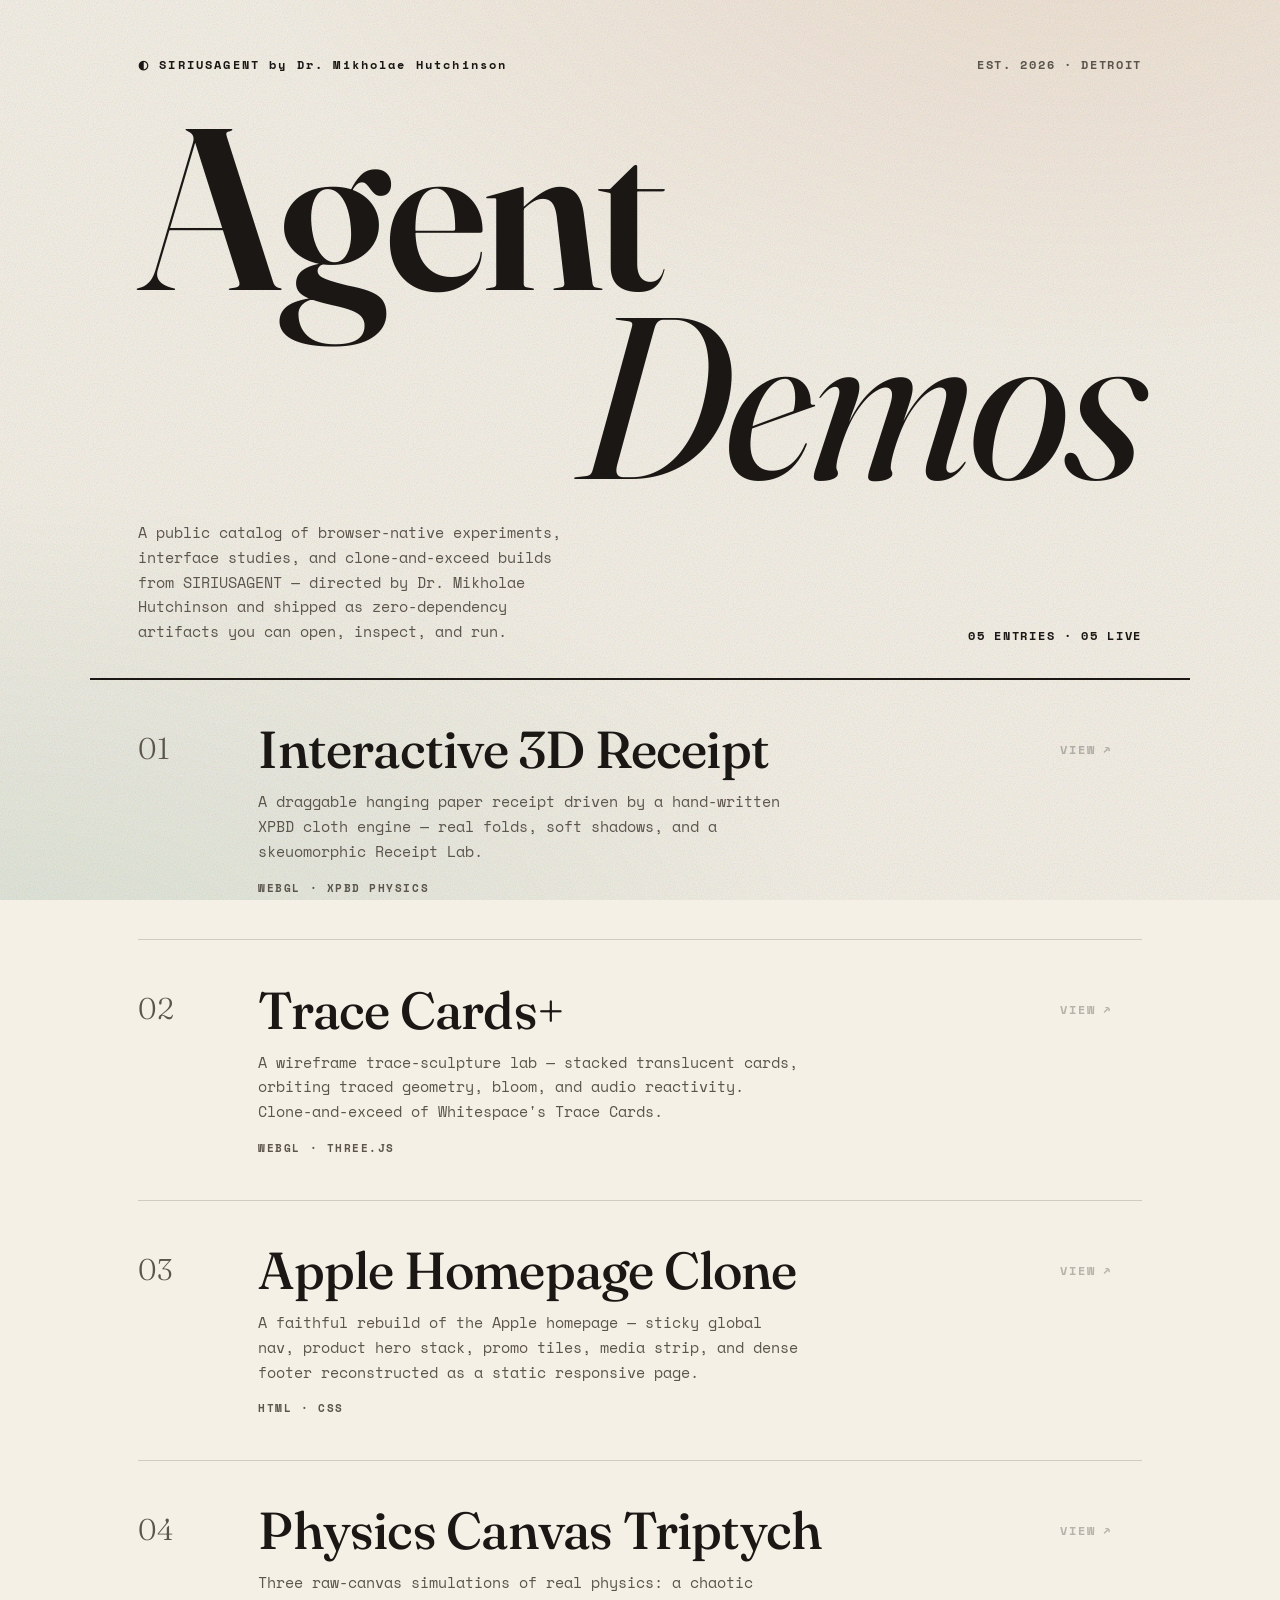
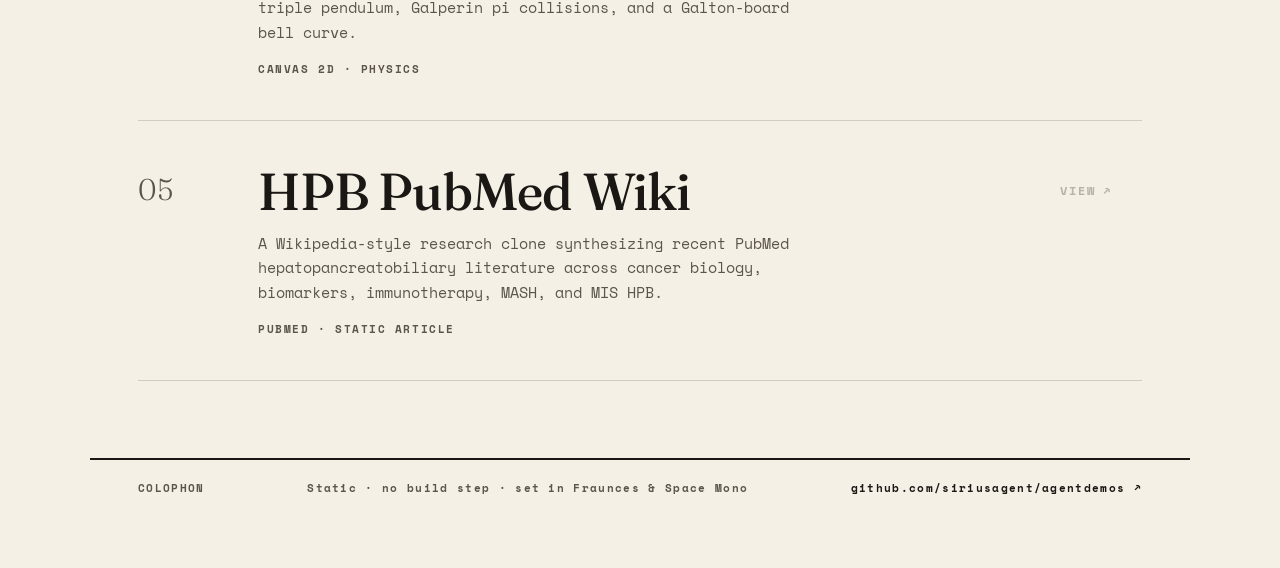
<file: index.html>
<!doctype html>
<html lang="en">
<head>
<meta charset="utf-8" />
<meta name="viewport" content="width=device-width, initial-scale=1" />
<title>Agent Demos — A Catalog of Experiments</title>
<meta name="description" content="A curated catalog of interactive experiments built by SiriusAgent — zero-dependency, runnable in the browser." />
<link rel="preconnect" href="https://fonts.googleapis.com" />
<link rel="preconnect" href="https://fonts.gstatic.com" crossorigin />
<link href="https://fonts.googleapis.com/css2?family=Fraunces:ital,opsz,wght@0,9..144,300..900;1,9..144,400..600&family=Space+Mono:ital,wght@0,400;0,700;1,400&display=swap" rel="stylesheet" />
<link rel="stylesheet" href="gallery.css" />
</head>
<body>
<div class="grain" aria-hidden="true"></div>

<header class="masthead">
  <div class="mast-row">
    <span class="mast-mark">◐ SIRIUSAGENT by Dr. Mikholae Hutchinson</span>
    <span class="mast-meta">EST. 2026 · DETROIT</span>
  </div>
  <h1 class="mast-title">
    <span class="l1">Agent</span>
    <span class="l2"><em>Demos</em></span>
  </h1>
  <div class="mast-foot">
    <p class="lede">A public catalog of browser-native experiments, interface studies, and clone-and-exceed builds from SIRIUSAGENT — directed by Dr. Mikholae Hutchinson and shipped as zero-dependency artifacts you can open, inspect, and run.</p>
    <p class="count" id="count">— ENTRIES</p>
  </div>
</header>

<main class="catalog" id="catalog">
  <!-- Entries injected from the manifest below. -->
</main>

<footer class="colophon">
  <span>COLOPHON</span>
  <span>Static · no build step · set in Fraunces &amp; Space&nbsp;Mono</span>
  <a href="https://github.com/siriusagent/agentdemos">github.com/siriusagent/agentdemos ↗</a>
</footer>

<script>
/* Single source of truth. Add an entry = one object. status:"live" links to research/<slug>/; "draft" renders as an upcoming entry. */
const EXHIBITS = [
  {
    slug: "interactive-3d-receipt",
    title: "Interactive 3D Receipt",
    blurb: "A draggable hanging paper receipt driven by a hand-written XPBD cloth engine — real folds, soft shadows, and a skeuomorphic Receipt Lab.",
    medium: "WebGL · XPBD physics",
    accent: "#c8531e",
    status: "live"
  },
  {
    slug: "trace-cards-plus",
    title: "Trace Cards+",
    blurb: "A wireframe trace-sculpture lab — stacked translucent cards, orbiting traced geometry, bloom, and audio reactivity. Clone-and-exceed of Whitespace's Trace Cards.",
    medium: "WebGL · Three.js",
    accent: "#1f7a5a",
    status: "live"
  },
  {
    slug: "apple-homepage-clone",
    title: "Apple Homepage Clone",
    blurb: "A faithful rebuild of the Apple homepage — sticky global nav, product hero stack, promo tiles, media strip, and dense footer reconstructed as a static responsive page.",
    medium: "HTML · CSS",
    accent: "#3a3a3c",
    status: "live"
  },
  {
    slug: "physics-canvas-triptych",
    title: "Physics Canvas Triptych",
    blurb: "Three raw-canvas simulations of real physics: a chaotic triple pendulum, Galperin pi collisions, and a Galton-board bell curve.",
    medium: "Canvas 2D · Physics",
    accent: "#65f6ff",
    status: "live"
  },
  {
    slug: "hpb-pubmed-wiki",
    title: "HPB PubMed Wiki",
    blurb: "A Wikipedia-style research clone synthesizing recent PubMed hepatopancreatobiliary literature across cancer biology, biomarkers, immunotherapy, MASH, and MIS HPB.",
    medium: "PubMed · Static article",
    accent: "#3366cc",
    status: "live"
  }
];

const catalog = document.getElementById("catalog");
const liveN = EXHIBITS.filter(e => e.status === "live").length;
document.getElementById("count").textContent =
  String(EXHIBITS.length).padStart(2, "0") + " ENTRIES · " + String(liveN).padStart(2, "0") + " LIVE";

EXHIBITS.forEach((ex, i) => {
  const live = ex.status === "live";
  const el = document.createElement(live ? "a" : "div");
  el.className = "entry" + (live ? "" : " entry--draft");
  if (live) el.href = "research/" + ex.slug + "/";
  el.style.setProperty("--accent", ex.accent);
  el.style.setProperty("--delay", (i * 90) + "ms");
  el.innerHTML =
    '<span class="stripe" aria-hidden="true"></span>' +
    '<span class="num">' + String(i + 1).padStart(2, "0") + '</span>' +
    '<div class="body">' +
      '<div class="head">' +
        '<h2>' + ex.title + '</h2>' +
        '<span class="cta">' + (live ? 'VIEW <span class="arr">↗</span>' : 'SOON') + '</span>' +
      '</div>' +
      '<p class="desc">' + ex.blurb + '</p>' +
      '<span class="medium">' + ex.medium + '</span>' +
    '</div>';
  catalog.appendChild(el);
});
</script>
</body>
</html>
</file>
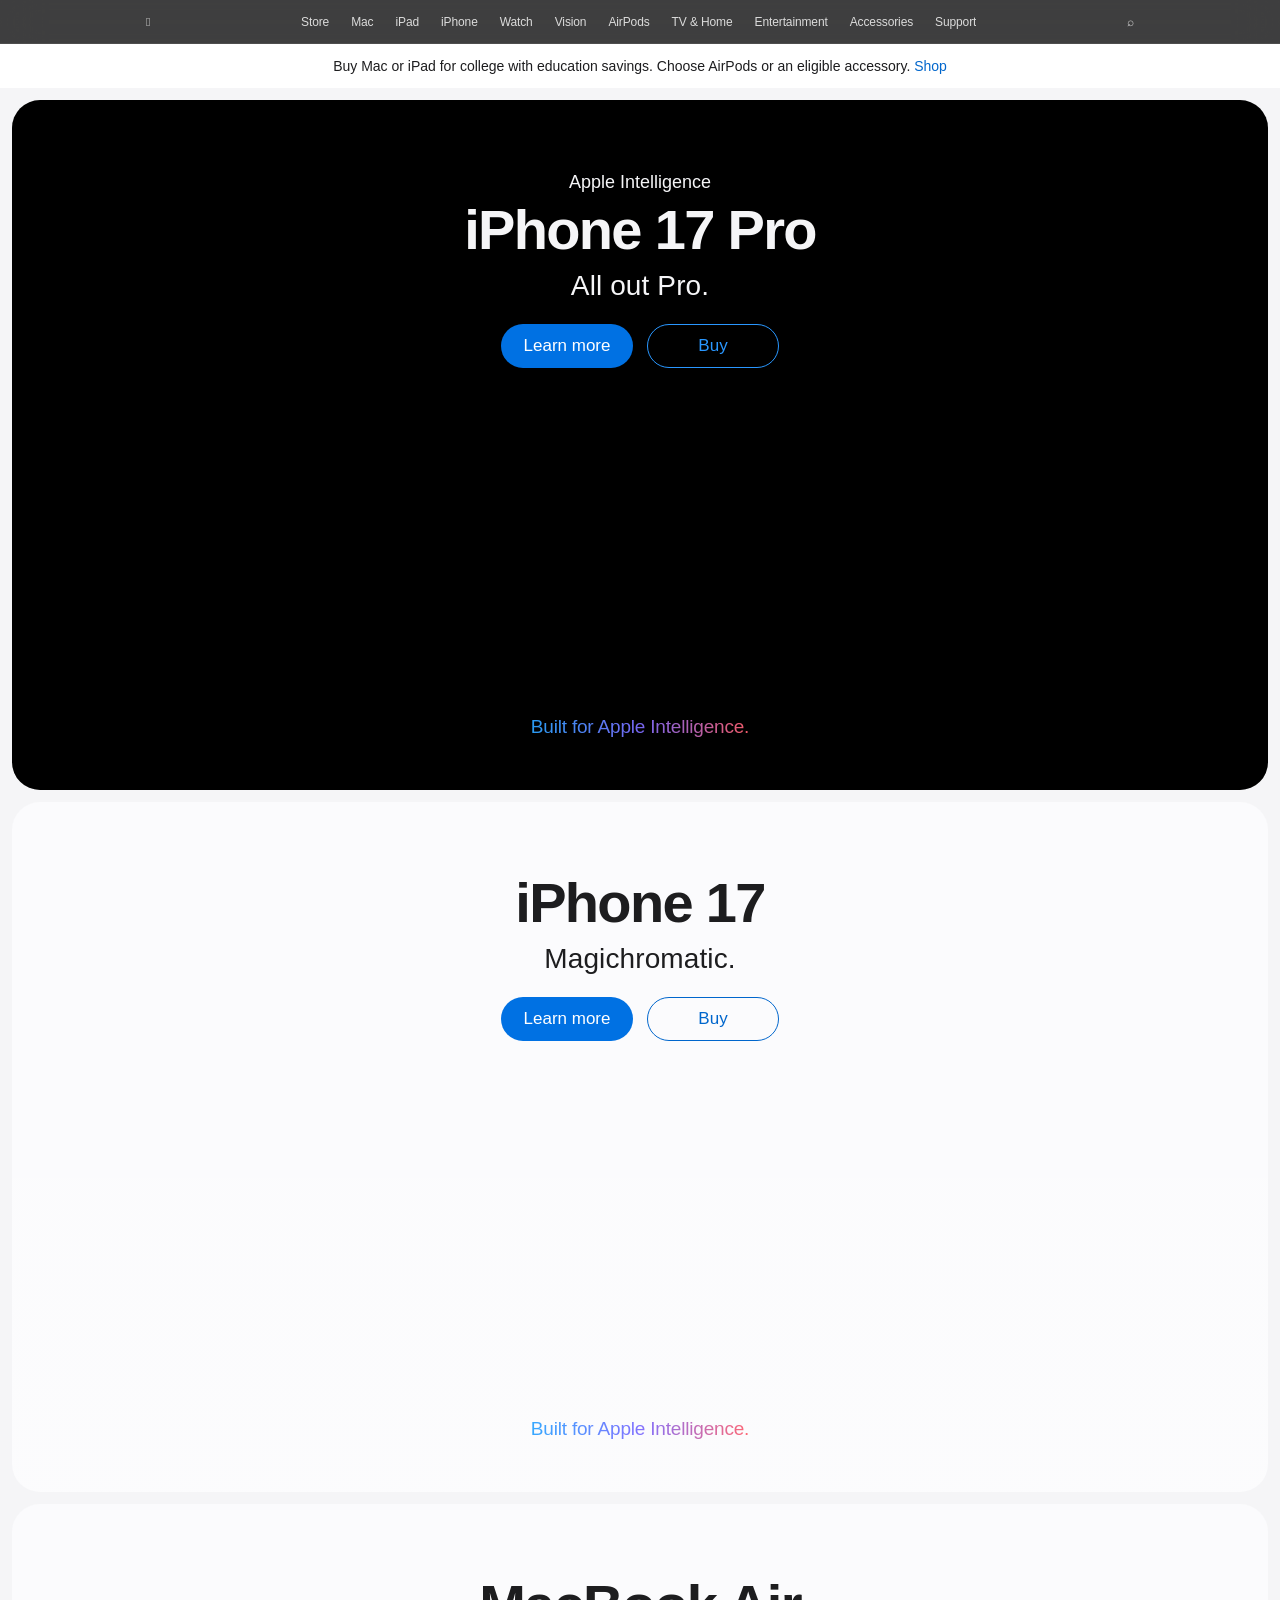
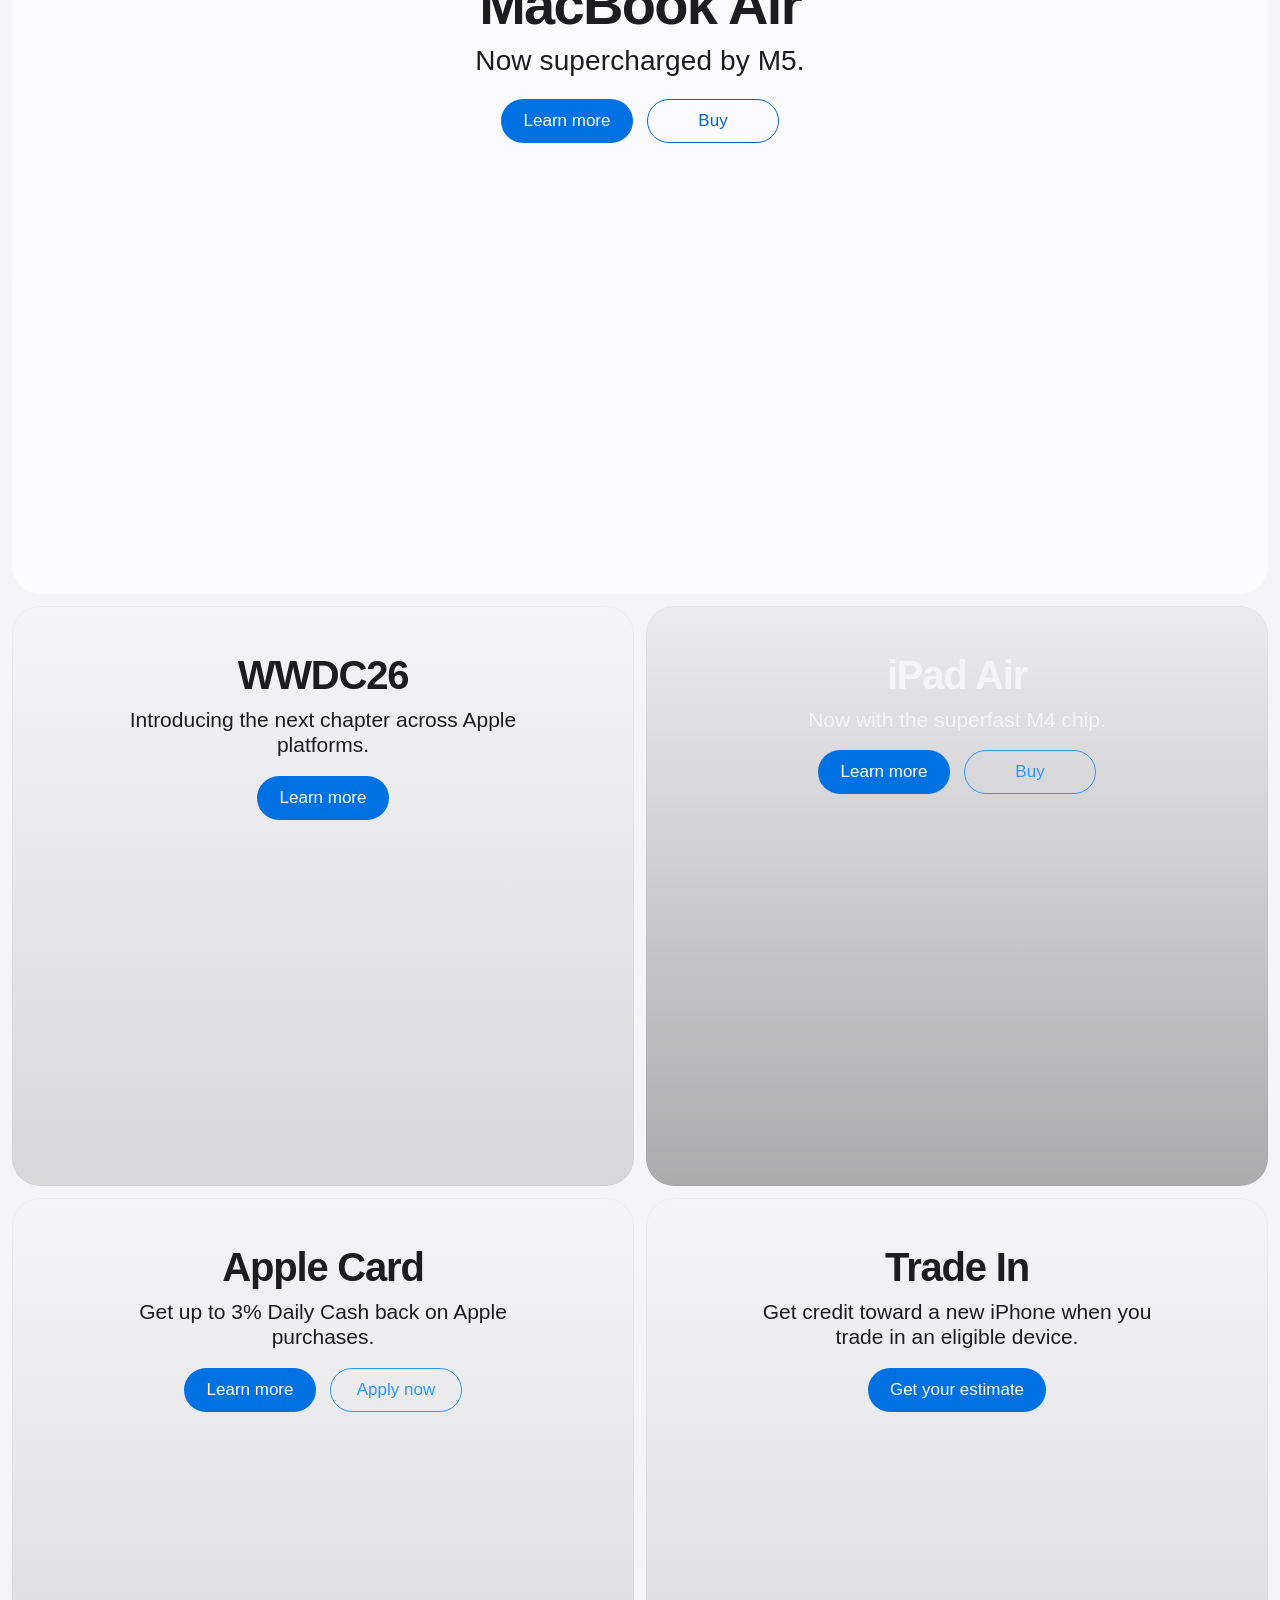
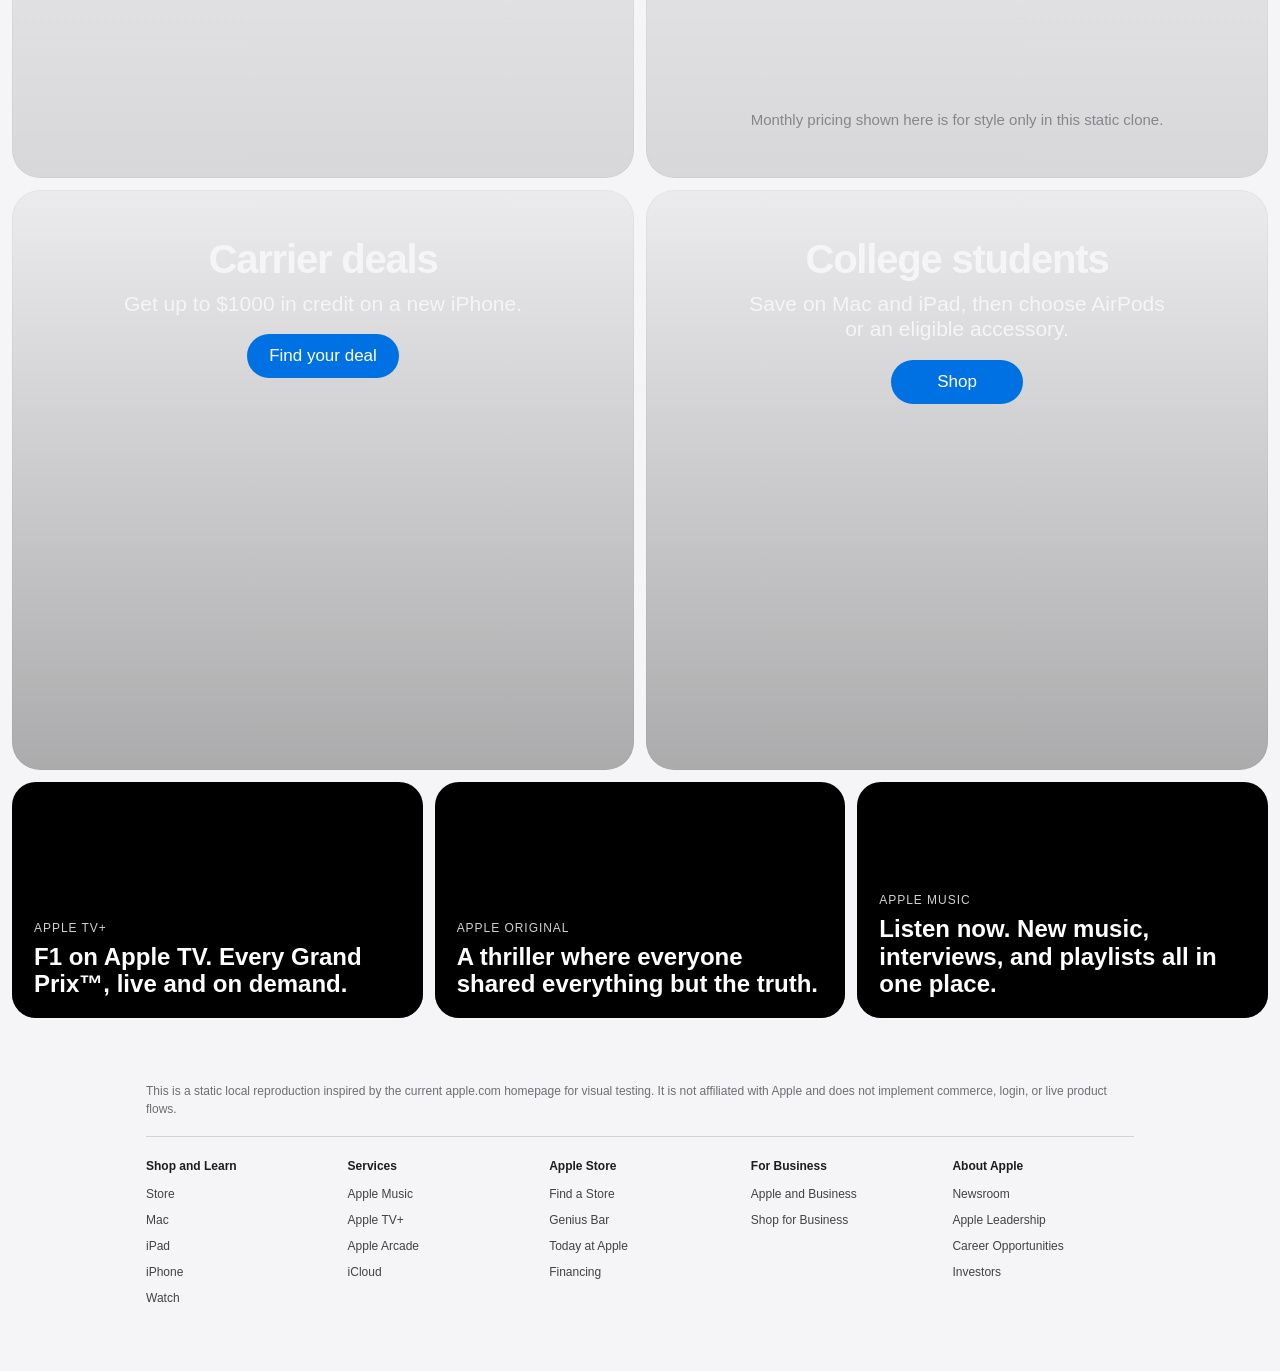
<file: research/apple-homepage-clone/index.html>
<!DOCTYPE html>
<html lang="en">
<head>
  <meta charset="UTF-8" />
  <meta name="viewport" content="width=device-width, initial-scale=1.0" />
  <title>Apple — Clone</title>
  <style>
    :root {
      --bg: #f5f5f7;
      --text: #1d1d1f;
      --muted: #6e6e73;
      --blue: #06c;
      --card: #ffffff;
      --dark: #000000;
      --light: #fbfbfd;
      --border: rgba(0, 0, 0, 0.08);
      --nav: rgba(22, 22, 23, 0.82);
    }

    * { box-sizing: border-box; }

    html { scroll-behavior: smooth; }

    body {
      margin: 0;
      background: var(--bg);
      color: var(--text);
      font-family: -apple-system, BlinkMacSystemFont, "SF Pro Display", "SF Pro Text", "Segoe UI", sans-serif;
      -webkit-font-smoothing: antialiased;
      text-rendering: optimizeLegibility;
    }

    a {
      color: inherit;
      text-decoration: none;
    }

    img {
      display: block;
      max-width: 100%;
    }

    .topnav {
      position: sticky;
      top: 0;
      z-index: 20;
      height: 44px;
      background: var(--nav);
      backdrop-filter: saturate(180%) blur(20px);
      color: rgba(255,255,255,0.92);
      border-bottom: 1px solid rgba(255,255,255,0.08);
    }

    .topnav-inner {
      max-width: 1024px;
      margin: 0 auto;
      height: 100%;
      display: flex;
      align-items: center;
      justify-content: space-between;
      gap: 18px;
      padding: 0 18px;
      font-size: 12px;
      letter-spacing: -0.01em;
    }

    .nav-links {
      display: flex;
      gap: 22px;
      align-items: center;
      white-space: nowrap;
      overflow: hidden;
    }

    .nav-links a,
    .nav-icon {
      opacity: 0.88;
      transition: opacity 140ms ease, transform 140ms ease;
    }

    .nav-links a:hover,
    .nav-icon:hover {
      opacity: 1;
      transform: translateY(-1px);
    }

    .promo-bar {
      background: #ffffff;
      text-align: center;
      padding: 14px 16px;
      font-size: 14px;
      color: #1d1d1f;
    }

    .promo-bar a {
      color: var(--blue);
    }

    .hero-stack {
      display: grid;
      gap: 12px;
      padding: 12px;
    }

    .hero {
      position: relative;
      min-height: 690px;
      border-radius: 28px;
      overflow: hidden;
      background-position: center;
      background-size: cover;
      background-repeat: no-repeat;
      isolation: isolate;
    }

    .hero::after {
      content: "";
      position: absolute;
      inset: 0;
      background: linear-gradient(to bottom, rgba(0,0,0,0.04), rgba(0,0,0,0.28));
      z-index: 0;
    }

    .hero.light::after {
      background: linear-gradient(to bottom, rgba(255,255,255,0.06), rgba(255,255,255,0.18));
    }

    .hero-content {
      position: relative;
      z-index: 1;
      height: 100%;
      display: flex;
      flex-direction: column;
      align-items: center;
      text-align: center;
      padding: 72px 24px 52px;
    }

    .hero.dark { color: #f5f5f7; background-color: #000; }
    .hero.light { color: #1d1d1f; background-color: #fbfbfd; }

    .eyebrow {
      font-size: 18px;
      margin-bottom: 8px;
      opacity: 0.92;
      transform: translateY(20px);
      animation: rise 800ms ease forwards;
    }

    .headline {
      font-size: clamp(42px, 6vw, 56px);
      line-height: 1.04;
      letter-spacing: -0.03em;
      font-weight: 600;
      margin: 0;
      transform: translateY(20px);
      animation: rise 850ms ease forwards;
    }

    .subhead {
      margin-top: 10px;
      font-size: clamp(21px, 2.8vw, 28px);
      line-height: 1.18;
      letter-spacing: 0.004em;
      font-weight: 400;
      max-width: 700px;
      transform: translateY(20px);
      animation: rise 900ms ease forwards;
    }

    .hero-actions {
      display: flex;
      gap: 14px;
      flex-wrap: wrap;
      justify-content: center;
      margin-top: 22px;
      transform: translateY(20px);
      animation: rise 950ms ease forwards;
    }

    .button {
      display: inline-flex;
      align-items: center;
      justify-content: center;
      min-width: 132px;
      height: 44px;
      padding: 0 22px;
      border-radius: 999px;
      font-size: 17px;
      font-weight: 400;
      transition: transform 180ms ease, opacity 180ms ease, background 180ms ease;
    }

    .button:hover {
      transform: scale(1.03);
    }

    .button.primary {
      background: #0071e3;
      color: white;
    }

    .button.secondary {
      border: 1px solid #2997ff;
      color: #2997ff;
      background: transparent;
    }

    .hero.dark .button.secondary {
      border-color: #2997ff;
      color: #2997ff;
    }

    .hero.light .button.secondary {
      color: #06c;
      border-color: #06c;
    }

    .hero-footnote {
      margin-top: auto;
      font-size: 19px;
      font-weight: 500;
      letter-spacing: -0.01em;
      background: linear-gradient(90deg, #2ca4ff, #7c6cff, #ff5f6d);
      -webkit-background-clip: text;
      background-clip: text;
      color: transparent;
      opacity: 0.95;
    }

    .promo-grid {
      display: grid;
      grid-template-columns: repeat(2, minmax(0, 1fr));
      gap: 12px;
      padding: 0 12px 12px;
    }

    .promo {
      position: relative;
      min-height: 580px;
      border-radius: 28px;
      overflow: hidden;
      background-position: center;
      background-size: cover;
      background-repeat: no-repeat;
      color: #1d1d1f;
      transform: translateY(0);
      transition: transform 220ms ease, box-shadow 220ms ease;
      box-shadow: 0 0 0 1px rgba(0,0,0,0.03) inset;
    }

    .promo:hover {
      transform: translateY(-4px);
      box-shadow: 0 18px 36px rgba(0,0,0,0.12);
    }

    .promo.dark {
      color: #f5f5f7;
    }

    .promo::after {
      content: "";
      position: absolute;
      inset: 0;
      background: linear-gradient(to bottom, rgba(255,255,255,0.02), rgba(0,0,0,0.12));
    }

    .promo.dark::after {
      background: linear-gradient(to bottom, rgba(0,0,0,0.04), rgba(0,0,0,0.3));
    }

    .promo-content {
      position: relative;
      z-index: 1;
      height: 100%;
      display: flex;
      flex-direction: column;
      align-items: center;
      text-align: center;
      padding: 48px 26px;
    }

    .promo h3 {
      margin: 0;
      font-size: clamp(32px, 4vw, 40px);
      line-height: 1.08;
      letter-spacing: -0.03em;
    }

    .promo p {
      margin: 10px 0 0;
      font-size: 21px;
      line-height: 1.2;
      max-width: 420px;
    }

    .promo .hero-actions {
      margin-top: 18px;
    }

    .ribbon {
      margin-top: auto;
      font-size: 15px;
      color: #86868b;
      max-width: 500px;
      line-height: 1.35;
    }

    .carousel {
      padding: 0 12px 18px;
      overflow: hidden;
    }

    .carousel-track {
      display: grid;
      grid-auto-flow: column;
      grid-auto-columns: minmax(290px, 420px);
      gap: 12px;
      overflow-x: auto;
      padding-bottom: 8px;
      scroll-snap-type: x proximity;
    }

    .carousel-card {
      position: relative;
      min-height: 236px;
      border-radius: 24px;
      overflow: hidden;
      background: #000;
      color: white;
      scroll-snap-align: start;
      background-size: cover;
      background-position: center;
    }

    .carousel-card::after {
      content: "";
      position: absolute;
      inset: 0;
      background: linear-gradient(to top, rgba(0,0,0,0.68), rgba(0,0,0,0.12));
    }

    .carousel-copy {
      position: absolute;
      z-index: 1;
      left: 22px;
      right: 22px;
      bottom: 20px;
    }

    .carousel-kicker {
      font-size: 12px;
      letter-spacing: 0.08em;
      text-transform: uppercase;
      opacity: 0.82;
      margin-bottom: 8px;
    }

    .carousel-title {
      font-size: 24px;
      line-height: 1.15;
      font-weight: 600;
    }

    .footer {
      padding: 26px 18px 56px;
      color: #6e6e73;
      font-size: 12px;
      line-height: 1.5;
      max-width: 1024px;
      margin: 0 auto;
    }

    .footer hr {
      border: 0;
      border-top: 1px solid #d2d2d7;
      margin: 18px 0;
    }

    .footer-grid {
      display: grid;
      grid-template-columns: repeat(5, minmax(0, 1fr));
      gap: 20px;
      margin-top: 20px;
    }

    .footer h4 {
      margin: 0 0 10px;
      color: #1d1d1f;
      font-size: 12px;
    }

    .footer ul {
      list-style: none;
      padding: 0;
      margin: 0;
    }

    .footer li {
      margin: 0 0 8px;
    }

    .footer a {
      color: #424245;
    }

    .reveal {
      opacity: 0;
      transform: translateY(34px);
      transition: opacity 700ms ease, transform 700ms ease;
    }

    .reveal.visible {
      opacity: 1;
      transform: translateY(0);
    }

    @keyframes rise {
      to {
        opacity: 1;
        transform: translateY(0);
      }
    }

    @media (max-width: 900px) {
      .promo-grid {
        grid-template-columns: 1fr;
      }

      .footer-grid {
        grid-template-columns: repeat(2, minmax(0, 1fr));
      }
    }

    @media (max-width: 760px) {
      .topnav-inner {
        justify-content: space-between;
      }

      .nav-links {
        gap: 14px;
        font-size: 11px;
      }

      .hero,
      .promo {
        min-height: 560px;
        border-radius: 22px;
      }

      .hero-content,
      .promo-content {
        padding-left: 20px;
        padding-right: 20px;
      }

      .carousel-track {
        grid-auto-columns: 86vw;
      }
    }

    @media (max-width: 560px) {
      .nav-links a:nth-child(n+6) {
        display: none;
      }

      .promo-bar {
        font-size: 13px;
      }

      .hero-stack,
      .promo-grid,
      .carousel {
        padding-left: 8px;
        padding-right: 8px;
      }

      .hero,
      .promo {
        min-height: 500px;
        border-radius: 18px;
      }

      .button {
        min-width: 118px;
        height: 40px;
        font-size: 15px;
      }

      .footer-grid {
        grid-template-columns: 1fr;
      }
    }
  </style>
</head>
<body>
  <header class="topnav">
    <div class="topnav-inner">
      <div class="nav-icon"></div>
      <nav class="nav-links" aria-label="Primary">
        <a href="#">Store</a>
        <a href="#">Mac</a>
        <a href="#">iPad</a>
        <a href="#">iPhone</a>
        <a href="#">Watch</a>
        <a href="#">Vision</a>
        <a href="#">AirPods</a>
        <a href="#">TV &amp; Home</a>
        <a href="#">Entertainment</a>
        <a href="#">Accessories</a>
        <a href="#">Support</a>
      </nav>
      <div class="nav-icon">⌕</div>
    </div>
  </header>

  <div class="promo-bar">
    Buy Mac or iPad for college with education savings. Choose AirPods or an eligible accessory. <a href="#">Shop</a>
  </div>

  <main>
    <section class="hero-stack">
      <article class="hero dark" style="background-image:url('https://www.apple.com/v/home/cm/images/heroes/iphone-17-pro/hero_iphone_17_pro__bknyzxfk2agi_large.jpg');">
        <div class="hero-content">
          <div class="eyebrow">Apple Intelligence</div>
          <h1 class="headline">iPhone 17 Pro</h1>
          <div class="subhead">All out Pro.</div>
          <div class="hero-actions">
            <a class="button primary" href="#">Learn more</a>
            <a class="button secondary" href="#">Buy</a>
          </div>
          <div class="hero-footnote">Built for Apple Intelligence.</div>
        </div>
      </article>

      <article class="hero light" style="background-image:url('https://www.apple.com/v/home/cm/images/heroes/iphone-17/hero_iphone_17__c5vvimu9a20y_large.jpg');">
        <div class="hero-content">
          <h1 class="headline">iPhone 17</h1>
          <div class="subhead">Magichromatic.</div>
          <div class="hero-actions">
            <a class="button primary" href="#">Learn more</a>
            <a class="button secondary" href="#">Buy</a>
          </div>
          <div class="hero-footnote">Built for Apple Intelligence.</div>
        </div>
      </article>

      <article class="hero light" style="background-image:url('https://www.apple.com/v/home/cm/images/heroes/macbook-air-m5/hero_macbook_air_m5__w2bjb22ky7my_large.jpg'); background-position:center bottom;">
        <div class="hero-content">
          <h1 class="headline">MacBook Air</h1>
          <div class="subhead">Now supercharged by M5.</div>
          <div class="hero-actions">
            <a class="button primary" href="#">Learn more</a>
            <a class="button secondary" href="#">Buy</a>
          </div>
        </div>
      </article>
    </section>

    <section class="promo-grid">
      <article class="promo reveal" style="background-image:url('https://www.apple.com/v/home/cn/images/promos/wwdc26-announce/promo_wwdc26_announce_b__b58bcmqvfwia_large.jpg'); background-position:center;">
        <div class="promo-content">
          <h3>WWDC26</h3>
          <p>Introducing the next chapter across Apple platforms.</p>
          <div class="hero-actions">
            <a class="button primary" href="#">Learn more</a>
          </div>
        </div>
      </article>

      <article class="promo dark reveal" style="background-image:url('https://www.apple.com/v/home/cm/images/promos/ipad-air-m4/promo_ipad_air_m4__f9ie3h3pzr6m_large.jpg');">
        <div class="promo-content">
          <h3>iPad Air</h3>
          <p>Now with the superfast M4 chip.</p>
          <div class="hero-actions">
            <a class="button primary" href="#">Learn more</a>
            <a class="button secondary" href="#">Buy</a>
          </div>
        </div>
      </article>

      <article class="promo reveal" style="background-image:url('https://www.apple.com/v/home/cn/images/promos/apple-card-airpods/promo_apple_card_airpods__cq0gu2a9hxkm_large.jpg');">
        <div class="promo-content">
          <h3>Apple Card</h3>
          <p>Get up to 3% Daily Cash back on Apple purchases.</p>
          <div class="hero-actions">
            <a class="button primary" href="#">Learn more</a>
            <a class="button secondary" href="#">Apply now</a>
          </div>
        </div>
      </article>

      <article class="promo reveal" style="background-image:url('https://www.apple.com/v/home/cm/images/promos/iphone-tradein/promo_iphone_tradein__bugw15ka691e_large.jpg');">
        <div class="promo-content">
          <h3>Trade In</h3>
          <p>Get credit toward a new iPhone when you trade in an eligible device.</p>
          <div class="hero-actions">
            <a class="button primary" href="#">Get your estimate</a>
          </div>
          <div class="ribbon">Monthly pricing shown here is for style only in this static clone.</div>
        </div>
      </article>

      <article class="promo dark reveal" style="background-image:url('https://www.apple.com/v/home/cm/images/promos/carriers/promo_carrier__e0izvxwqosgi_large.jpg');">
        <div class="promo-content">
          <h3>Carrier deals</h3>
          <p>Get up to $1000 in credit on a new iPhone.</p>
          <div class="hero-actions">
            <a class="button primary" href="#">Find your deal</a>
          </div>
        </div>
      </article>

      <article class="promo dark reveal" style="background-image:url('https://www.apple.com/v/home/cn/images/promos/college-students-2026/promo_college_students__bxqdcoxgjzw2_large.jpg');">
        <div class="promo-content">
          <h3>College students</h3>
          <p>Save on Mac and iPad, then choose AirPods or an eligible accessory.</p>
          <div class="hero-actions">
            <a class="button primary" href="#">Shop</a>
          </div>
        </div>
      </article>
    </section>

    <section class="carousel">
      <div class="carousel-track">
        <article class="carousel-card" style="background-image:url('https://is1-ssl.mzstatic.com/image/thumb/Features/v4/5d/6b/8a/5d6b8a24-1ba8-6a08-8596-47d0cadacd5d/fc3f421a-0ae3-48fa-9cfc-bf3c4f6240e2.png/1250x668sr.jpg');">
          <div class="carousel-copy">
            <div class="carousel-kicker">Apple TV+</div>
            <div class="carousel-title">F1 on Apple TV. Every Grand Prix™, live and on demand.</div>
          </div>
        </article>
        <article class="carousel-card" style="background-image:url('https://is1-ssl.mzstatic.com/image/thumb/zFsLjGWiewkBj8SFd-VBnw/1250x668sr.jpg');">
          <div class="carousel-copy">
            <div class="carousel-kicker">Apple Original</div>
            <div class="carousel-title">A thriller where everyone shared everything but the truth.</div>
          </div>
        </article>
        <article class="carousel-card" style="background-image:url('https://is1-ssl.mzstatic.com/image/thumb/Features221/v4/f0/ac/1e/f0ac1e58-0027-49d0-378e-68470edfb0ec/3b7d6fac-0061-401c-9716-742245053fd0.png/220x54.png'); background-size:cover; background-position:center;">
          <div class="carousel-copy">
            <div class="carousel-kicker">Apple Music</div>
            <div class="carousel-title">Listen now. New music, interviews, and playlists all in one place.</div>
          </div>
        </article>
      </div>
    </section>
  </main>

  <footer class="footer">
    <p>This is a static local reproduction inspired by the current apple.com homepage for visual testing. It is not affiliated with Apple and does not implement commerce, login, or live product flows.</p>
    <hr />
    <div class="footer-grid">
      <div>
        <h4>Shop and Learn</h4>
        <ul>
          <li><a href="#">Store</a></li>
          <li><a href="#">Mac</a></li>
          <li><a href="#">iPad</a></li>
          <li><a href="#">iPhone</a></li>
          <li><a href="#">Watch</a></li>
        </ul>
      </div>
      <div>
        <h4>Services</h4>
        <ul>
          <li><a href="#">Apple Music</a></li>
          <li><a href="#">Apple TV+</a></li>
          <li><a href="#">Apple Arcade</a></li>
          <li><a href="#">iCloud</a></li>
        </ul>
      </div>
      <div>
        <h4>Apple Store</h4>
        <ul>
          <li><a href="#">Find a Store</a></li>
          <li><a href="#">Genius Bar</a></li>
          <li><a href="#">Today at Apple</a></li>
          <li><a href="#">Financing</a></li>
        </ul>
      </div>
      <div>
        <h4>For Business</h4>
        <ul>
          <li><a href="#">Apple and Business</a></li>
          <li><a href="#">Shop for Business</a></li>
        </ul>
      </div>
      <div>
        <h4>About Apple</h4>
        <ul>
          <li><a href="#">Newsroom</a></li>
          <li><a href="#">Apple Leadership</a></li>
          <li><a href="#">Career Opportunities</a></li>
          <li><a href="#">Investors</a></li>
        </ul>
      </div>
    </div>
  </footer>

  <script>
    const observer = new IntersectionObserver((entries) => {
      for (const entry of entries) {
        if (entry.isIntersecting) {
          entry.target.classList.add('visible');
        }
      }
    }, { threshold: 0.14 });

    document.querySelectorAll('.reveal').forEach((el) => observer.observe(el));
  </script>
</body>
</html>
</file>
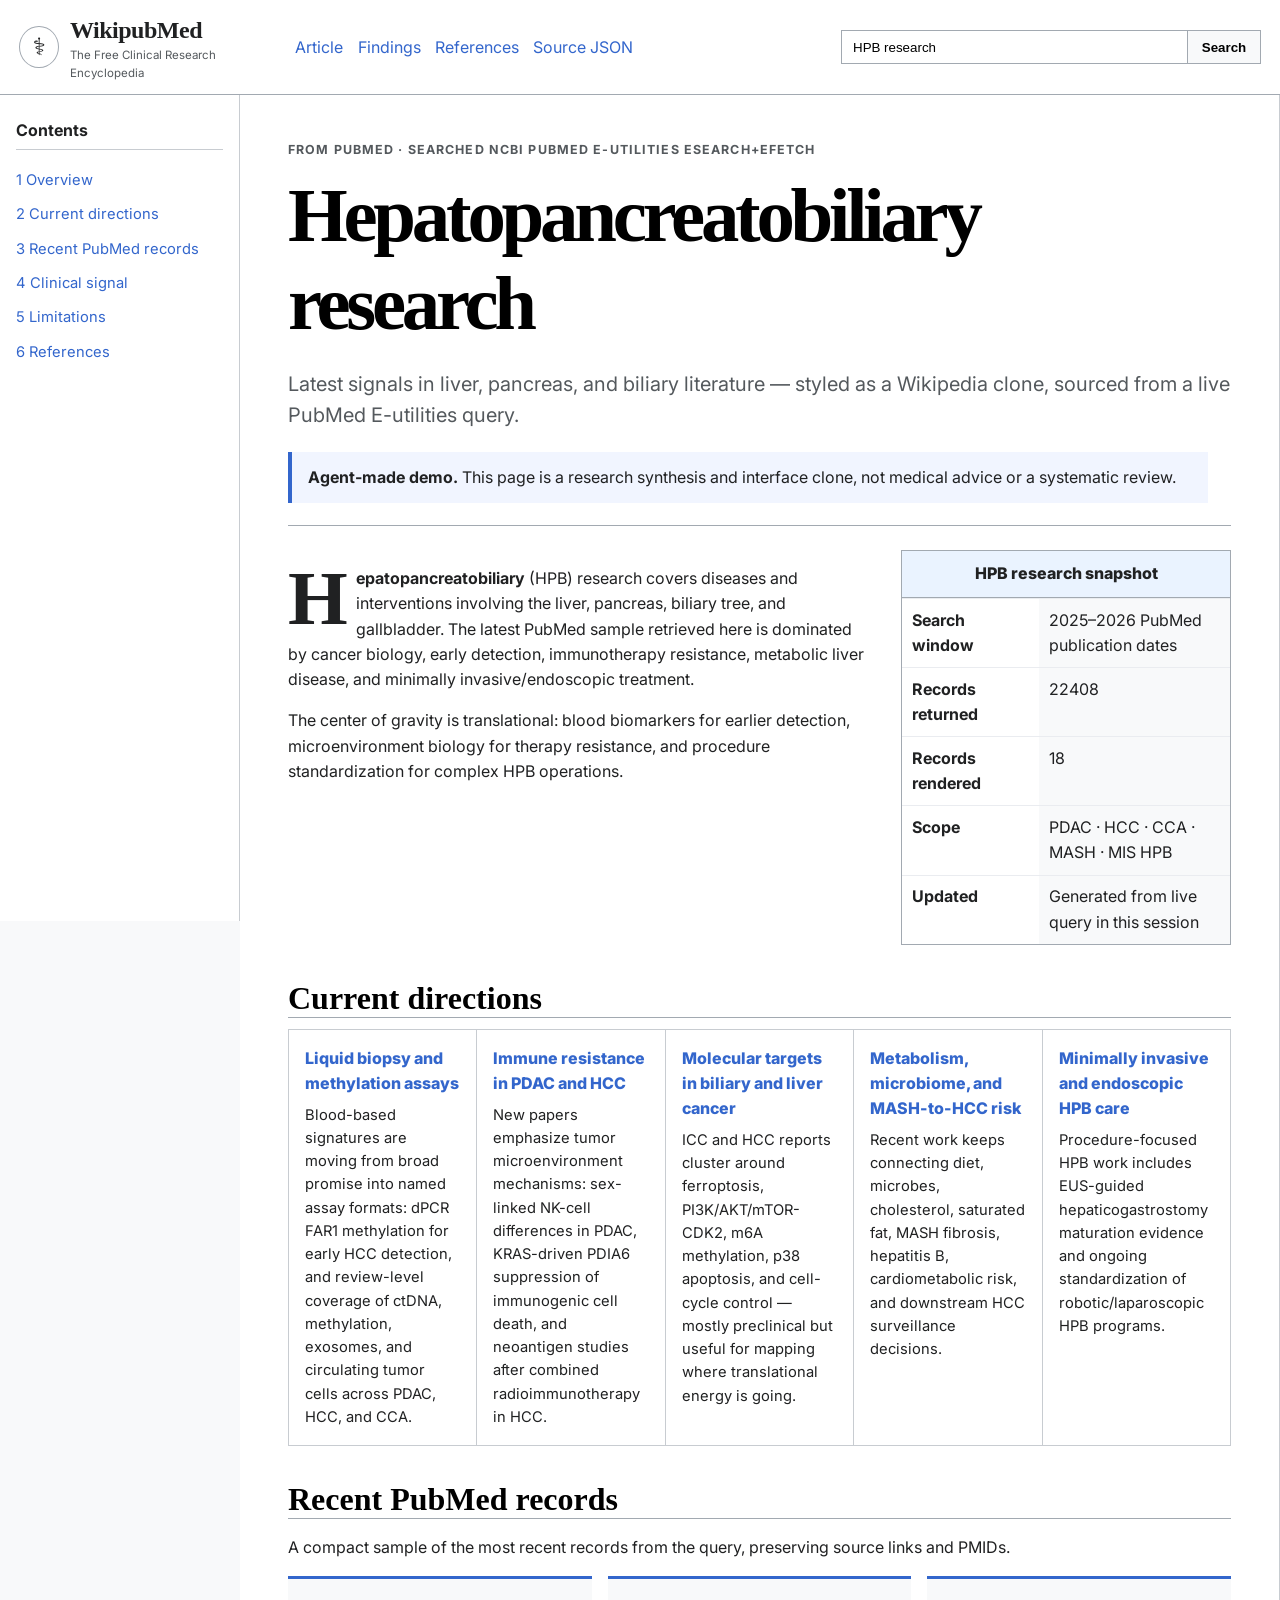
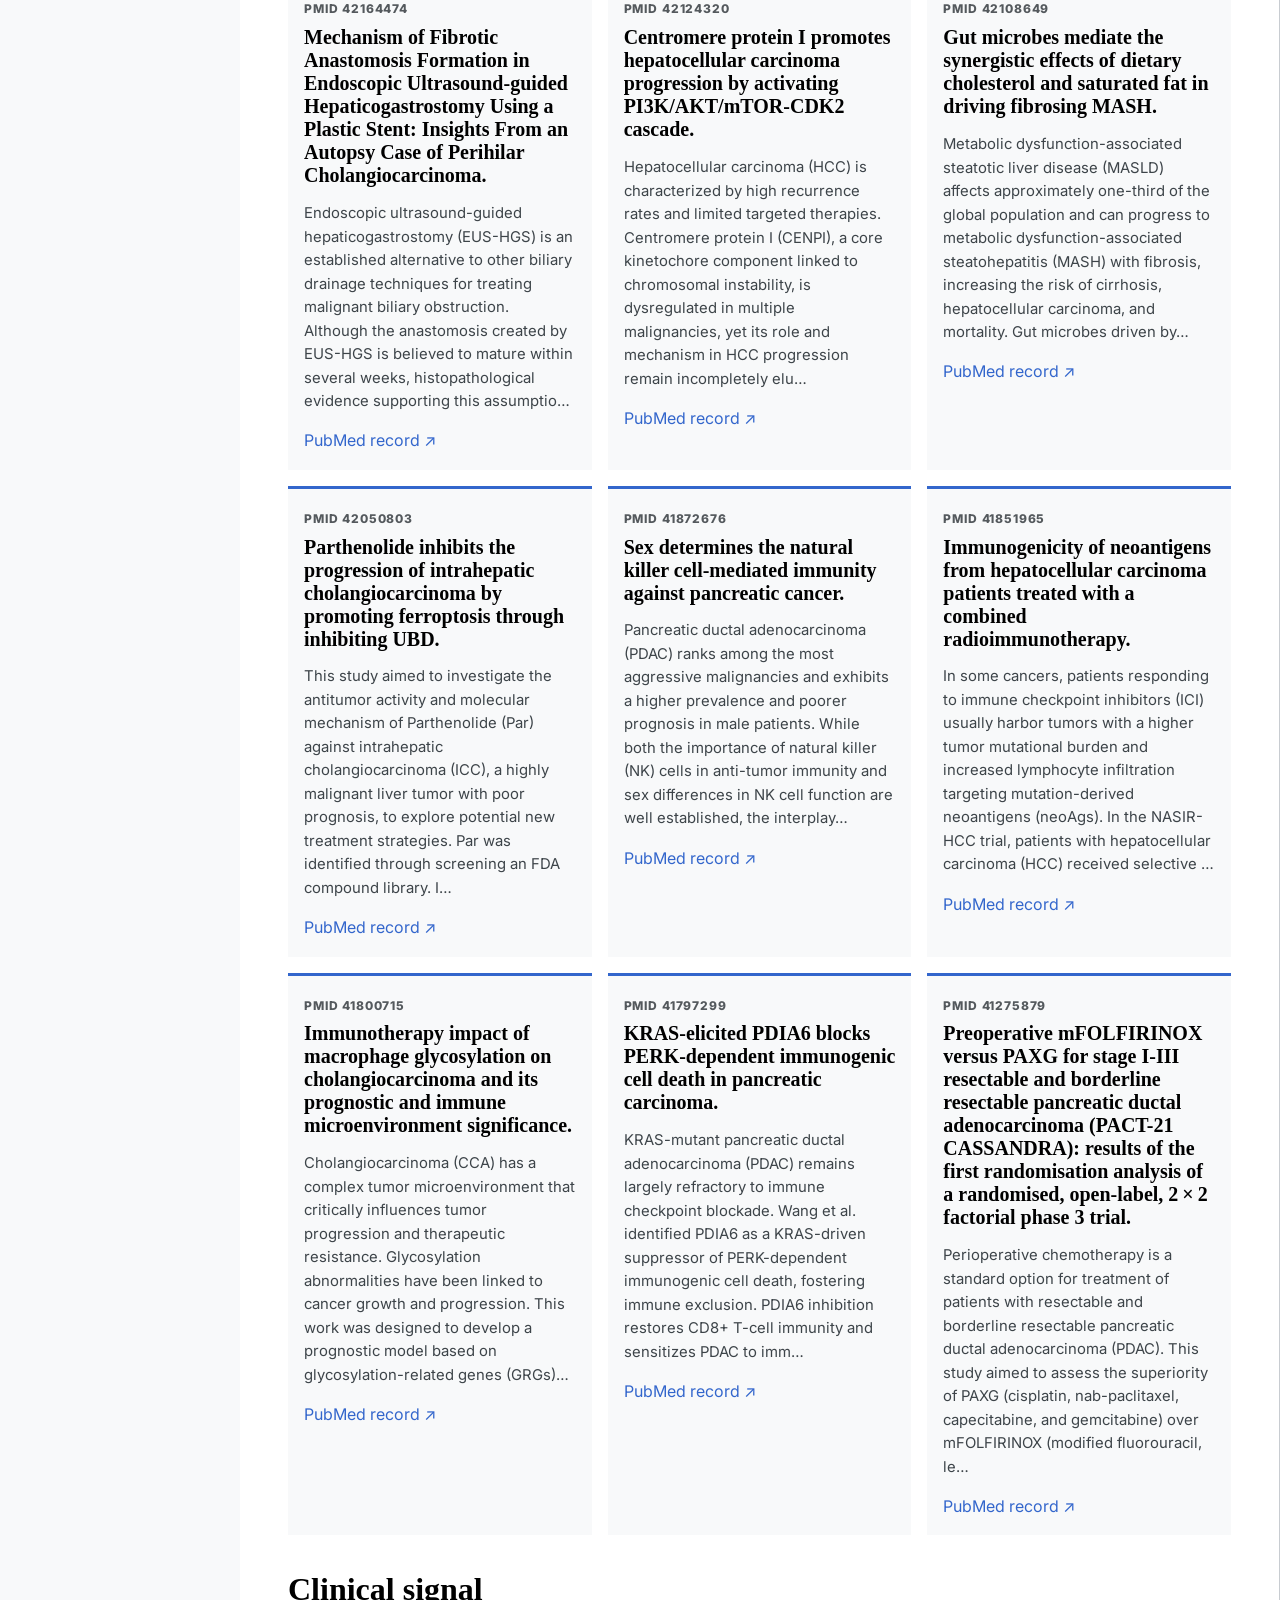
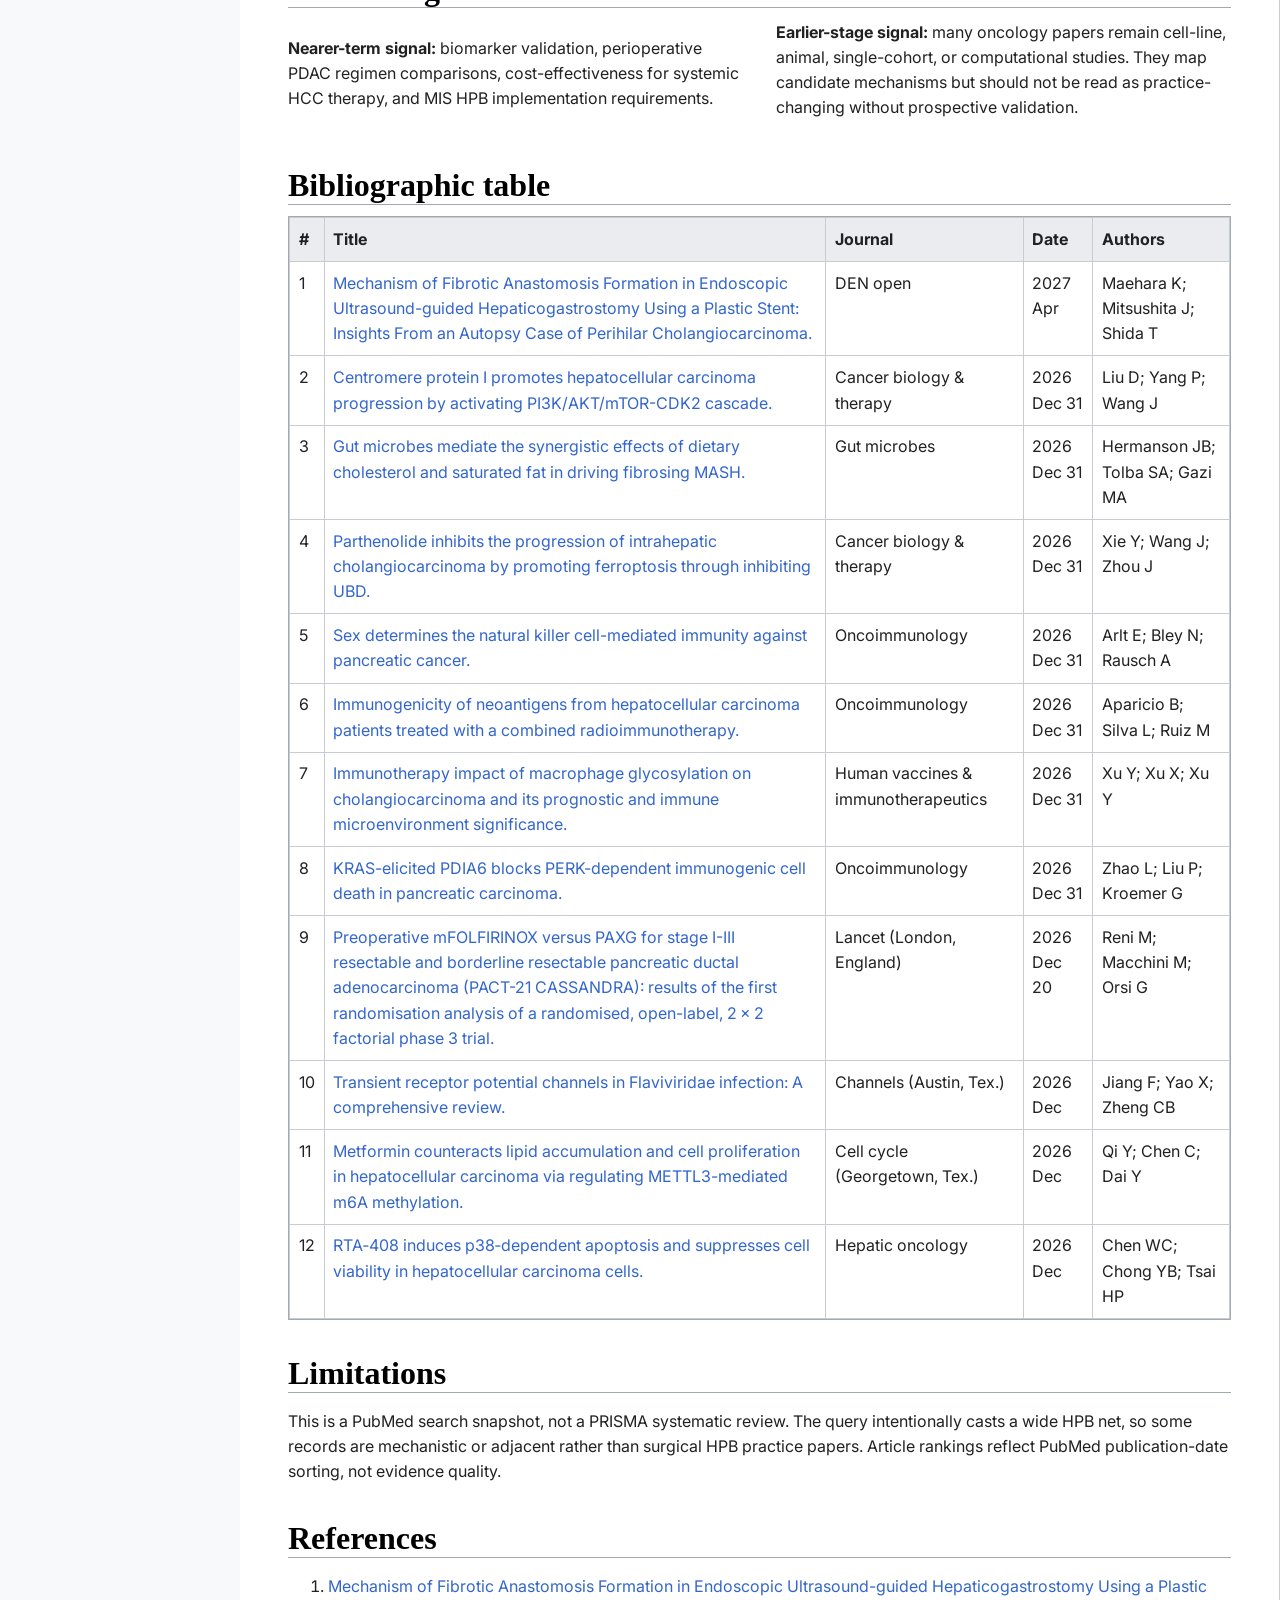
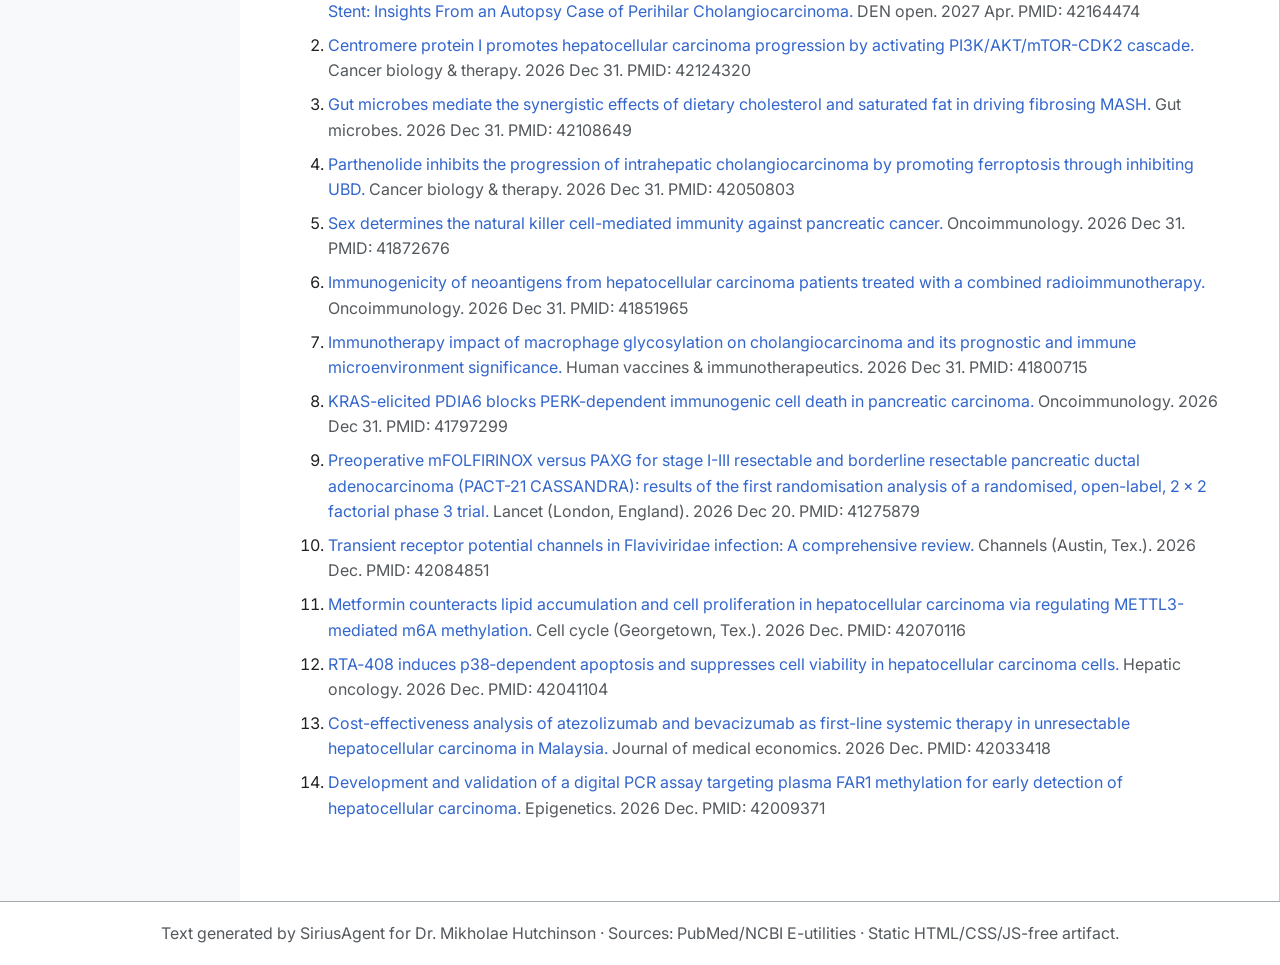
<file: research/hpb-pubmed-wiki/index.html>
<!doctype html>
<html lang="en">
<head>
<meta charset="utf-8" />
<meta name="viewport" content="width=device-width, initial-scale=1" />
<title>HPB Research — PubMed Wiki Clone</title>
<meta name="description" content="A Wikipedia-style clone summarizing latest PubMed HPB research across liver, pancreas, and biliary disease." />
<link rel="preconnect" href="https://fonts.googleapis.com" />
<link rel="preconnect" href="https://fonts.gstatic.com" crossorigin />
<link href="https://fonts.googleapis.com/css2?family=Inter:wght@400;500;600;700;800&family=Linux+Libertine:wght@400;600;700&display=swap" rel="stylesheet" />
<link rel="stylesheet" href="style.css" />
</head>
<body>
<a class="skip" href="#content">Skip to article</a>
<header class="wiki-top">
  <div class="wordmark"><span class="globe">⚕</span><div><strong>WikipubMed</strong><small>The Free Clinical Research Encyclopedia</small></div></div>
  <nav aria-label="Primary"><a href="#overview">Article</a><a href="#findings">Findings</a><a href="#references">References</a><a href="pubmed-findings.json">Source JSON</a></nav>
  <form role="search"><input aria-label="Search WikipubMed" value="HPB research" /><button type="button">Search</button></form>
</header>
<div class="layout">
  <aside class="sidebar" aria-label="Contents">
    <p class="side-title">Contents</p>
    <a href="#overview">1 Overview</a>
    <a href="#current">2 Current directions</a>
    <a href="#findings">3 Recent PubMed records</a>
    <a href="#clinical">4 Clinical signal</a>
    <a href="#limitations">5 Limitations</a>
    <a href="#references">6 References</a>
  </aside>
  <main id="content" class="article">
    <section class="hero" id="overview">
      <p class="kicker">From PubMed · searched NCBI PubMed E-utilities esearch+efetch</p>
      <h1>Hepatopancreatobiliary research</h1>
      <p class="pronunciation">Latest signals in liver, pancreas, and biliary literature — styled as a Wikipedia clone, sourced from a live PubMed E-utilities query.</p>
      <div class="notice"><strong>Agent-made demo.</strong> This page is a research synthesis and interface clone, not medical advice or a systematic review.</div>
    </section>
    <section class="lead-grid">
      <div>
        <p><b>Hepatopancreatobiliary</b> (HPB) research covers diseases and interventions involving the liver, pancreas, biliary tree, and gallbladder. The latest PubMed sample retrieved here is dominated by cancer biology, early detection, immunotherapy resistance, metabolic liver disease, and minimally invasive/endoscopic treatment.</p>
        <p>The center of gravity is translational: blood biomarkers for earlier detection, microenvironment biology for therapy resistance, and procedure standardization for complex HPB operations.</p>
      </div>
      <figure class="infobox">
        <figcaption>HPB research snapshot</figcaption>
        <dl>
          <dt>Search window</dt><dd>2025–2026 PubMed publication dates</dd>
          <dt>Records returned</dt><dd>22408</dd>
          <dt>Records rendered</dt><dd>18</dd>
          <dt>Scope</dt><dd>PDAC · HCC · CCA · MASH · MIS HPB</dd>
          <dt>Updated</dt><dd>Generated from live query in this session</dd>
        </dl>
      </figure>
    </section>
    <section id="current">
      <h2>Current directions</h2>
      <ul class="theme-list"><li><a href="#ref-10">Liquid biopsy and methylation assays</a><p>Blood-based signatures are moving from broad promise into named assay formats: dPCR FAR1 methylation for early HCC detection, and review-level coverage of ctDNA, methylation, exosomes, and circulating tumor cells across PDAC, HCC, and CCA.</p></li>
<li><a href="#ref-5">Immune resistance in PDAC and HCC</a><p>New papers emphasize tumor microenvironment mechanisms: sex-linked NK-cell differences in PDAC, KRAS-driven PDIA6 suppression of immunogenic cell death, and neoantigen studies after combined radioimmunotherapy in HCC.</p></li>
<li><a href="#ref-2">Molecular targets in biliary and liver cancer</a><p>ICC and HCC reports cluster around ferroptosis, PI3K/AKT/mTOR-CDK2, m6A methylation, p38 apoptosis, and cell-cycle control — mostly preclinical but useful for mapping where translational energy is going.</p></li>
<li><a href="#ref-3">Metabolism, microbiome, and MASH-to-HCC risk</a><p>Recent work keeps connecting diet, microbes, cholesterol, saturated fat, MASH fibrosis, hepatitis B, cardiometabolic risk, and downstream HCC surveillance decisions.</p></li>
<li><a href="#ref-1">Minimally invasive and endoscopic HPB care</a><p>Procedure-focused HPB work includes EUS-guided hepaticogastrostomy maturation evidence and ongoing standardization of robotic/laparoscopic HPB programs.</p></li></ul>
    </section>
    <section id="findings">
      <h2>Recent PubMed records</h2>
      <p class="section-note">A compact sample of the most recent records from the query, preserving source links and PMIDs.</p>
      <div class="papers"><article class="paper"><span class="pmid">PMID 42164474</span><h3>Mechanism of Fibrotic Anastomosis Formation in Endoscopic Ultrasound-guided Hepaticogastrostomy Using a Plastic Stent: Insights From an Autopsy Case of Perihilar Cholangiocarcinoma.</h3><p>Endoscopic ultrasound-guided hepaticogastrostomy (EUS-HGS) is an established alternative to other biliary drainage techniques for treating malignant biliary obstruction. Although the anastomosis created by EUS-HGS is believed to mature within several weeks, histopathological evidence supporting this assumptio…</p><a href="https://pubmed.ncbi.nlm.nih.gov/42164474/">PubMed record ↗</a></article>
<article class="paper"><span class="pmid">PMID 42124320</span><h3>Centromere protein I promotes hepatocellular carcinoma progression by activating PI3K/AKT/mTOR-CDK2 cascade.</h3><p>Hepatocellular carcinoma (HCC) is characterized by high recurrence rates and limited targeted therapies. Centromere protein I (CENPI), a core kinetochore component linked to chromosomal instability, is dysregulated in multiple malignancies, yet its role and mechanism in HCC progression remain incompletely elu…</p><a href="https://pubmed.ncbi.nlm.nih.gov/42124320/">PubMed record ↗</a></article>
<article class="paper"><span class="pmid">PMID 42108649</span><h3>Gut microbes mediate the synergistic effects of dietary cholesterol and saturated fat in driving fibrosing MASH.</h3><p>Metabolic dysfunction-associated steatotic liver disease (MASLD) affects approximately one-third of the global population and can progress to metabolic dysfunction-associated steatohepatitis (MASH) with fibrosis, increasing the risk of cirrhosis, hepatocellular carcinoma, and mortality. Gut microbes driven by…</p><a href="https://pubmed.ncbi.nlm.nih.gov/42108649/">PubMed record ↗</a></article>
<article class="paper"><span class="pmid">PMID 42050803</span><h3>Parthenolide inhibits the progression of intrahepatic cholangiocarcinoma by promoting ferroptosis through inhibiting UBD.</h3><p>This study aimed to investigate the antitumor activity and molecular mechanism of Parthenolide (Par) against intrahepatic cholangiocarcinoma (ICC), a highly malignant liver tumor with poor prognosis, to explore potential new treatment strategies. Par was identified through screening an FDA compound library. I…</p><a href="https://pubmed.ncbi.nlm.nih.gov/42050803/">PubMed record ↗</a></article>
<article class="paper"><span class="pmid">PMID 41872676</span><h3>Sex determines the natural killer cell-mediated immunity against pancreatic cancer.</h3><p>Pancreatic ductal adenocarcinoma (PDAC) ranks among the most aggressive malignancies and exhibits a higher prevalence and poorer prognosis in male patients. While both the importance of natural killer (NK) cells in anti-tumor immunity and sex differences in NK cell function are well established, the interplay…</p><a href="https://pubmed.ncbi.nlm.nih.gov/41872676/">PubMed record ↗</a></article>
<article class="paper"><span class="pmid">PMID 41851965</span><h3>Immunogenicity of neoantigens from hepatocellular carcinoma patients treated with a combined radioimmunotherapy.</h3><p>In some cancers, patients responding to immune checkpoint inhibitors (ICI) usually harbor tumors with a higher tumor mutational burden and increased lymphocyte infiltration targeting mutation-derived neoantigens (neoAgs). In the NASIR-HCC trial, patients with hepatocellular carcinoma (HCC) received selective …</p><a href="https://pubmed.ncbi.nlm.nih.gov/41851965/">PubMed record ↗</a></article>
<article class="paper"><span class="pmid">PMID 41800715</span><h3>Immunotherapy impact of macrophage glycosylation on cholangiocarcinoma and its prognostic and immune microenvironment significance.</h3><p>Cholangiocarcinoma (CCA) has a complex tumor microenvironment that critically influences tumor progression and therapeutic resistance. Glycosylation abnormalities have been linked to cancer growth and progression. This work was designed to develop a prognostic model based on glycosylation-related genes (GRGs)…</p><a href="https://pubmed.ncbi.nlm.nih.gov/41800715/">PubMed record ↗</a></article>
<article class="paper"><span class="pmid">PMID 41797299</span><h3>KRAS-elicited PDIA6 blocks PERK-dependent immunogenic cell death in pancreatic carcinoma.</h3><p>KRAS-mutant pancreatic ductal adenocarcinoma (PDAC) remains largely refractory to immune checkpoint blockade. Wang et al. identified PDIA6 as a KRAS-driven suppressor of PERK-dependent immunogenic cell death, fostering immune exclusion. PDIA6 inhibition restores CD8+ T-cell immunity and sensitizes PDAC to imm…</p><a href="https://pubmed.ncbi.nlm.nih.gov/41797299/">PubMed record ↗</a></article>
<article class="paper"><span class="pmid">PMID 41275879</span><h3>Preoperative mFOLFIRINOX versus PAXG for stage I-III resectable and borderline resectable pancreatic ductal adenocarcinoma (PACT-21 CASSANDRA): results of the first randomisation analysis of a randomised, open-label, 2 × 2 factorial phase 3 trial.</h3><p>Perioperative chemotherapy is a standard option for treatment of patients with resectable and borderline resectable pancreatic ductal adenocarcinoma (PDAC). This study aimed to assess the superiority of PAXG (cisplatin, nab-paclitaxel, capecitabine, and gemcitabine) over mFOLFIRINOX (modified fluorouracil, le…</p><a href="https://pubmed.ncbi.nlm.nih.gov/41275879/">PubMed record ↗</a></article></div>
    </section>
    <section id="clinical">
      <h2>Clinical signal</h2>
      <div class="columns">
        <p><b>Nearer-term signal:</b> biomarker validation, perioperative PDAC regimen comparisons, cost-effectiveness for systemic HCC therapy, and MIS HPB implementation requirements.</p>
        <p><b>Earlier-stage signal:</b> many oncology papers remain cell-line, animal, single-cohort, or computational studies. They map candidate mechanisms but should not be read as practice-changing without prospective validation.</p>
      </div>
    </section>
    <section>
      <h2>Bibliographic table</h2>
      <div class="table-wrap"><table><thead><tr><th>#</th><th>Title</th><th>Journal</th><th>Date</th><th>Authors</th></tr></thead><tbody><tr><td>1</td><td><a href="https://pubmed.ncbi.nlm.nih.gov/42164474/">Mechanism of Fibrotic Anastomosis Formation in Endoscopic Ultrasound-guided Hepaticogastrostomy Using a Plastic Stent: Insights From an Autopsy Case of Perihilar Cholangiocarcinoma.</a></td><td>DEN open</td><td>2027 Apr</td><td>Maehara K; Mitsushita J; Shida T</td></tr>
<tr><td>2</td><td><a href="https://pubmed.ncbi.nlm.nih.gov/42124320/">Centromere protein I promotes hepatocellular carcinoma progression by activating PI3K/AKT/mTOR-CDK2 cascade.</a></td><td>Cancer biology &amp; therapy</td><td>2026 Dec 31</td><td>Liu D; Yang P; Wang J</td></tr>
<tr><td>3</td><td><a href="https://pubmed.ncbi.nlm.nih.gov/42108649/">Gut microbes mediate the synergistic effects of dietary cholesterol and saturated fat in driving fibrosing MASH.</a></td><td>Gut microbes</td><td>2026 Dec 31</td><td>Hermanson JB; Tolba SA; Gazi MA</td></tr>
<tr><td>4</td><td><a href="https://pubmed.ncbi.nlm.nih.gov/42050803/">Parthenolide inhibits the progression of intrahepatic cholangiocarcinoma by promoting ferroptosis through inhibiting UBD.</a></td><td>Cancer biology &amp; therapy</td><td>2026 Dec 31</td><td>Xie Y; Wang J; Zhou J</td></tr>
<tr><td>5</td><td><a href="https://pubmed.ncbi.nlm.nih.gov/41872676/">Sex determines the natural killer cell-mediated immunity against pancreatic cancer.</a></td><td>Oncoimmunology</td><td>2026 Dec 31</td><td>Arlt E; Bley N; Rausch A</td></tr>
<tr><td>6</td><td><a href="https://pubmed.ncbi.nlm.nih.gov/41851965/">Immunogenicity of neoantigens from hepatocellular carcinoma patients treated with a combined radioimmunotherapy.</a></td><td>Oncoimmunology</td><td>2026 Dec 31</td><td>Aparicio B; Silva L; Ruiz M</td></tr>
<tr><td>7</td><td><a href="https://pubmed.ncbi.nlm.nih.gov/41800715/">Immunotherapy impact of macrophage glycosylation on cholangiocarcinoma and its prognostic and immune microenvironment significance.</a></td><td>Human vaccines &amp; immunotherapeutics</td><td>2026 Dec 31</td><td>Xu Y; Xu X; Xu Y</td></tr>
<tr><td>8</td><td><a href="https://pubmed.ncbi.nlm.nih.gov/41797299/">KRAS-elicited PDIA6 blocks PERK-dependent immunogenic cell death in pancreatic carcinoma.</a></td><td>Oncoimmunology</td><td>2026 Dec 31</td><td>Zhao L; Liu P; Kroemer G</td></tr>
<tr><td>9</td><td><a href="https://pubmed.ncbi.nlm.nih.gov/41275879/">Preoperative mFOLFIRINOX versus PAXG for stage I-III resectable and borderline resectable pancreatic ductal adenocarcinoma (PACT-21 CASSANDRA): results of the first randomisation analysis of a randomised, open-label, 2 × 2 factorial phase 3 trial.</a></td><td>Lancet (London, England)</td><td>2026 Dec 20</td><td>Reni M; Macchini M; Orsi G</td></tr>
<tr><td>10</td><td><a href="https://pubmed.ncbi.nlm.nih.gov/42084851/">Transient receptor potential channels in Flaviviridae infection: A comprehensive review.</a></td><td>Channels (Austin, Tex.)</td><td>2026 Dec</td><td>Jiang F; Yao X; Zheng CB</td></tr>
<tr><td>11</td><td><a href="https://pubmed.ncbi.nlm.nih.gov/42070116/">Metformin counteracts lipid accumulation and cell proliferation in hepatocellular carcinoma via regulating METTL3-mediated m6A methylation.</a></td><td>Cell cycle (Georgetown, Tex.)</td><td>2026 Dec</td><td>Qi Y; Chen C; Dai Y</td></tr>
<tr><td>12</td><td><a href="https://pubmed.ncbi.nlm.nih.gov/42041104/">RTA‑408 induces p38‑dependent apoptosis and suppresses cell viability in hepatocellular carcinoma cells.</a></td><td>Hepatic oncology</td><td>2026 Dec</td><td>Chen WC; Chong YB; Tsai HP</td></tr></tbody></table></div>
    </section>
    <section id="limitations">
      <h2>Limitations</h2>
      <p>This is a PubMed search snapshot, not a PRISMA systematic review. The query intentionally casts a wide HPB net, so some records are mechanistic or adjacent rather than surgical HPB practice papers. Article rankings reflect PubMed publication-date sorting, not evidence quality.</p>
    </section>
    <section id="references">
      <h2>References</h2>
      <ol class="references"><li id="ref-1"><a href="https://pubmed.ncbi.nlm.nih.gov/42164474/">Mechanism of Fibrotic Anastomosis Formation in Endoscopic Ultrasound-guided Hepaticogastrostomy Using a Plastic Stent: Insights From an Autopsy Case of Perihilar Cholangiocarcinoma.</a> <span>DEN open. 2027 Apr. PMID: 42164474</span></li>
<li id="ref-2"><a href="https://pubmed.ncbi.nlm.nih.gov/42124320/">Centromere protein I promotes hepatocellular carcinoma progression by activating PI3K/AKT/mTOR-CDK2 cascade.</a> <span>Cancer biology &amp; therapy. 2026 Dec 31. PMID: 42124320</span></li>
<li id="ref-3"><a href="https://pubmed.ncbi.nlm.nih.gov/42108649/">Gut microbes mediate the synergistic effects of dietary cholesterol and saturated fat in driving fibrosing MASH.</a> <span>Gut microbes. 2026 Dec 31. PMID: 42108649</span></li>
<li id="ref-4"><a href="https://pubmed.ncbi.nlm.nih.gov/42050803/">Parthenolide inhibits the progression of intrahepatic cholangiocarcinoma by promoting ferroptosis through inhibiting UBD.</a> <span>Cancer biology &amp; therapy. 2026 Dec 31. PMID: 42050803</span></li>
<li id="ref-5"><a href="https://pubmed.ncbi.nlm.nih.gov/41872676/">Sex determines the natural killer cell-mediated immunity against pancreatic cancer.</a> <span>Oncoimmunology. 2026 Dec 31. PMID: 41872676</span></li>
<li id="ref-6"><a href="https://pubmed.ncbi.nlm.nih.gov/41851965/">Immunogenicity of neoantigens from hepatocellular carcinoma patients treated with a combined radioimmunotherapy.</a> <span>Oncoimmunology. 2026 Dec 31. PMID: 41851965</span></li>
<li id="ref-7"><a href="https://pubmed.ncbi.nlm.nih.gov/41800715/">Immunotherapy impact of macrophage glycosylation on cholangiocarcinoma and its prognostic and immune microenvironment significance.</a> <span>Human vaccines &amp; immunotherapeutics. 2026 Dec 31. PMID: 41800715</span></li>
<li id="ref-8"><a href="https://pubmed.ncbi.nlm.nih.gov/41797299/">KRAS-elicited PDIA6 blocks PERK-dependent immunogenic cell death in pancreatic carcinoma.</a> <span>Oncoimmunology. 2026 Dec 31. PMID: 41797299</span></li>
<li id="ref-9"><a href="https://pubmed.ncbi.nlm.nih.gov/41275879/">Preoperative mFOLFIRINOX versus PAXG for stage I-III resectable and borderline resectable pancreatic ductal adenocarcinoma (PACT-21 CASSANDRA): results of the first randomisation analysis of a randomised, open-label, 2 × 2 factorial phase 3 trial.</a> <span>Lancet (London, England). 2026 Dec 20. PMID: 41275879</span></li>
<li id="ref-10"><a href="https://pubmed.ncbi.nlm.nih.gov/42084851/">Transient receptor potential channels in Flaviviridae infection: A comprehensive review.</a> <span>Channels (Austin, Tex.). 2026 Dec. PMID: 42084851</span></li>
<li id="ref-11"><a href="https://pubmed.ncbi.nlm.nih.gov/42070116/">Metformin counteracts lipid accumulation and cell proliferation in hepatocellular carcinoma via regulating METTL3-mediated m6A methylation.</a> <span>Cell cycle (Georgetown, Tex.). 2026 Dec. PMID: 42070116</span></li>
<li id="ref-12"><a href="https://pubmed.ncbi.nlm.nih.gov/42041104/">RTA‑408 induces p38‑dependent apoptosis and suppresses cell viability in hepatocellular carcinoma cells.</a> <span>Hepatic oncology. 2026 Dec. PMID: 42041104</span></li>
<li id="ref-13"><a href="https://pubmed.ncbi.nlm.nih.gov/42033418/">Cost-effectiveness analysis of atezolizumab and bevacizumab as first-line systemic therapy in unresectable hepatocellular carcinoma in Malaysia.</a> <span>Journal of medical economics. 2026 Dec. PMID: 42033418</span></li>
<li id="ref-14"><a href="https://pubmed.ncbi.nlm.nih.gov/42009371/">Development and validation of a digital PCR assay targeting plasma FAR1 methylation for early detection of hepatocellular carcinoma.</a> <span>Epigenetics. 2026 Dec. PMID: 42009371</span></li></ol>
    </section>
  </main>
</div>
<footer class="wiki-foot">Text generated by SiriusAgent for Dr. Mikholae Hutchinson · Sources: PubMed/NCBI E-utilities · Static HTML/CSS/JS-free artifact.</footer>
</body>
</html>
</file>
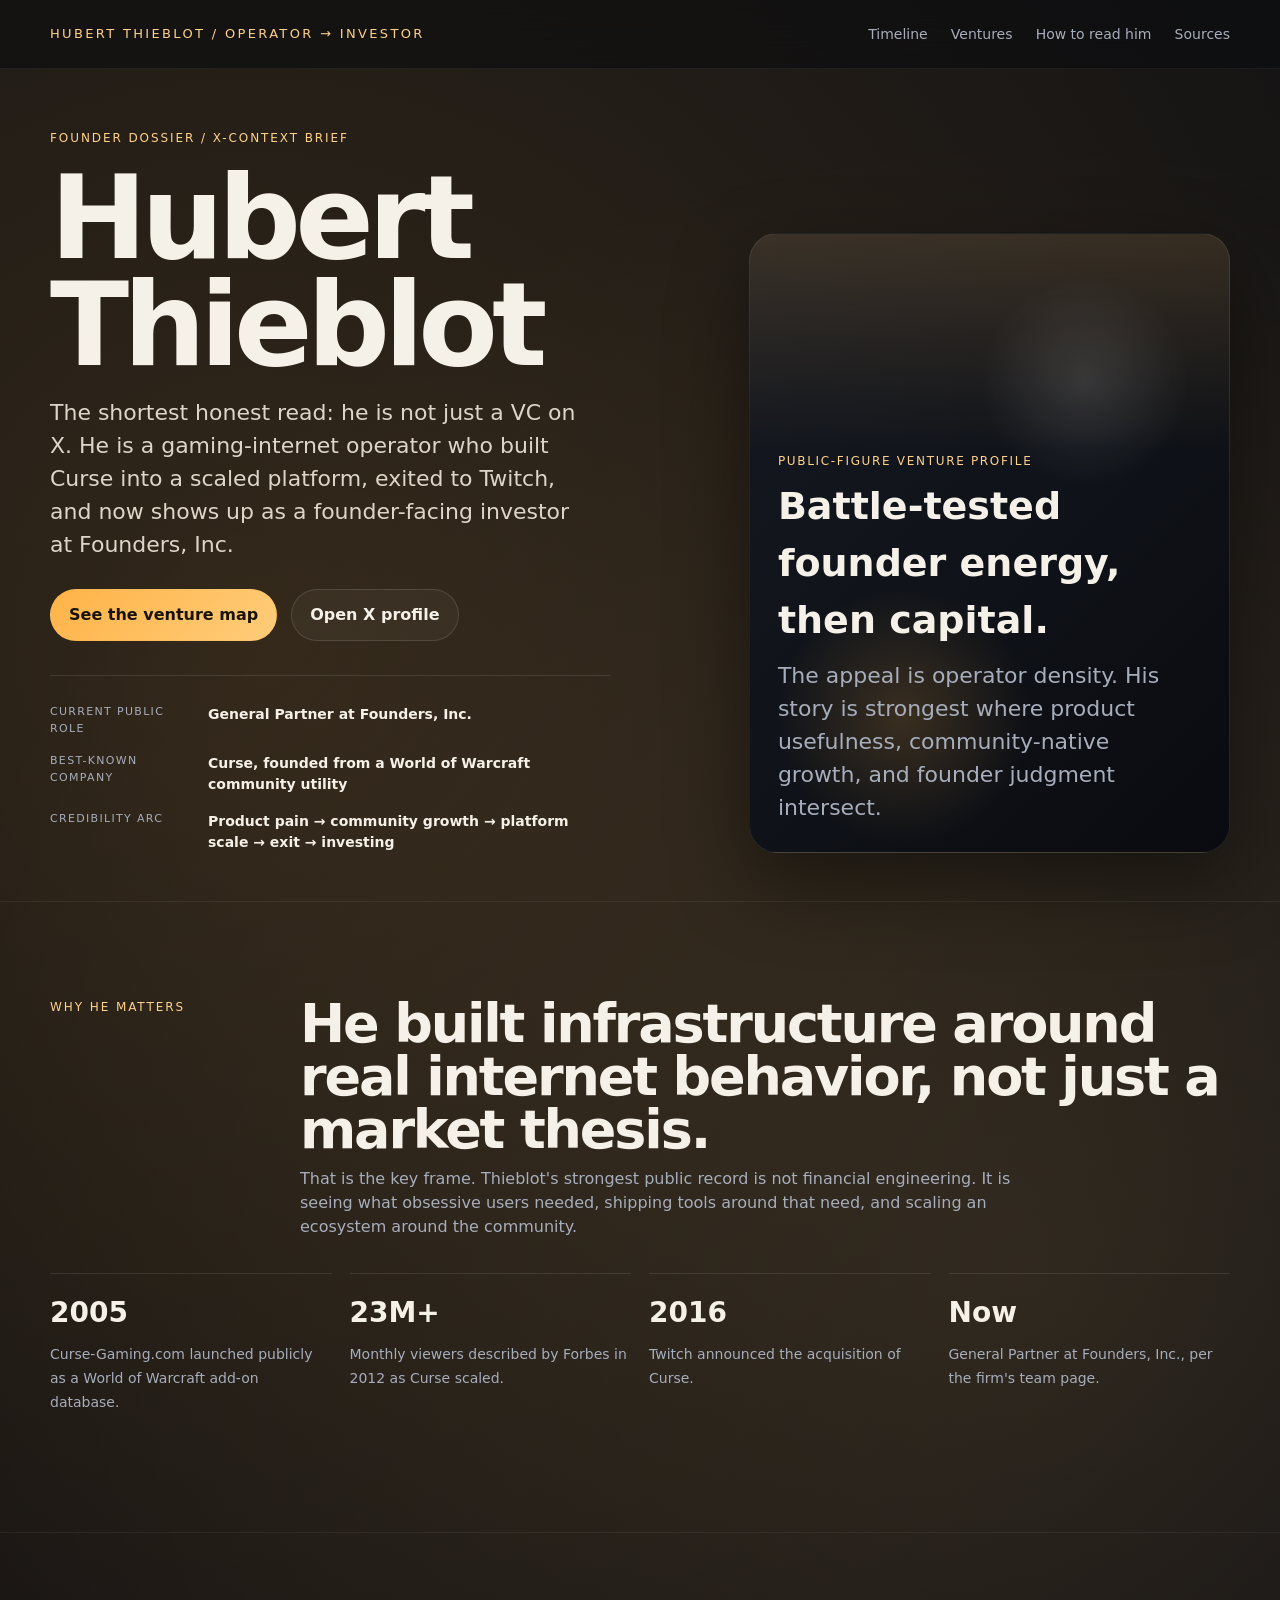
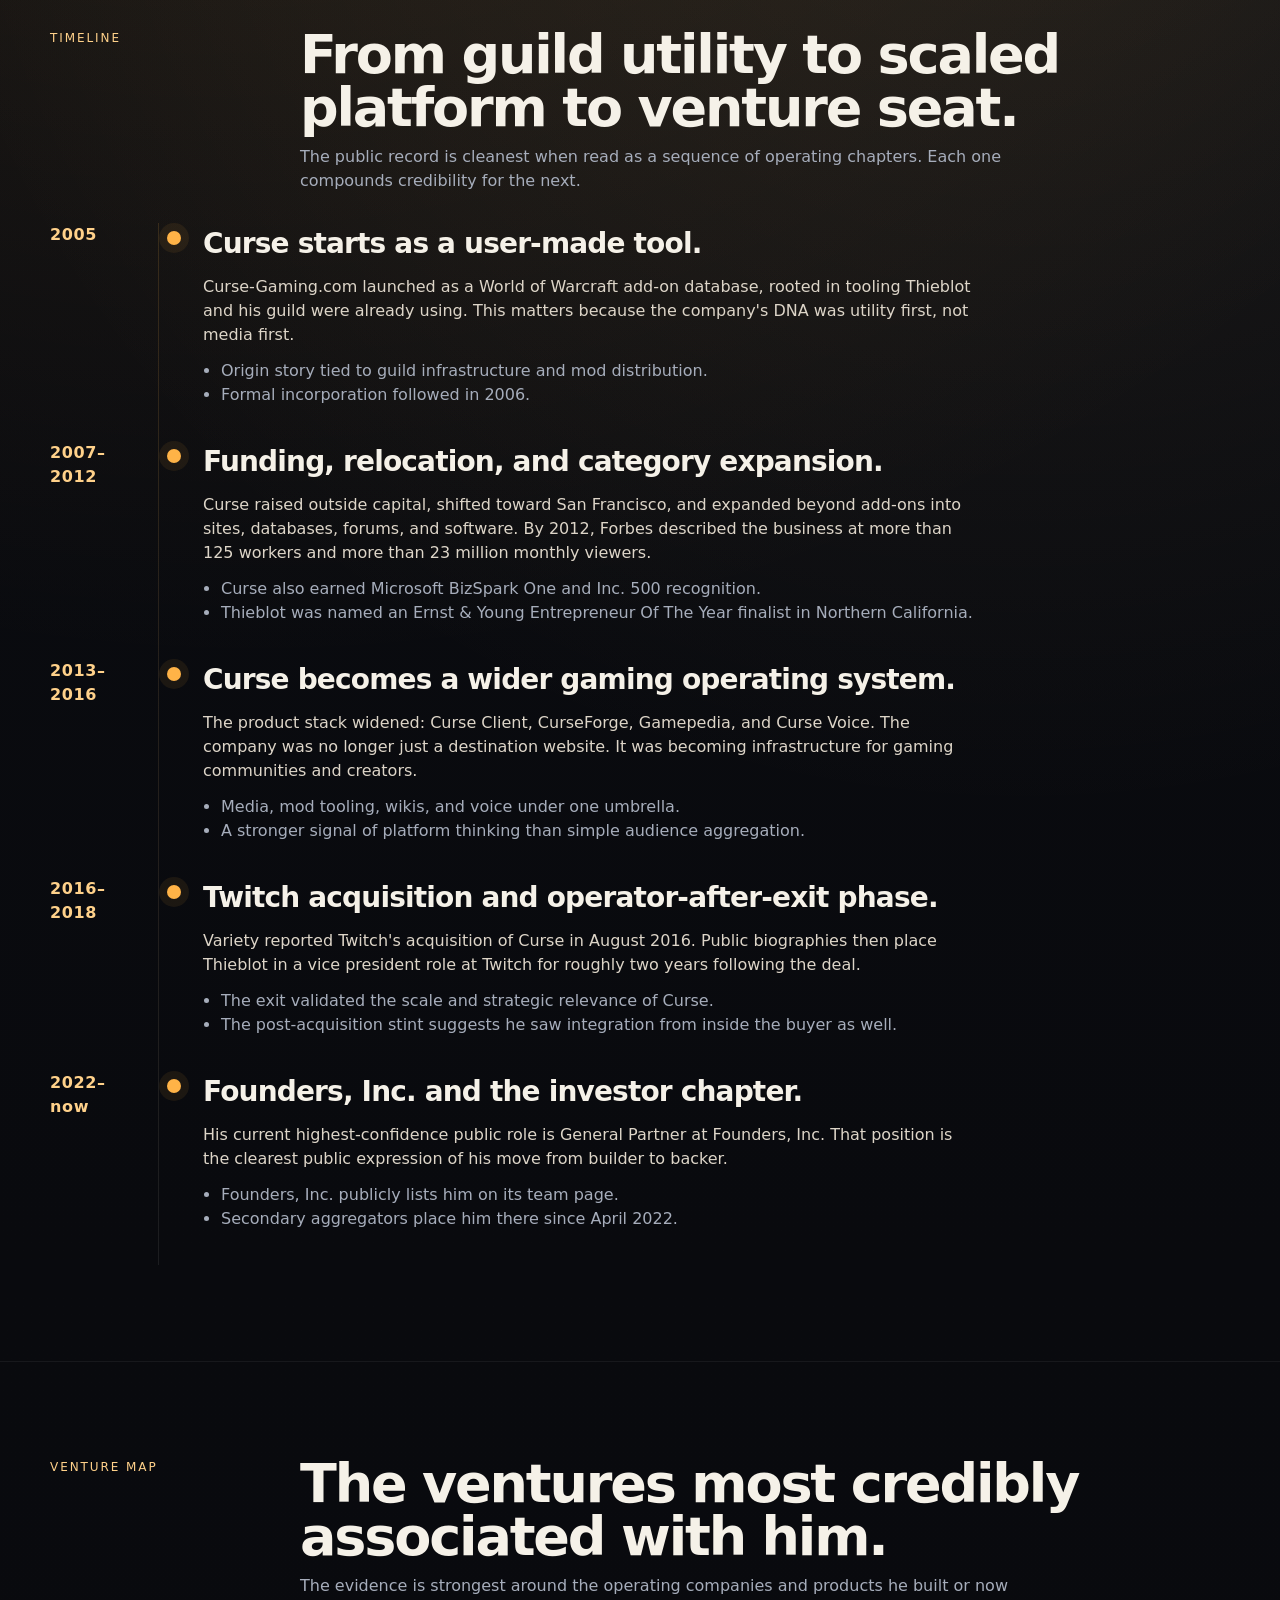
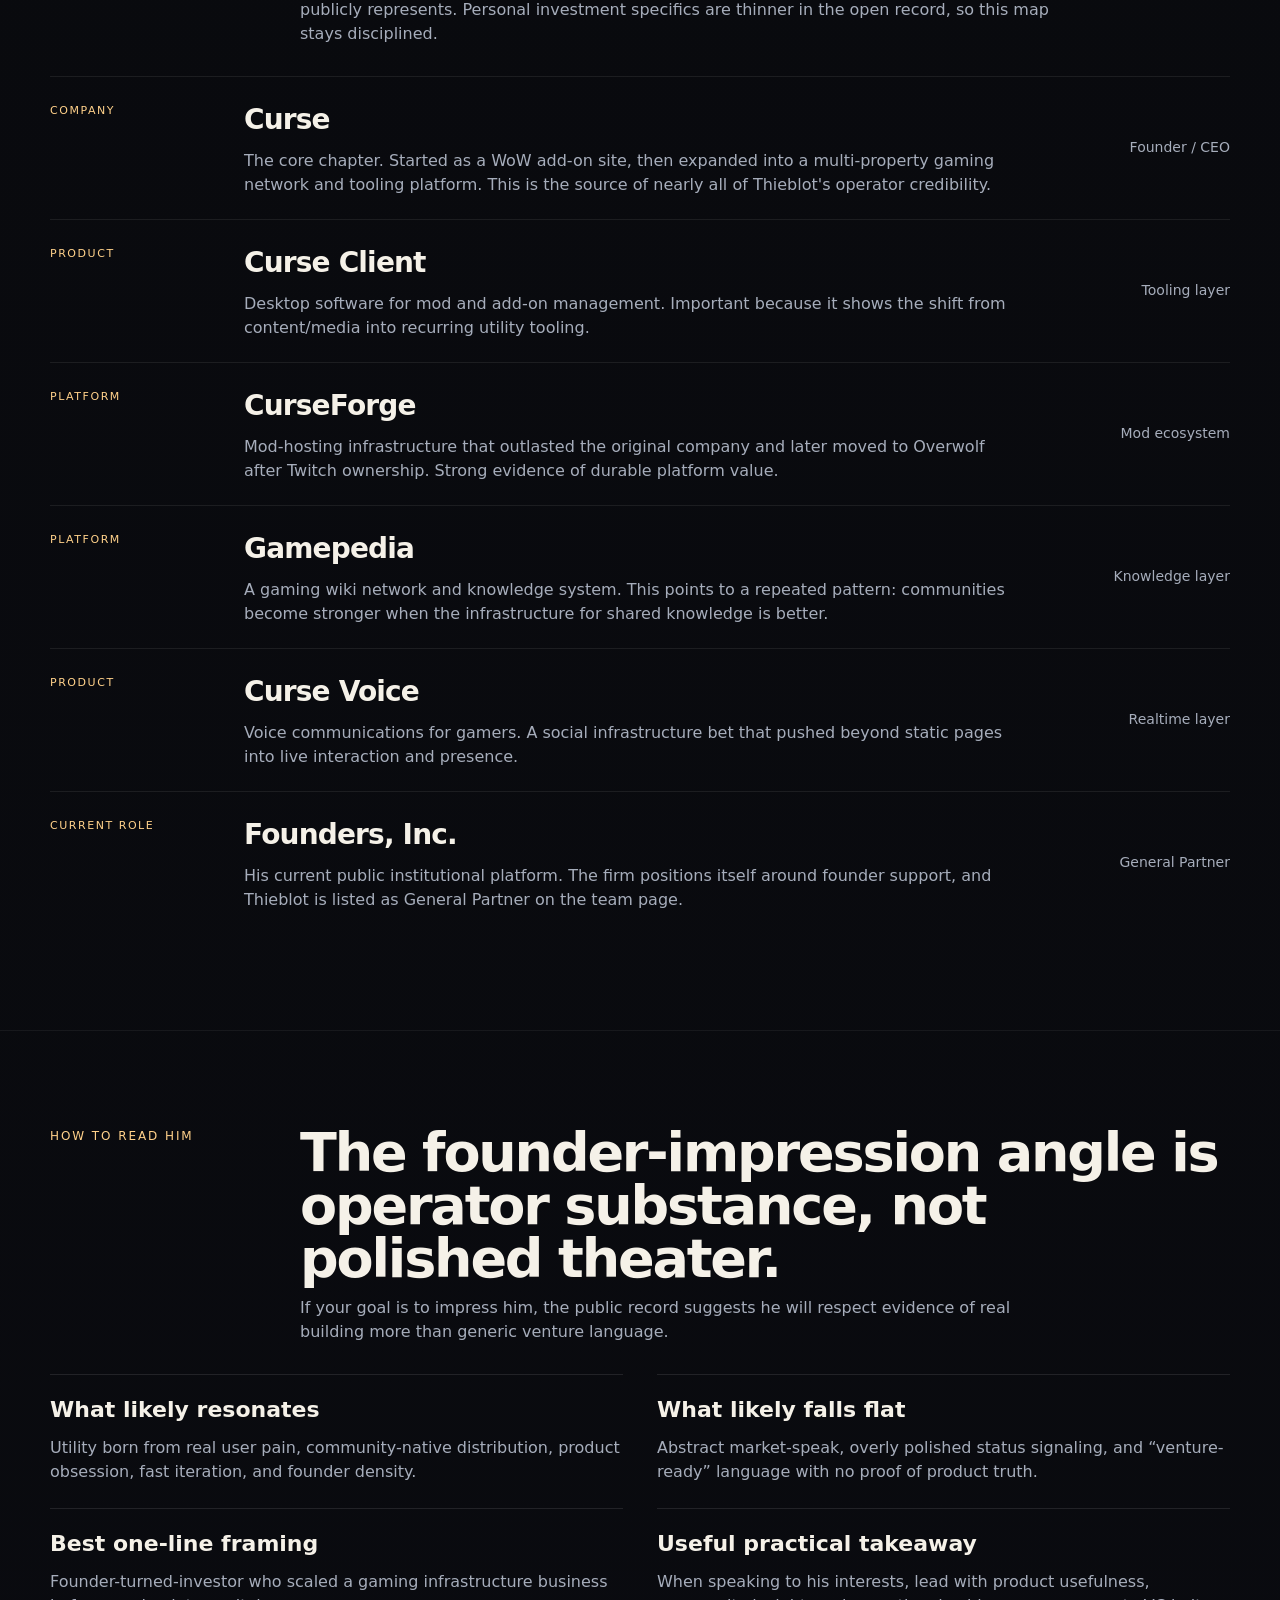
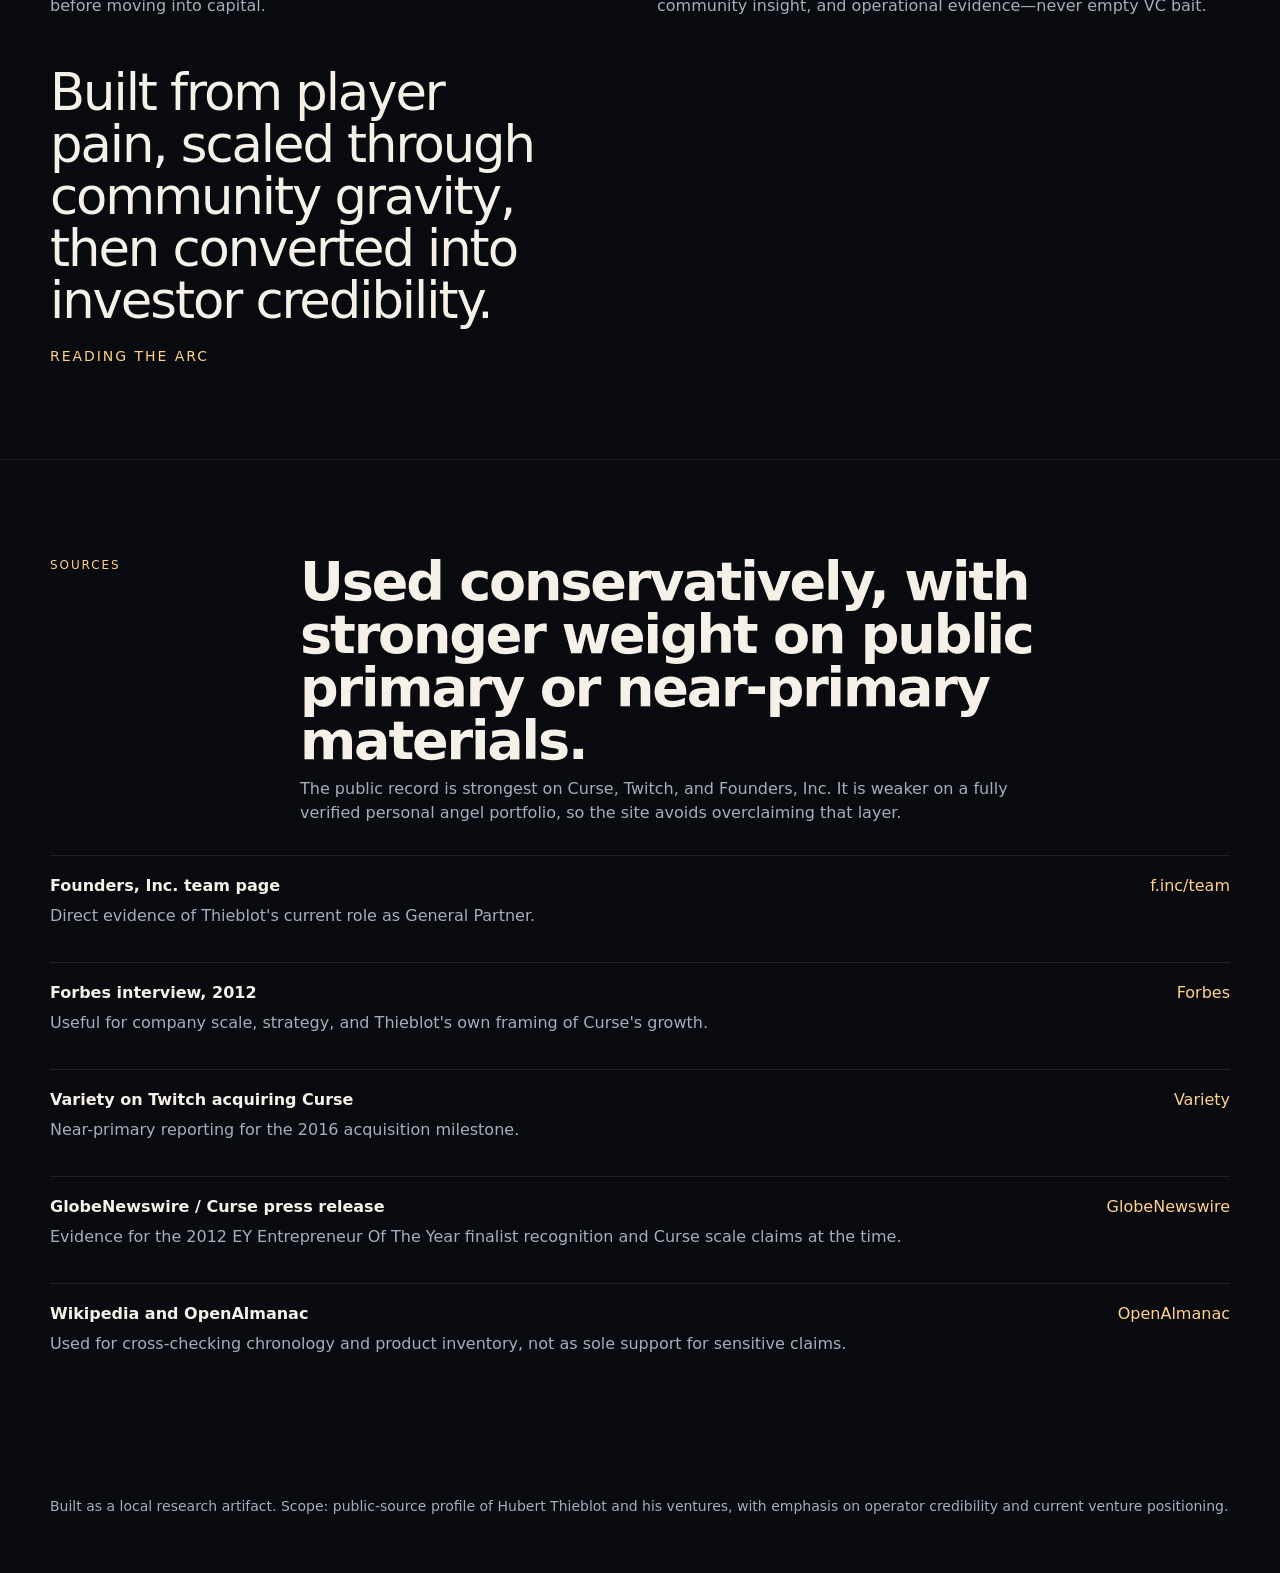
<file: research/hubert-thieblot-ventures-2026/index.html>
<!DOCTYPE html>
<html lang="en">
<head>
  <meta charset="UTF-8" />
  <meta name="viewport" content="width=device-width, initial-scale=1.0" />
  <title>Hubert Thieblot — Venture & Operator Profile</title>
  <meta name="description" content="A source-grounded profile of Hubert Thieblot: Curse founder, Twitch alumnus, and General Partner at Founders, Inc." />
  <style>
    :root {
      --bg: #0a0b0f;
      --bg-elev: #11131a;
      --ink: #f5f1e8;
      --muted: #a6adbb;
      --line: rgba(255,255,255,.1);
      --accent: #ffb347;
      --accent-2: #ffd18a;
      --shadow: 0 30px 80px rgba(0,0,0,.45);
      --max: 1180px;
    }

    * { box-sizing: border-box; }
    html { scroll-behavior: smooth; }
    body {
      margin: 0;
      font-family: Inter, ui-sans-serif, system-ui, -apple-system, BlinkMacSystemFont, "Segoe UI", sans-serif;
      background:
        radial-gradient(circle at 20% 10%, rgba(255,179,71,.16), transparent 28%),
        radial-gradient(circle at 80% 20%, rgba(255,209,138,.10), transparent 22%),
        linear-gradient(180deg, #0b0d12 0%, #090a0e 45%, #0a0b10 100%);
      color: var(--ink);
      line-height: 1.5;
      overflow-x: hidden;
    }

    a { color: inherit; }

    .grain::before {
      content: "";
      position: fixed;
      inset: 0;
      pointer-events: none;
      opacity: .06;
      background-image:
        linear-gradient(rgba(255,255,255,.06) 1px, transparent 1px),
        linear-gradient(90deg, rgba(255,255,255,.04) 1px, transparent 1px);
      background-size: 4px 4px, 4px 4px;
      mix-blend-mode: soft-light;
    }

    .wrap { width: min(calc(100% - 40px), var(--max)); margin: 0 auto; }

    header {
      position: sticky;
      top: 0;
      z-index: 10;
      backdrop-filter: blur(18px);
      background: rgba(10,11,15,.55);
      border-bottom: 1px solid rgba(255,255,255,.06);
    }

    .nav {
      display: flex;
      align-items: center;
      justify-content: space-between;
      gap: 24px;
      min-height: 68px;
    }

    .brand {
      font-size: 13px;
      letter-spacing: .18em;
      text-transform: uppercase;
      color: var(--accent-2);
    }

    .nav a {
      text-decoration: none;
      color: var(--muted);
      font-size: 14px;
      margin-left: 18px;
    }

    .nav a:hover { color: var(--ink); }

    .hero {
      min-height: calc(100svh - 68px);
      display: grid;
      align-items: end;
      padding: 56px 0 48px;
      position: relative;
    }

    .hero-grid {
      display: grid;
      grid-template-columns: 1.15fr .85fr;
      gap: 48px;
      align-items: end;
    }

    .eyebrow {
      display: inline-block;
      margin-bottom: 18px;
      color: var(--accent-2);
      letter-spacing: .16em;
      text-transform: uppercase;
      font-size: 12px;
    }

    h1 {
      font-size: clamp(54px, 10vw, 116px);
      line-height: .92;
      margin: 0 0 18px;
      letter-spacing: -.05em;
      max-width: 9ch;
    }

    .hero p {
      font-size: clamp(18px, 2.2vw, 22px);
      color: #ddd5c8;
      max-width: 34rem;
      margin: 0 0 28px;
    }

    .hero-actions {
      display: flex;
      gap: 14px;
      flex-wrap: wrap;
      margin-bottom: 34px;
    }

    .btn {
      display: inline-flex;
      align-items: center;
      gap: 10px;
      padding: 13px 18px;
      border-radius: 999px;
      text-decoration: none;
      font-weight: 600;
      border: 1px solid rgba(255,255,255,.12);
      transition: transform .25s ease, border-color .25s ease, background .25s ease;
    }

    .btn.primary {
      background: linear-gradient(135deg, var(--accent), #ffcc7a);
      color: #18130a;
      border-color: transparent;
    }

    .btn.secondary {
      color: var(--ink);
      background: rgba(255,255,255,.04);
    }

    .btn:hover { transform: translateY(-2px); }

    .signal {
      display: grid;
      gap: 16px;
      padding: 28px 0 0;
      border-top: 1px solid var(--line);
      max-width: 560px;
    }

    .signal-row {
      display: grid;
      grid-template-columns: 140px 1fr;
      gap: 18px;
      font-size: 14px;
    }

    .signal-row span:first-child {
      color: var(--muted);
      text-transform: uppercase;
      letter-spacing: .12em;
      font-size: 11px;
    }

    .portrait-panel {
      position: relative;
      min-height: 620px;
      border-radius: 28px;
      overflow: hidden;
      background:
        linear-gradient(180deg, rgba(255,179,71,.16), rgba(255,179,71,0) 35%),
        linear-gradient(135deg, #151922 0%, #0f1218 55%, #0a0b10 100%);
      box-shadow: var(--shadow);
      border: 1px solid rgba(255,255,255,.08);
    }

    .portrait-panel::before {
      content: "";
      position: absolute;
      inset: 0;
      background:
        radial-gradient(circle at 70% 24%, rgba(255,255,255,.12), transparent 18%),
        radial-gradient(circle at 32% 78%, rgba(255,179,71,.18), transparent 22%);
    }

    .portrait-copy {
      position: absolute;
      inset: auto 28px 28px 28px;
      z-index: 1;
    }

    .portrait-kicker {
      color: var(--accent-2);
      font-size: 12px;
      letter-spacing: .14em;
      text-transform: uppercase;
      margin-bottom: 8px;
    }

    .portrait-copy h2 {
      font-size: clamp(24px, 3vw, 38px);
      margin: 0 0 10px;
    }

    .portrait-copy p {
      margin: 0;
      color: var(--muted);
      max-width: 30ch;
    }

    main section {
      padding: 96px 0;
      border-top: 1px solid rgba(255,255,255,.06);
    }

    .section-head {
      display: grid;
      grid-template-columns: 220px 1fr;
      gap: 30px;
      margin-bottom: 30px;
    }

    .section-head .label {
      color: var(--accent-2);
      text-transform: uppercase;
      letter-spacing: .16em;
      font-size: 12px;
    }

    .section-head h3 {
      font-size: clamp(28px, 4.5vw, 54px);
      line-height: .98;
      letter-spacing: -.04em;
      margin: 0 0 10px;
    }

    .section-head p {
      margin: 0;
      color: var(--muted);
      max-width: 48rem;
    }

    .facts {
      display: grid;
      grid-template-columns: repeat(4, minmax(0,1fr));
      gap: 18px;
      margin-top: 34px;
    }

    .fact {
      padding: 18px 0 22px;
      border-top: 1px solid var(--line);
    }

    .fact strong {
      display: block;
      font-size: 28px;
      margin-bottom: 8px;
    }

    .fact span {
      color: var(--muted);
      font-size: 14px;
    }

    .timeline {
      position: relative;
      margin-top: 24px;
    }

    .timeline::before {
      content: "";
      position: absolute;
      left: 108px;
      top: 0;
      bottom: 0;
      width: 1px;
      background: linear-gradient(180deg, rgba(255,179,71,.15), rgba(255,255,255,.08));
    }

    .event {
      display: grid;
      grid-template-columns: 90px 1fr;
      gap: 34px;
      padding: 0 0 34px;
      position: relative;
    }

    .year {
      color: var(--accent-2);
      font-weight: 700;
      letter-spacing: .04em;
      position: sticky;
      top: 90px;
      height: fit-content;
    }

    .event-body {
      position: relative;
      padding-left: 28px;
      border-left: 1px solid transparent;
    }

    .event-body::before {
      content: "";
      position: absolute;
      left: -8px;
      top: 8px;
      width: 14px;
      height: 14px;
      border-radius: 50%;
      background: var(--accent);
      box-shadow: 0 0 0 8px rgba(255,179,71,.08);
    }

    .event-body h4 {
      font-size: 28px;
      margin: 0 0 10px;
      letter-spacing: -.03em;
    }

    .event-body p {
      margin: 0 0 12px;
      color: #ddd5c8;
      max-width: 48rem;
    }

    .event-body ul {
      margin: 0;
      padding-left: 18px;
      color: var(--muted);
    }

    .venture-list {
      display: grid;
      gap: 0;
      margin-top: 18px;
    }

    .venture {
      display: grid;
      grid-template-columns: 170px 1fr auto;
      gap: 24px;
      padding: 22px 0;
      border-top: 1px solid rgba(255,255,255,.08);
      text-decoration: none;
      transition: transform .24s ease, border-color .24s ease, background .24s ease;
    }

    .venture:hover {
      transform: translateX(8px);
      border-color: rgba(255,179,71,.4);
    }

    .venture-type {
      color: var(--accent-2);
      text-transform: uppercase;
      letter-spacing: .14em;
      font-size: 11px;
      padding-top: 4px;
    }

    .venture h4 {
      margin: 0 0 8px;
      font-size: 28px;
      letter-spacing: -.03em;
    }

    .venture p {
      margin: 0;
      color: var(--muted);
      max-width: 48rem;
    }

    .venture-meta {
      color: var(--muted);
      font-size: 14px;
      align-self: center;
      white-space: nowrap;
    }

    .insight-grid {
      display: grid;
      grid-template-columns: repeat(2, minmax(0,1fr));
      gap: 24px 34px;
      margin-top: 26px;
    }

    .insight {
      padding-top: 18px;
      border-top: 1px solid var(--line);
    }

    .insight h4 {
      margin: 0 0 10px;
      font-size: 22px;
    }

    .insight p { margin: 0; color: var(--muted); }

    .quote-band {
      padding: 48px 0 0;
    }

    blockquote {
      margin: 0;
      font-size: clamp(26px, 4vw, 52px);
      line-height: 1.02;
      letter-spacing: -.04em;
      max-width: 16ch;
    }

    blockquote span {
      display: block;
      font-size: 14px;
      letter-spacing: .14em;
      text-transform: uppercase;
      color: var(--accent-2);
      margin-top: 22px;
    }

    .sources {
      display: grid;
      gap: 16px;
      margin-top: 24px;
    }

    .source {
      padding: 18px 0;
      border-top: 1px solid var(--line);
      display: grid;
      grid-template-columns: 1fr auto;
      gap: 18px;
      align-items: start;
    }

    .source strong { display: block; margin-bottom: 6px; }
    .source p { margin: 0; color: var(--muted); }
    .source a { color: var(--accent-2); text-decoration: none; }

    footer {
      padding: 26px 0 56px;
      color: var(--muted);
      font-size: 14px;
    }

    .reveal {
      opacity: 0;
      transform: translateY(26px);
      transition: opacity .8s ease, transform .8s ease;
      transition-delay: var(--delay, 0ms);
    }

    .reveal.in-view {
      opacity: 1;
      transform: translateY(0);
    }

    @media (max-width: 980px) {
      .hero-grid,
      .section-head,
      .facts,
      .insight-grid,
      .source,
      .venture { grid-template-columns: 1fr; }

      .portrait-panel { min-height: 420px; }
      .timeline::before { left: 10px; }
      .event { grid-template-columns: 1fr; gap: 14px; padding-left: 20px; }
      .year { position: relative; top: 0; }
      .event-body { padding-left: 22px; }
      .signal-row { grid-template-columns: 1fr; gap: 6px; }
      .nav { flex-direction: column; align-items: flex-start; padding: 12px 0; }
      .nav-links a:first-child { margin-left: 0; }
    }
  </style>
</head>
<body class="grain">
  <header>
    <div class="wrap nav">
      <div class="brand">Hubert Thieblot / operator → investor</div>
      <nav class="nav-links">
        <a href="#timeline">Timeline</a>
        <a href="#ventures">Ventures</a>
        <a href="#angle">How to read him</a>
        <a href="#sources">Sources</a>
      </nav>
    </div>
  </header>

  <section class="hero">
    <div class="wrap hero-grid">
      <div>
        <div class="eyebrow reveal">Founder dossier / x-context brief</div>
        <h1 class="reveal" style="--delay: 80ms">Hubert Thieblot</h1>
        <p class="reveal" style="--delay: 160ms">The shortest honest read: he is not just a VC on X. He is a gaming-internet operator who built Curse into a scaled platform, exited to Twitch, and now shows up as a founder-facing investor at Founders, Inc.</p>
        <div class="hero-actions reveal" style="--delay: 240ms">
          <a class="btn primary" href="#ventures">See the venture map</a>
          <a class="btn secondary" href="https://x.com/hthieblot" target="_blank" rel="noreferrer">Open X profile</a>
        </div>
        <div class="signal reveal" style="--delay: 320ms">
          <div class="signal-row"><span>Current public role</span><strong>General Partner at Founders, Inc.</strong></div>
          <div class="signal-row"><span>Best-known company</span><strong>Curse, founded from a World of Warcraft community utility</strong></div>
          <div class="signal-row"><span>Credibility arc</span><strong>Product pain → community growth → platform scale → exit → investing</strong></div>
        </div>
      </div>
      <div class="portrait-panel reveal" style="--delay: 180ms">
        <div class="portrait-copy">
          <div class="portrait-kicker">Public-figure venture profile</div>
          <h2>Battle-tested founder energy, then capital.</h2>
          <p>The appeal is operator density. His story is strongest where product usefulness, community-native growth, and founder judgment intersect.</p>
        </div>
      </div>
    </div>
  </section>

  <main>
    <section>
      <div class="wrap">
        <div class="section-head reveal">
          <div class="label">Why he matters</div>
          <div>
            <h3>He built infrastructure around real internet behavior, not just a market thesis.</h3>
            <p>That is the key frame. Thieblot's strongest public record is not financial engineering. It is seeing what obsessive users needed, shipping tools around that need, and scaling an ecosystem around the community.</p>
          </div>
        </div>
        <div class="facts">
          <div class="fact reveal"><strong>2005</strong><span>Curse-Gaming.com launched publicly as a World of Warcraft add-on database.</span></div>
          <div class="fact reveal" style="--delay:80ms"><strong>23M+</strong><span>Monthly viewers described by Forbes in 2012 as Curse scaled.</span></div>
          <div class="fact reveal" style="--delay:160ms"><strong>2016</strong><span>Twitch announced the acquisition of Curse.</span></div>
          <div class="fact reveal" style="--delay:240ms"><strong>Now</strong><span>General Partner at Founders, Inc., per the firm's team page.</span></div>
        </div>
      </div>
    </section>

    <section id="timeline">
      <div class="wrap">
        <div class="section-head reveal">
          <div class="label">Timeline</div>
          <div>
            <h3>From guild utility to scaled platform to venture seat.</h3>
            <p>The public record is cleanest when read as a sequence of operating chapters. Each one compounds credibility for the next.</p>
          </div>
        </div>
        <div class="timeline">
          <div class="event reveal">
            <div class="year">2005</div>
            <div class="event-body">
              <h4>Curse starts as a user-made tool.</h4>
              <p>Curse-Gaming.com launched as a World of Warcraft add-on database, rooted in tooling Thieblot and his guild were already using. This matters because the company's DNA was utility first, not media first.</p>
              <ul>
                <li>Origin story tied to guild infrastructure and mod distribution.</li>
                <li>Formal incorporation followed in 2006.</li>
              </ul>
            </div>
          </div>
          <div class="event reveal">
            <div class="year">2007–2012</div>
            <div class="event-body">
              <h4>Funding, relocation, and category expansion.</h4>
              <p>Curse raised outside capital, shifted toward San Francisco, and expanded beyond add-ons into sites, databases, forums, and software. By 2012, Forbes described the business at more than 125 workers and more than 23 million monthly viewers.</p>
              <ul>
                <li>Curse also earned Microsoft BizSpark One and Inc. 500 recognition.</li>
                <li>Thieblot was named an Ernst &amp; Young Entrepreneur Of The Year finalist in Northern California.</li>
              </ul>
            </div>
          </div>
          <div class="event reveal">
            <div class="year">2013–2016</div>
            <div class="event-body">
              <h4>Curse becomes a wider gaming operating system.</h4>
              <p>The product stack widened: Curse Client, CurseForge, Gamepedia, and Curse Voice. The company was no longer just a destination website. It was becoming infrastructure for gaming communities and creators.</p>
              <ul>
                <li>Media, mod tooling, wikis, and voice under one umbrella.</li>
                <li>A stronger signal of platform thinking than simple audience aggregation.</li>
              </ul>
            </div>
          </div>
          <div class="event reveal">
            <div class="year">2016–2018</div>
            <div class="event-body">
              <h4>Twitch acquisition and operator-after-exit phase.</h4>
              <p>Variety reported Twitch's acquisition of Curse in August 2016. Public biographies then place Thieblot in a vice president role at Twitch for roughly two years following the deal.</p>
              <ul>
                <li>The exit validated the scale and strategic relevance of Curse.</li>
                <li>The post-acquisition stint suggests he saw integration from inside the buyer as well.</li>
              </ul>
            </div>
          </div>
          <div class="event reveal">
            <div class="year">2022–now</div>
            <div class="event-body">
              <h4>Founders, Inc. and the investor chapter.</h4>
              <p>His current highest-confidence public role is General Partner at Founders, Inc. That position is the clearest public expression of his move from builder to backer.</p>
              <ul>
                <li>Founders, Inc. publicly lists him on its team page.</li>
                <li>Secondary aggregators place him there since April 2022.</li>
              </ul>
            </div>
          </div>
        </div>
      </div>
    </section>

    <section id="ventures">
      <div class="wrap">
        <div class="section-head reveal">
          <div class="label">Venture map</div>
          <div>
            <h3>The ventures most credibly associated with him.</h3>
            <p>The evidence is strongest around the operating companies and products he built or now publicly represents. Personal investment specifics are thinner in the open record, so this map stays disciplined.</p>
          </div>
        </div>
        <div class="venture-list">
          <a class="venture reveal" href="https://en.wikipedia.org/wiki/Curse_LLC" target="_blank" rel="noreferrer">
            <div class="venture-type">Company</div>
            <div>
              <h4>Curse</h4>
              <p>The core chapter. Started as a WoW add-on site, then expanded into a multi-property gaming network and tooling platform. This is the source of nearly all of Thieblot's operator credibility.</p>
            </div>
            <div class="venture-meta">Founder / CEO</div>
          </a>
          <a class="venture reveal" href="https://www.forbes.com/sites/johngaudiosi/2012/12/07/curse-ceo-hubert-thieblot-doesnt-see-a-bright-future-for-starcraft-ii-in-america/" target="_blank" rel="noreferrer">
            <div class="venture-type">Product</div>
            <div>
              <h4>Curse Client</h4>
              <p>Desktop software for mod and add-on management. Important because it shows the shift from content/media into recurring utility tooling.</p>
            </div>
            <div class="venture-meta">Tooling layer</div>
          </a>
          <a class="venture reveal" href="https://blog.twitch.tv/en/2020/06/22/announcing-a-new-home-for-curse-forge/" target="_blank" rel="noreferrer">
            <div class="venture-type">Platform</div>
            <div>
              <h4>CurseForge</h4>
              <p>Mod-hosting infrastructure that outlasted the original company and later moved to Overwolf after Twitch ownership. Strong evidence of durable platform value.</p>
            </div>
            <div class="venture-meta">Mod ecosystem</div>
          </a>
          <a class="venture reveal" href="https://www.openalmanac.org/page/hubert-thieblot" target="_blank" rel="noreferrer">
            <div class="venture-type">Platform</div>
            <div>
              <h4>Gamepedia</h4>
              <p>A gaming wiki network and knowledge system. This points to a repeated pattern: communities become stronger when the infrastructure for shared knowledge is better.</p>
            </div>
            <div class="venture-meta">Knowledge layer</div>
          </a>
          <a class="venture reveal" href="https://www.openalmanac.org/page/hubert-thieblot" target="_blank" rel="noreferrer">
            <div class="venture-type">Product</div>
            <div>
              <h4>Curse Voice</h4>
              <p>Voice communications for gamers. A social infrastructure bet that pushed beyond static pages into live interaction and presence.</p>
            </div>
            <div class="venture-meta">Realtime layer</div>
          </a>
          <a class="venture reveal" href="https://f.inc/team" target="_blank" rel="noreferrer">
            <div class="venture-type">Current role</div>
            <div>
              <h4>Founders, Inc.</h4>
              <p>His current public institutional platform. The firm positions itself around founder support, and Thieblot is listed as General Partner on the team page.</p>
            </div>
            <div class="venture-meta">General Partner</div>
          </a>
        </div>
      </div>
    </section>

    <section id="angle">
      <div class="wrap">
        <div class="section-head reveal">
          <div class="label">How to read him</div>
          <div>
            <h3>The founder-impression angle is operator substance, not polished theater.</h3>
            <p>If your goal is to impress him, the public record suggests he will respect evidence of real building more than generic venture language.</p>
          </div>
        </div>
        <div class="insight-grid">
          <div class="insight reveal">
            <h4>What likely resonates</h4>
            <p>Utility born from real user pain, community-native distribution, product obsession, fast iteration, and founder density.</p>
          </div>
          <div class="insight reveal" style="--delay:80ms">
            <h4>What likely falls flat</h4>
            <p>Abstract market-speak, overly polished status signaling, and “venture-ready” language with no proof of product truth.</p>
          </div>
          <div class="insight reveal" style="--delay:160ms">
            <h4>Best one-line framing</h4>
            <p>Founder-turned-investor who scaled a gaming infrastructure business before moving into capital.</p>
          </div>
          <div class="insight reveal" style="--delay:240ms">
            <h4>Useful practical takeaway</h4>
            <p>When speaking to his interests, lead with product usefulness, community insight, and operational evidence—never empty VC bait.</p>
          </div>
        </div>
        <div class="quote-band reveal">
          <blockquote>
            Built from player pain, scaled through community gravity, then converted into investor credibility.
            <span>Reading the arc</span>
          </blockquote>
        </div>
      </div>
    </section>

    <section id="sources">
      <div class="wrap">
        <div class="section-head reveal">
          <div class="label">Sources</div>
          <div>
            <h3>Used conservatively, with stronger weight on public primary or near-primary materials.</h3>
            <p>The public record is strongest on Curse, Twitch, and Founders, Inc. It is weaker on a fully verified personal angel portfolio, so the site avoids overclaiming that layer.</p>
          </div>
        </div>
        <div class="sources">
          <div class="source reveal">
            <div>
              <strong>Founders, Inc. team page</strong>
              <p>Direct evidence of Thieblot's current role as General Partner.</p>
            </div>
            <a href="https://f.inc/team" target="_blank" rel="noreferrer">f.inc/team</a>
          </div>
          <div class="source reveal" style="--delay:60ms">
            <div>
              <strong>Forbes interview, 2012</strong>
              <p>Useful for company scale, strategy, and Thieblot's own framing of Curse's growth.</p>
            </div>
            <a href="https://www.forbes.com/sites/johngaudiosi/2012/12/07/curse-ceo-hubert-thieblot-doesnt-see-a-bright-future-for-starcraft-ii-in-america/" target="_blank" rel="noreferrer">Forbes</a>
          </div>
          <div class="source reveal" style="--delay:120ms">
            <div>
              <strong>Variety on Twitch acquiring Curse</strong>
              <p>Near-primary reporting for the 2016 acquisition milestone.</p>
            </div>
            <a href="https://variety.com/2016/digital/games/twitch-curse-acquisition-1201838586/" target="_blank" rel="noreferrer">Variety</a>
          </div>
          <div class="source reveal" style="--delay:180ms">
            <div>
              <strong>GlobeNewswire / Curse press release</strong>
              <p>Evidence for the 2012 EY Entrepreneur Of The Year finalist recognition and Curse scale claims at the time.</p>
            </div>
            <a href="https://www.globenewswire.com/news-release/2012/05/02/475217/19802/en/Curse-Inc-CEO-and-Founder-Hubert-Thieblot-is-an-Ernst-Young-Entrepreneur-Of-The-Year-2012-Finalist-in-Northern-California.html" target="_blank" rel="noreferrer">GlobeNewswire</a>
          </div>
          <div class="source reveal" style="--delay:240ms">
            <div>
              <strong>Wikipedia and OpenAlmanac</strong>
              <p>Used for cross-checking chronology and product inventory, not as sole support for sensitive claims.</p>
            </div>
            <a href="https://www.openalmanac.org/page/hubert-thieblot" target="_blank" rel="noreferrer">OpenAlmanac</a>
          </div>
        </div>
      </div>
    </section>
  </main>

  <footer>
    <div class="wrap">Built as a local research artifact. Scope: public-source profile of Hubert Thieblot and his ventures, with emphasis on operator credibility and current venture positioning.</div>
  </footer>

  <script>
    const observer = new IntersectionObserver((entries) => {
      entries.forEach((entry) => {
        if (entry.isIntersecting) entry.target.classList.add('in-view');
      });
    }, { threshold: 0.16 });

    document.querySelectorAll('.reveal').forEach((el) => observer.observe(el));
  </script>
</body>
</html>
</file>
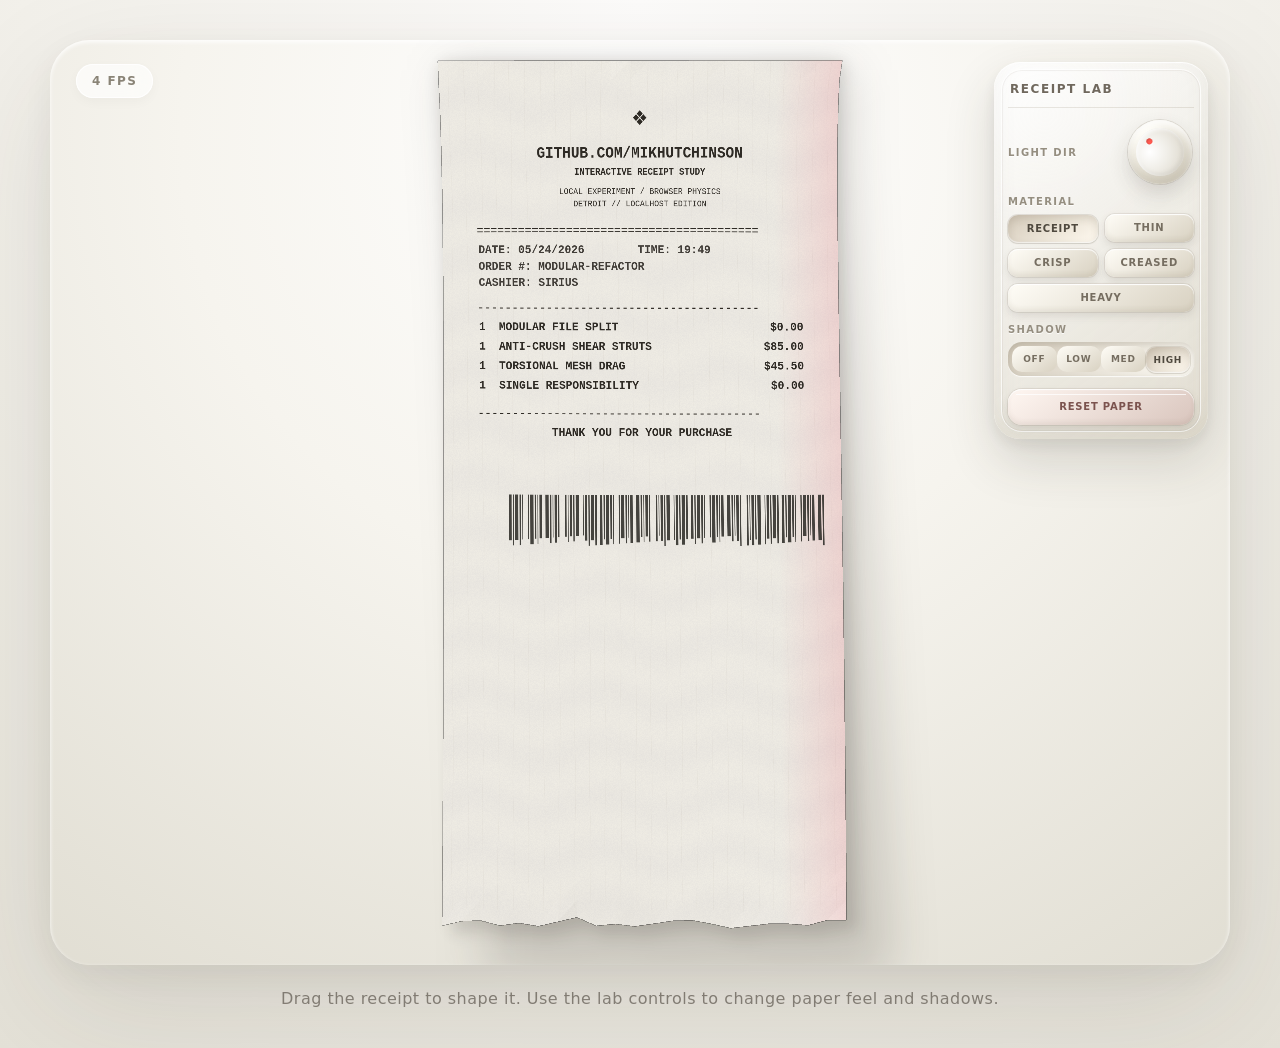
<file: research/interactive-3d-receipt/index.html>
<!doctype html>
<html lang="en">
<head>
<meta charset="utf-8" />
<meta name="viewport" content="width=device-width, initial-scale=1" />
<title>Interactive 3D Hanging Receipt</title>
<link rel="stylesheet" href="style.css" />
</head>
<body>
<main>
  <section class="stage">
    <canvas id="scene" aria-label="Interactive 3D hanging receipt cloth simulation"></canvas>
    <div class="badge" id="statsBadge">Interactive 3D Hanging Receipt</div>
    <div class="control-panel lab-panel" aria-label="Receipt lab controls">
      <div class="panel-title">
        <span>Receipt Lab</span>
      </div>

      <div class="control-row light-row">
        <label>Light Dir</label>
        <div class="knob-container" id="lightKnob" aria-label="Drag to rotate light direction">
          <div class="knob-dial" id="knobDial"></div>
        </div>
      </div>

      <div class="control-row material-bank" id="materialControls" aria-label="Paper material presets">
        <label>Material</label>
        <div class="key-bank material-keys">
          <button class="material-key active" type="button" data-material="receipt">Receipt</button>
          <button class="material-key" type="button" data-material="thin">Thin</button>
          <button class="material-key" type="button" data-material="crisp">Crisp</button>
          <button class="material-key" type="button" data-material="creased">Creased</button>
          <button class="material-key" type="button" data-material="heavy">Heavy</button>
        </div>
      </div>

      <div class="control-row shadow-bank" id="shadowControls" aria-label="Shadow quality selector">
        <label>Shadow</label>
        <div class="segmented-switch">
          <button class="shadow-key" type="button" data-shadow="off">Off</button>
          <button class="shadow-key" type="button" data-shadow="low">Low</button>
          <button class="shadow-key" type="button" data-shadow="medium">Med</button>
          <button class="shadow-key active" type="button" data-shadow="high">High</button>
        </div>
      </div>

      <button class="reset-button" id="resetPaper" type="button">Reset Paper</button>
    </div>
  </section>
  <div class="hint">Drag the receipt to shape it. Use the lab controls to change paper feel and shadows.</div>
</main>
<script type="module" src="js/main.js?v=14"></script>
</body>
</html>
</file>
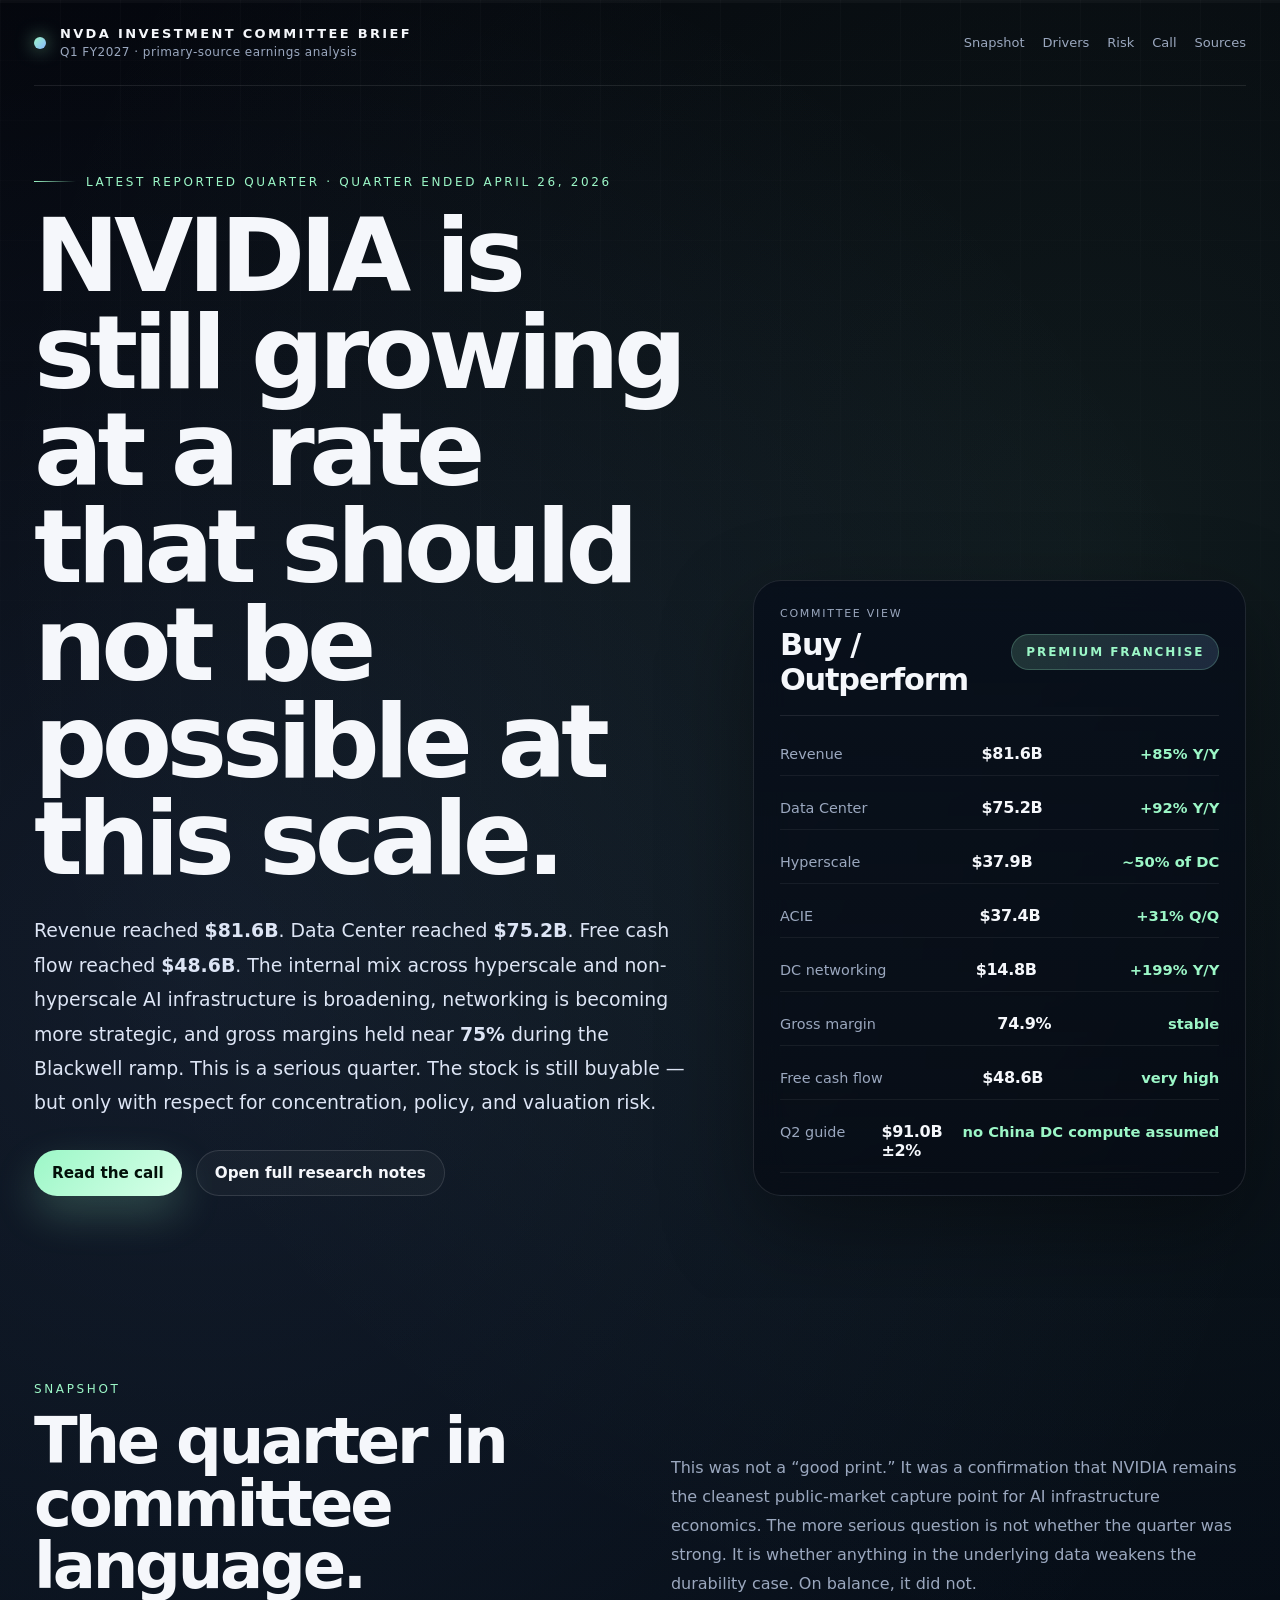
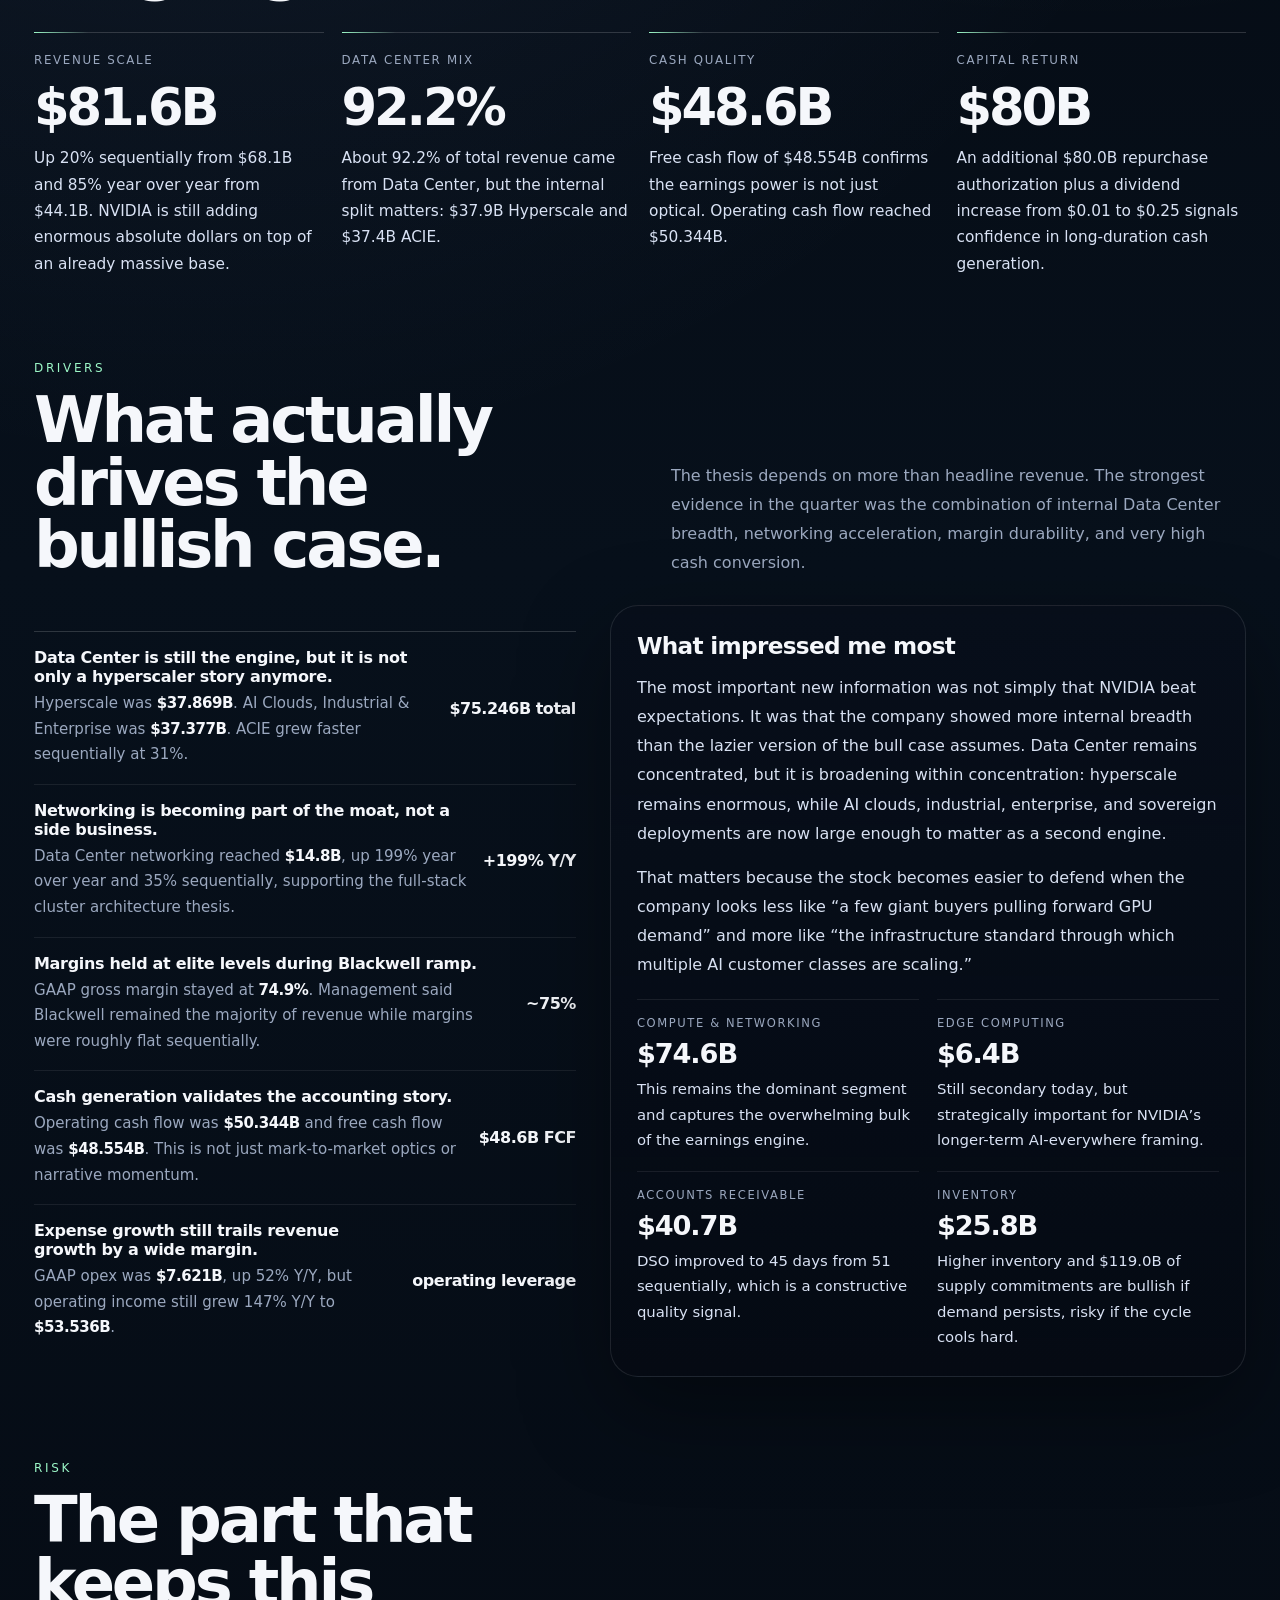
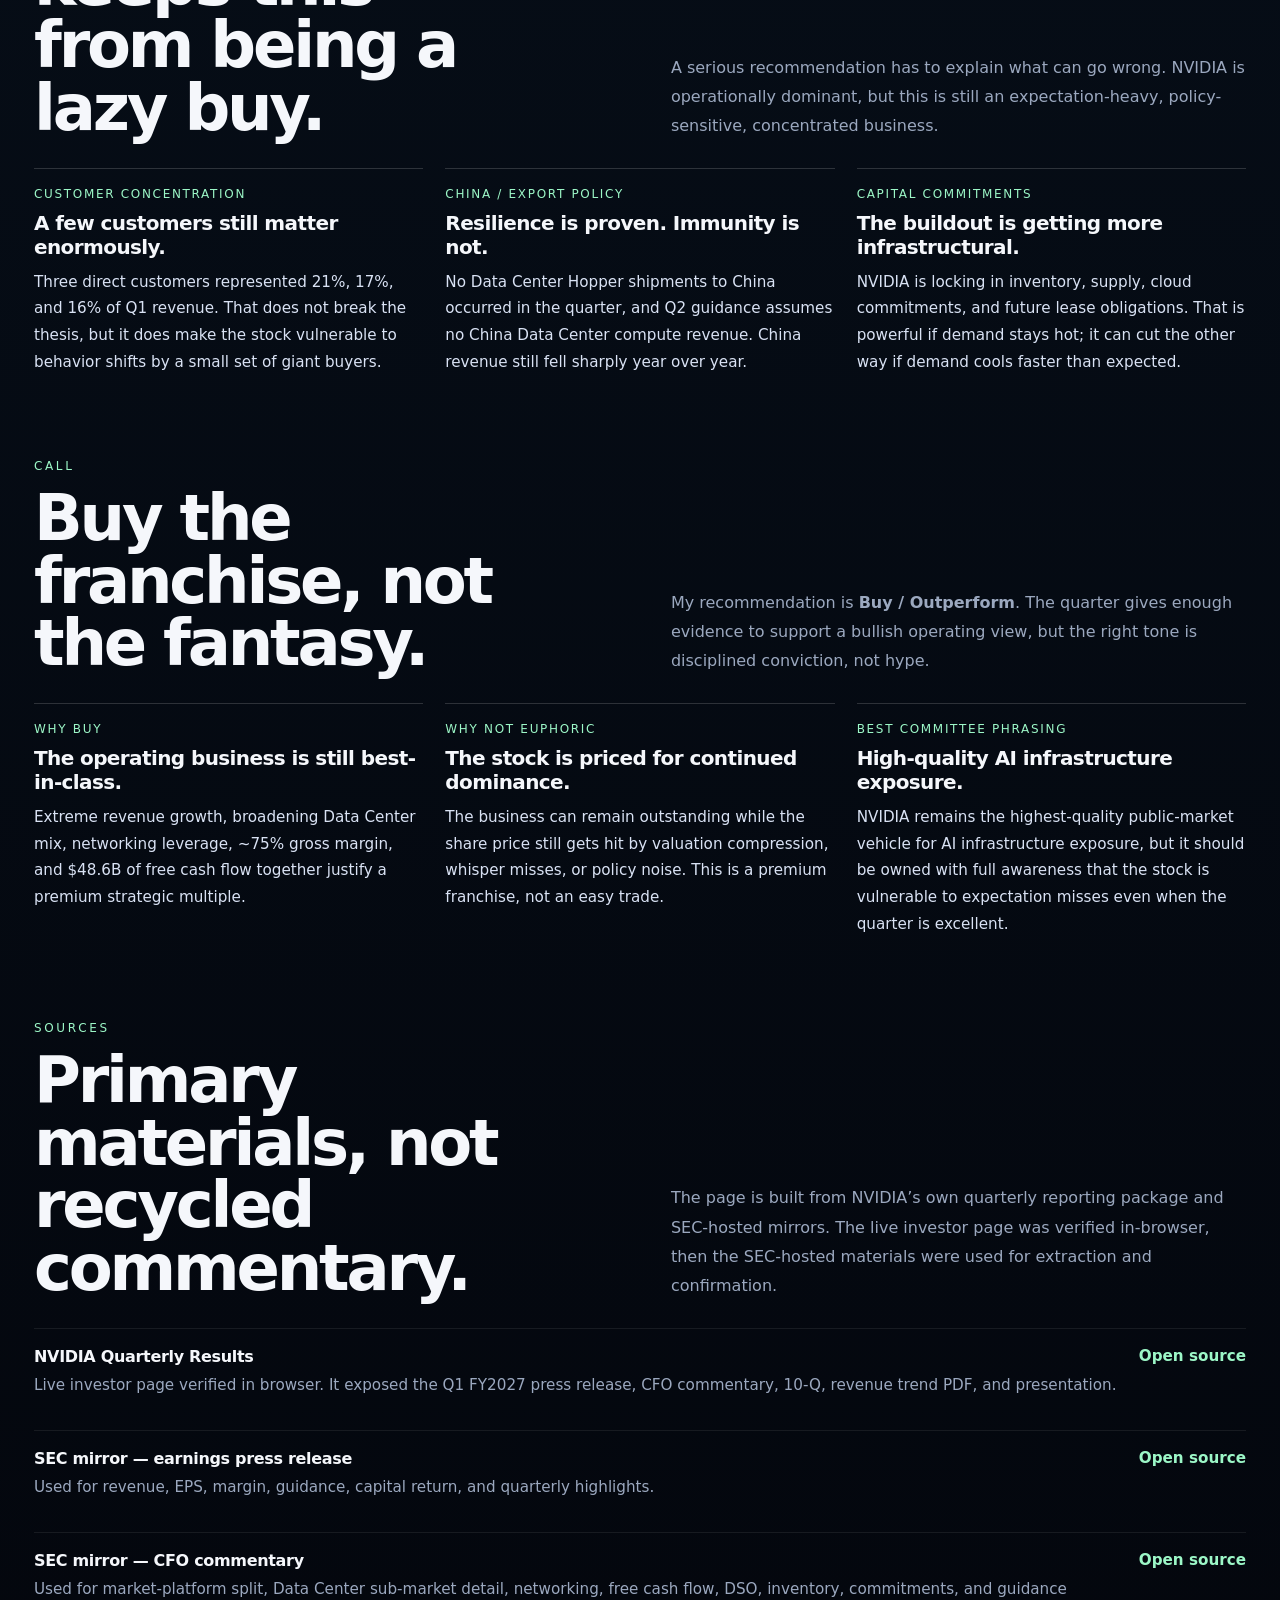
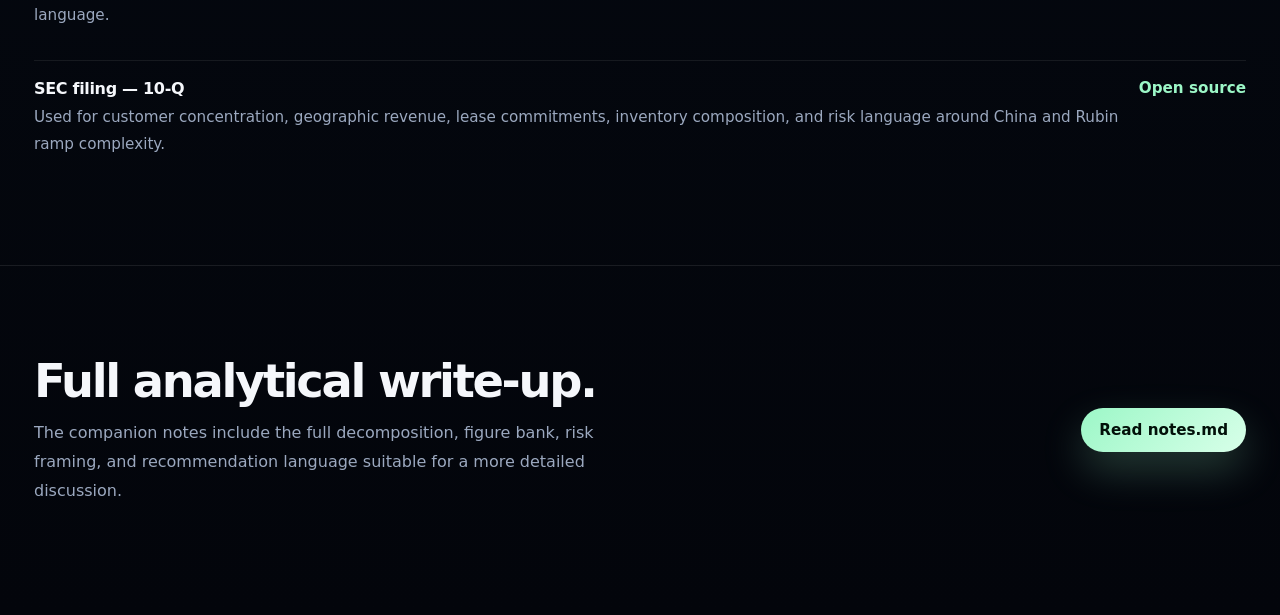
<file: research/nvda-earnings-2026-q1/index.html>
<!DOCTYPE html>
<html lang="en">
<head>
  <meta charset="UTF-8" />
  <meta name="viewport" content="width=device-width, initial-scale=1.0" />
  <title>NVDA Q1 FY2027 — Investment Committee Brief</title>
  <style>
    :root {
      --bg: #03050b;
      --bg-soft: #07101d;
      --ink: #f5f7fb;
      --muted: #9ba8bf;
      --muted-2: #75839f;
      --line: rgba(255,255,255,0.09);
      --line-strong: rgba(255,255,255,0.16);
      --green: #9cf7c7;
      --blue: #8bb7ff;
      --gold: #f2cc84;
      --red: #ff9e9e;
      --shadow: 0 32px 90px rgba(0,0,0,.38);
      --max: 1320px;
    }

    * { box-sizing: border-box; }
    html { scroll-behavior: smooth; }
    body {
      margin: 0;
      font-family: Inter, ui-sans-serif, system-ui, -apple-system, BlinkMacSystemFont, "Segoe UI", sans-serif;
      background:
        radial-gradient(circle at 15% 18%, rgba(139,183,255,.10), transparent 24%),
        radial-gradient(circle at 85% 10%, rgba(156,247,199,.08), transparent 22%),
        linear-gradient(180deg, #03050b 0%, #07101b 40%, #03050b 100%);
      color: var(--ink);
      overflow-x: hidden;
    }

    a { color: inherit; }

    .progress {
      position: fixed;
      inset: 0 auto auto 0;
      width: 100%;
      height: 3px;
      background: rgba(255,255,255,.03);
      z-index: 120;
    }

    .progress > div {
      width: 0;
      height: 100%;
      background: linear-gradient(90deg, var(--blue), var(--green));
      box-shadow: 0 0 18px rgba(156,247,199,.45);
    }

    .frame {
      position: relative;
      min-height: 100svh;
      padding: 26px clamp(18px, 3vw, 34px) 48px;
      overflow: hidden;
    }

    .frame::before {
      content: "";
      position: absolute;
      inset: 0;
      background:
        linear-gradient(90deg, rgba(255,255,255,.035) 1px, transparent 1px),
        linear-gradient(180deg, rgba(255,255,255,.025) 1px, transparent 1px);
      background-size: 60px 60px;
      mask-image: linear-gradient(180deg, rgba(255,255,255,.55), transparent 88%);
      pointer-events: none;
    }

    .shell {
      position: relative;
      max-width: var(--max);
      margin: 0 auto;
      z-index: 1;
    }

    .topbar {
      display: flex;
      justify-content: space-between;
      align-items: center;
      gap: 22px;
      padding-bottom: 26px;
      border-bottom: 1px solid var(--line);
    }

    .brand {
      display: flex;
      align-items: center;
      gap: 14px;
      min-width: 0;
    }

    .brand-mark {
      width: 12px;
      height: 12px;
      border-radius: 999px;
      background: linear-gradient(135deg, var(--green), var(--blue));
      box-shadow: 0 0 18px rgba(156,247,199,.65);
      flex: 0 0 auto;
    }

    .brand-meta {
      min-width: 0;
    }

    .brand-meta strong,
    .brand-meta span {
      display: block;
      white-space: nowrap;
      overflow: hidden;
      text-overflow: ellipsis;
    }

    .brand-meta strong {
      font-size: 13px;
      text-transform: uppercase;
      letter-spacing: .18em;
      color: var(--ink);
    }

    .brand-meta span {
      font-size: 12px;
      color: var(--muted);
      margin-top: 4px;
      letter-spacing: .04em;
    }

    .nav {
      display: flex;
      flex-wrap: wrap;
      gap: 18px;
      color: var(--muted);
      font-size: 13px;
    }

    .nav a {
      text-decoration: none;
      position: relative;
    }

    .nav a::after {
      content: "";
      position: absolute;
      left: 0;
      bottom: -5px;
      width: 100%;
      height: 1px;
      background: linear-gradient(90deg, var(--green), transparent);
      transform: scaleX(0);
      transform-origin: left center;
      transition: transform 180ms ease;
    }

    .nav a:hover::after { transform: scaleX(1); }

    .hero {
      display: grid;
      grid-template-columns: minmax(0, 1.15fr) minmax(360px, .85fr);
      gap: clamp(26px, 4vw, 56px);
      align-items: end;
      padding-top: 9vh;
      padding-bottom: 6vh;
    }

    .eyebrow {
      display: inline-flex;
      align-items: center;
      gap: 10px;
      color: var(--green);
      text-transform: uppercase;
      letter-spacing: .22em;
      font-size: 12px;
      opacity: 0;
      transform: translateY(18px);
      animation: rise .7s ease forwards .05s;
    }

    .eyebrow::before {
      content: "";
      width: 42px;
      height: 1px;
      background: linear-gradient(90deg, var(--green), transparent);
    }

    .hero h1 {
      margin: 18px 0 0;
      max-width: 10ch;
      font-size: clamp(3.2rem, 8vw, 7.3rem);
      line-height: .95;
      letter-spacing: -.055em;
      opacity: 0;
      transform: translateY(26px);
      animation: rise .9s cubic-bezier(.2,.8,.2,1) forwards .14s;
    }

    .hero p.lead {
      margin: 26px 0 0;
      max-width: 62ch;
      color: #dde5f5;
      font-size: clamp(1.02rem, 2vw, 1.18rem);
      line-height: 1.82;
      opacity: 0;
      transform: translateY(22px);
      animation: rise .8s ease forwards .3s;
    }

    .cta {
      display: flex;
      flex-wrap: wrap;
      gap: 14px;
      margin-top: 30px;
      opacity: 0;
      transform: translateY(22px);
      animation: rise .8s ease forwards .42s;
    }

    .btn {
      display: inline-flex;
      align-items: center;
      justify-content: center;
      padding: 13px 18px;
      border-radius: 999px;
      text-decoration: none;
      font-weight: 600;
      font-size: .95rem;
      transition: transform .16s ease, background .16s ease, box-shadow .16s ease;
    }

    .btn:hover { transform: translateY(-2px); }

    .btn-primary {
      color: #021009;
      background: linear-gradient(135deg, var(--green), #d8ffe9);
      box-shadow: 0 18px 42px rgba(156,247,199,.22);
    }

    .btn-secondary {
      color: var(--ink);
      border: 1px solid rgba(255,255,255,.12);
      background: rgba(255,255,255,.03);
      backdrop-filter: blur(10px);
    }

    .panel {
      border: 1px solid rgba(255,255,255,.10);
      background: linear-gradient(180deg, rgba(7,14,26,.86), rgba(5,9,18,.66));
      border-radius: 28px;
      box-shadow: var(--shadow);
      backdrop-filter: blur(16px);
    }

    .scorecard {
      padding: 26px 26px 22px;
      opacity: 0;
      transform: translateY(28px) scale(.985);
      animation: rise .95s cubic-bezier(.2,.8,.2,1) forwards .28s;
    }

    .scorecard .meta {
      display: flex;
      justify-content: space-between;
      align-items: start;
      gap: 14px;
      padding-bottom: 18px;
      border-bottom: 1px solid var(--line);
      margin-bottom: 16px;
    }

    .scorecard .meta small {
      display: block;
      color: var(--muted);
      text-transform: uppercase;
      letter-spacing: .16em;
      font-size: 11px;
      margin-bottom: 7px;
    }

    .scorecard .meta strong {
      display: block;
      font-size: 1.9rem;
      letter-spacing: -.04em;
    }

    .pill {
      white-space: nowrap;
      align-self: center;
      padding: 10px 14px;
      border-radius: 999px;
      font-size: 12px;
      text-transform: uppercase;
      letter-spacing: .16em;
      font-weight: 700;
      background: linear-gradient(135deg, rgba(156,247,199,.16), rgba(139,183,255,.16));
      border: 1px solid rgba(156,247,199,.22);
      color: var(--green);
    }

    .metrics {
      display: grid;
      gap: 10px;
    }

    .metric {
      display: grid;
      grid-template-columns: 1.1fr .85fr auto;
      gap: 12px;
      align-items: baseline;
      padding: 12px 0;
      border-bottom: 1px solid rgba(255,255,255,.06);
    }

    .metric .k {
      color: var(--muted);
      font-size: .9rem;
    }

    .metric .v {
      font-weight: 700;
      letter-spacing: -.02em;
    }

    .metric .d {
      color: var(--green);
      font-weight: 700;
      font-size: .92rem;
    }

    main {
      position: relative;
      z-index: 1;
    }

    section {
      max-width: var(--max);
      margin: 0 auto;
      padding: 84px clamp(18px, 3vw, 34px) 0;
    }

    .section-head {
      display: grid;
      grid-template-columns: minmax(0, .9fr) minmax(300px, .85fr);
      gap: 28px;
      align-items: end;
      margin-bottom: 28px;
    }

    .kicker {
      margin-bottom: 14px;
      color: var(--green);
      text-transform: uppercase;
      letter-spacing: .22em;
      font-size: 12px;
    }

    h2 {
      margin: 0;
      font-size: clamp(2.15rem, 5vw, 4.2rem);
      line-height: .98;
      letter-spacing: -.05em;
      max-width: 11ch;
    }

    .section-head p,
    .body-copy,
    .subcopy {
      margin: 0;
      color: var(--muted);
      line-height: 1.82;
      font-size: 1rem;
    }

    .facts {
      display: grid;
      grid-template-columns: repeat(4, minmax(0,1fr));
      gap: 18px;
      margin-top: 34px;
    }

    .fact {
      padding-top: 20px;
      border-top: 1px solid var(--line-strong);
      position: relative;
    }

    .fact::after {
      content: "";
      position: absolute;
      left: 0;
      top: -1px;
      width: 54px;
      height: 1px;
      background: linear-gradient(90deg, var(--green), transparent);
    }

    .fact small {
      display: block;
      color: var(--muted);
      text-transform: uppercase;
      letter-spacing: .14em;
      font-size: .74rem;
      margin-bottom: 10px;
    }

    .fact strong {
      display: block;
      font-size: clamp(2rem, 4vw, 3.3rem);
      letter-spacing: -.06em;
      margin-bottom: 8px;
    }

    .fact p {
      margin: 0;
      color: #d9e2f4;
      line-height: 1.72;
      font-size: .96rem;
    }

    .committee-grid {
      display: grid;
      grid-template-columns: minmax(0, .92fr) minmax(0, 1.08fr);
      gap: 34px;
      align-items: start;
      margin-top: 24px;
    }

    .ledger {
      padding: 26px 0 0;
    }

    .ledger-row {
      display: grid;
      grid-template-columns: minmax(0, 1fr) auto;
      gap: 16px;
      align-items: center;
      padding: 16px 0;
      border-top: 1px solid rgba(255,255,255,.08);
    }

    .ledger-row:first-child { border-top: 1px solid var(--line-strong); }

    .ledger-row strong {
      display: block;
      font-size: 1rem;
      margin-bottom: 5px;
      letter-spacing: -.02em;
    }

    .ledger-row span {
      display: block;
      color: var(--muted);
      line-height: 1.7;
      font-size: .94rem;
      max-width: 52ch;
    }

    .ledger-row em {
      font-style: normal;
      font-weight: 700;
      color: var(--ink);
      letter-spacing: -.03em;
    }

    .deep-panel {
      padding: 26px;
      min-height: 100%;
    }

    .deep-panel h3 {
      margin: 0 0 14px;
      font-size: 1.45rem;
      letter-spacing: -.03em;
    }

    .deep-panel p {
      margin: 0 0 15px;
      color: #d8e1f2;
      line-height: 1.82;
    }

    .split-2 {
      display: grid;
      grid-template-columns: repeat(2, minmax(0,1fr));
      gap: 18px;
      margin-top: 20px;
    }

    .micro {
      padding-top: 16px;
      border-top: 1px solid rgba(255,255,255,.08);
    }

    .micro small {
      display: block;
      color: var(--muted);
      text-transform: uppercase;
      letter-spacing: .14em;
      font-size: .72rem;
      margin-bottom: 8px;
    }

    .micro strong {
      display: block;
      font-size: 1.7rem;
      letter-spacing: -.04em;
      margin-bottom: 8px;
    }

    .micro p {
      margin: 0;
      font-size: .93rem;
      line-height: 1.7;
      color: #d9e2f4;
    }

    .call-grid {
      display: grid;
      grid-template-columns: repeat(3, minmax(0,1fr));
      gap: 22px;
      margin-top: 26px;
    }

    .call-card {
      padding-top: 18px;
      border-top: 1px solid var(--line-strong);
    }

    .call-card .label {
      display: block;
      color: var(--green);
      text-transform: uppercase;
      letter-spacing: .14em;
      font-size: .75rem;
      margin-bottom: 10px;
    }

    .call-card h3 {
      margin: 0 0 10px;
      font-size: 1.25rem;
      letter-spacing: -.03em;
    }

    .call-card p {
      margin: 0;
      color: #d9e2f4;
      line-height: 1.75;
      font-size: .95rem;
    }

    .source-list {
      display: grid;
      gap: 14px;
      margin-top: 18px;
    }

    .source {
      display: grid;
      grid-template-columns: minmax(0,1fr) auto;
      gap: 18px;
      align-items: start;
      padding: 18px 0;
      border-top: 1px solid rgba(255,255,255,.08);
    }

    .source strong {
      display: block;
      margin-bottom: 6px;
      letter-spacing: -.02em;
    }

    .source span {
      color: var(--muted);
      line-height: 1.72;
      font-size: .95rem;
    }

    .source a {
      color: var(--green);
      text-decoration: none;
      font-weight: 600;
      font-size: .95rem;
      white-space: nowrap;
    }

    .footer {
      max-width: var(--max);
      margin: 0 auto;
      padding: 88px clamp(18px, 3vw, 34px) 110px;
      display: grid;
      grid-template-columns: minmax(0, 1fr) auto;
      gap: 24px;
      align-items: center;
      border-top: 1px solid var(--line);
      margin-top: 90px;
    }

    .footer h3 {
      margin: 0 0 10px;
      font-size: clamp(1.7rem, 4vw, 2.9rem);
      letter-spacing: -.05em;
    }

    .footer p {
      margin: 0;
      color: var(--muted);
      line-height: 1.82;
      max-width: 60ch;
    }

    .reveal {
      opacity: 0;
      transform: translateY(28px);
      transition: opacity .8s ease, transform .8s ease;
      will-change: opacity, transform;
    }

    .reveal.visible {
      opacity: 1;
      transform: translateY(0);
    }

    @keyframes rise {
      to { opacity: 1; transform: translateY(0) scale(1); }
    }

    @media (max-width: 1180px) {
      .hero,
      .section-head,
      .committee-grid,
      .footer {
        grid-template-columns: 1fr;
      }

      .facts { grid-template-columns: repeat(2, minmax(0,1fr)); }
      .call-grid { grid-template-columns: 1fr; }
      .split-2 { grid-template-columns: 1fr; }
    }

    @media (max-width: 760px) {
      .topbar { align-items: flex-start; flex-direction: column; }
      .nav { gap: 12px; }
      .facts { grid-template-columns: 1fr; }
      .metric { grid-template-columns: 1fr; gap: 6px; }
      .source { grid-template-columns: 1fr; }
      .cta { flex-direction: column; }
      .btn { width: 100%; }
    }
  </style>
</head>
<body>
  <div class="progress"><div id="progressBar"></div></div>

  <div class="frame" id="top">
    <div class="shell">
      <div class="topbar">
        <div class="brand">
          <span class="brand-mark"></span>
          <div class="brand-meta">
            <strong>NVDA Investment Committee Brief</strong>
            <span>Q1 FY2027 · primary-source earnings analysis</span>
          </div>
        </div>
        <nav class="nav">
          <a href="#snapshot">Snapshot</a>
          <a href="#drivers">Drivers</a>
          <a href="#risk">Risk</a>
          <a href="#call">Call</a>
          <a href="#sources">Sources</a>
        </nav>
      </div>

      <div class="hero">
        <div>
          <div class="eyebrow">latest reported quarter · quarter ended april 26, 2026</div>
          <h1>NVIDIA is still growing at a rate that should not be possible at this scale.</h1>
          <p class="lead">
            Revenue reached <strong>$81.6B</strong>. Data Center reached <strong>$75.2B</strong>. Free cash flow reached
            <strong>$48.6B</strong>. The internal mix across hyperscale and non-hyperscale AI infrastructure is broadening,
            networking is becoming more strategic, and gross margins held near <strong>75%</strong> during the Blackwell ramp.
            This is a serious quarter. The stock is still buyable — but only with respect for concentration, policy, and valuation risk.
          </p>
          <div class="cta">
            <a class="btn btn-primary" href="#call">Read the call</a>
            <a class="btn btn-secondary" href="notes.md">Open full research notes</a>
          </div>
        </div>

        <aside class="panel scorecard">
          <div class="meta">
            <div>
              <small>Committee view</small>
              <strong>Buy / Outperform</strong>
            </div>
            <div class="pill">premium franchise</div>
          </div>
          <div class="metrics">
            <div class="metric"><span class="k">Revenue</span><span class="v">$81.6B</span><span class="d">+85% Y/Y</span></div>
            <div class="metric"><span class="k">Data Center</span><span class="v">$75.2B</span><span class="d">+92% Y/Y</span></div>
            <div class="metric"><span class="k">Hyperscale</span><span class="v">$37.9B</span><span class="d">~50% of DC</span></div>
            <div class="metric"><span class="k">ACIE</span><span class="v">$37.4B</span><span class="d">+31% Q/Q</span></div>
            <div class="metric"><span class="k">DC networking</span><span class="v">$14.8B</span><span class="d">+199% Y/Y</span></div>
            <div class="metric"><span class="k">Gross margin</span><span class="v">74.9%</span><span class="d">stable</span></div>
            <div class="metric"><span class="k">Free cash flow</span><span class="v">$48.6B</span><span class="d">very high</span></div>
            <div class="metric"><span class="k">Q2 guide</span><span class="v">$91.0B ±2%</span><span class="d">no China DC compute assumed</span></div>
          </div>
        </aside>
      </div>
    </div>
  </div>

  <main>
    <section id="snapshot" class="reveal">
      <div class="section-head">
        <div>
          <div class="kicker">Snapshot</div>
          <h2>The quarter in committee language.</h2>
        </div>
        <p>
          This was not a “good print.” It was a confirmation that NVIDIA remains the cleanest public-market capture point for AI infrastructure economics.
          The more serious question is not whether the quarter was strong. It is whether anything in the underlying data weakens the durability case. On balance, it did not.
        </p>
      </div>

      <div class="facts">
        <div class="fact">
          <small>Revenue scale</small>
          <strong>$81.6B</strong>
          <p>Up 20% sequentially from $68.1B and 85% year over year from $44.1B. NVIDIA is still adding enormous absolute dollars on top of an already massive base.</p>
        </div>
        <div class="fact">
          <small>Data Center mix</small>
          <strong>92.2%</strong>
          <p>About 92.2% of total revenue came from Data Center, but the internal split matters: $37.9B Hyperscale and $37.4B ACIE.</p>
        </div>
        <div class="fact">
          <small>Cash quality</small>
          <strong>$48.6B</strong>
          <p>Free cash flow of $48.554B confirms the earnings power is not just optical. Operating cash flow reached $50.344B.</p>
        </div>
        <div class="fact">
          <small>Capital return</small>
          <strong>$80B</strong>
          <p>An additional $80.0B repurchase authorization plus a dividend increase from $0.01 to $0.25 signals confidence in long-duration cash generation.</p>
        </div>
      </div>
    </section>

    <section id="drivers" class="reveal">
      <div class="section-head">
        <div>
          <div class="kicker">Drivers</div>
          <h2>What actually drives the bullish case.</h2>
        </div>
        <p>
          The thesis depends on more than headline revenue. The strongest evidence in the quarter was the combination of internal Data Center breadth,
          networking acceleration, margin durability, and very high cash conversion.
        </p>
      </div>

      <div class="committee-grid">
        <div class="ledger">
          <div class="ledger-row">
            <div>
              <strong>Data Center is still the engine, but it is not only a hyperscaler story anymore.</strong>
              <span>Hyperscale was <em>$37.869B</em>. AI Clouds, Industrial & Enterprise was <em>$37.377B</em>. ACIE grew faster sequentially at 31%.</span>
            </div>
            <em>$75.246B total</em>
          </div>
          <div class="ledger-row">
            <div>
              <strong>Networking is becoming part of the moat, not a side business.</strong>
              <span>Data Center networking reached <em>$14.8B</em>, up 199% year over year and 35% sequentially, supporting the full-stack cluster architecture thesis.</span>
            </div>
            <em>+199% Y/Y</em>
          </div>
          <div class="ledger-row">
            <div>
              <strong>Margins held at elite levels during Blackwell ramp.</strong>
              <span>GAAP gross margin stayed at <em>74.9%</em>. Management said Blackwell remained the majority of revenue while margins were roughly flat sequentially.</span>
            </div>
            <em>~75%</em>
          </div>
          <div class="ledger-row">
            <div>
              <strong>Cash generation validates the accounting story.</strong>
              <span>Operating cash flow was <em>$50.344B</em> and free cash flow was <em>$48.554B</em>. This is not just mark-to-market optics or narrative momentum.</span>
            </div>
            <em>$48.6B FCF</em>
          </div>
          <div class="ledger-row">
            <div>
              <strong>Expense growth still trails revenue growth by a wide margin.</strong>
              <span>GAAP opex was <em>$7.621B</em>, up 52% Y/Y, but operating income still grew 147% Y/Y to <em>$53.536B</em>.</span>
            </div>
            <em>operating leverage</em>
          </div>
        </div>

        <div class="panel deep-panel">
          <h3>What impressed me most</h3>
          <p>
            The most important new information was not simply that NVIDIA beat expectations. It was that the company showed more internal breadth than the lazier version of the bull case assumes.
            Data Center remains concentrated, but it is broadening within concentration: hyperscale remains enormous, while AI clouds, industrial, enterprise, and sovereign deployments are now large enough to matter as a second engine.
          </p>
          <p>
            That matters because the stock becomes easier to defend when the company looks less like “a few giant buyers pulling forward GPU demand” and more like “the infrastructure standard through which multiple AI customer classes are scaling.”
          </p>
          <div class="split-2">
            <div class="micro">
              <small>Compute & Networking</small>
              <strong>$74.6B</strong>
              <p>This remains the dominant segment and captures the overwhelming bulk of the earnings engine.</p>
            </div>
            <div class="micro">
              <small>Edge Computing</small>
              <strong>$6.4B</strong>
              <p>Still secondary today, but strategically important for NVIDIA’s longer-term AI-everywhere framing.</p>
            </div>
            <div class="micro">
              <small>Accounts receivable</small>
              <strong>$40.7B</strong>
              <p>DSO improved to 45 days from 51 sequentially, which is a constructive quality signal.</p>
            </div>
            <div class="micro">
              <small>Inventory</small>
              <strong>$25.8B</strong>
              <p>Higher inventory and $119.0B of supply commitments are bullish if demand persists, risky if the cycle cools hard.</p>
            </div>
          </div>
        </div>
      </div>
    </section>

    <section id="risk" class="reveal">
      <div class="section-head">
        <div>
          <div class="kicker">Risk</div>
          <h2>The part that keeps this from being a lazy buy.</h2>
        </div>
        <p>
          A serious recommendation has to explain what can go wrong. NVIDIA is operationally dominant, but this is still an expectation-heavy, policy-sensitive, concentrated business.
        </p>
      </div>

      <div class="call-grid">
        <div class="call-card">
          <span class="label">Customer concentration</span>
          <h3>A few customers still matter enormously.</h3>
          <p>Three direct customers represented 21%, 17%, and 16% of Q1 revenue. That does not break the thesis, but it does make the stock vulnerable to behavior shifts by a small set of giant buyers.</p>
        </div>
        <div class="call-card">
          <span class="label">China / export policy</span>
          <h3>Resilience is proven. Immunity is not.</h3>
          <p>No Data Center Hopper shipments to China occurred in the quarter, and Q2 guidance assumes no China Data Center compute revenue. China revenue still fell sharply year over year.</p>
        </div>
        <div class="call-card">
          <span class="label">Capital commitments</span>
          <h3>The buildout is getting more infrastructural.</h3>
          <p>NVIDIA is locking in inventory, supply, cloud commitments, and future lease obligations. That is powerful if demand stays hot; it can cut the other way if demand cools faster than expected.</p>
        </div>
      </div>
    </section>

    <section id="call" class="reveal">
      <div class="section-head">
        <div>
          <div class="kicker">Call</div>
          <h2>Buy the franchise, not the fantasy.</h2>
        </div>
        <p>
          My recommendation is <strong>Buy / Outperform</strong>. The quarter gives enough evidence to support a bullish operating view,
          but the right tone is disciplined conviction, not hype.
        </p>
      </div>

      <div class="call-grid">
        <div class="call-card">
          <span class="label">Why buy</span>
          <h3>The operating business is still best-in-class.</h3>
          <p>Extreme revenue growth, broadening Data Center mix, networking leverage, ~75% gross margin, and $48.6B of free cash flow together justify a premium strategic multiple.</p>
        </div>
        <div class="call-card">
          <span class="label">Why not euphoric</span>
          <h3>The stock is priced for continued dominance.</h3>
          <p>The business can remain outstanding while the share price still gets hit by valuation compression, whisper misses, or policy noise. This is a premium franchise, not an easy trade.</p>
        </div>
        <div class="call-card">
          <span class="label">Best committee phrasing</span>
          <h3>High-quality AI infrastructure exposure.</h3>
          <p>NVIDIA remains the highest-quality public-market vehicle for AI infrastructure exposure, but it should be owned with full awareness that the stock is vulnerable to expectation misses even when the quarter is excellent.</p>
        </div>
      </div>
    </section>

    <section id="sources" class="reveal">
      <div class="section-head">
        <div>
          <div class="kicker">Sources</div>
          <h2>Primary materials, not recycled commentary.</h2>
        </div>
        <p>
          The page is built from NVIDIA’s own quarterly reporting package and SEC-hosted mirrors. The live investor page was verified in-browser, then the SEC-hosted materials were used for extraction and confirmation.
        </p>
      </div>

      <div class="source-list">
        <div class="source">
          <div>
            <strong>NVIDIA Quarterly Results</strong>
            <span>Live investor page verified in browser. It exposed the Q1 FY2027 press release, CFO commentary, 10-Q, revenue trend PDF, and presentation.</span>
          </div>
          <a href="https://investor.nvidia.com/financial-info/quarterly-results/default.aspx">Open source</a>
        </div>
        <div class="source">
          <div>
            <strong>SEC mirror — earnings press release</strong>
            <span>Used for revenue, EPS, margin, guidance, capital return, and quarterly highlights.</span>
          </div>
          <a href="https://www.sec.gov/Archives/edgar/data/1045810/000104581026000051/q1fy27pr.htm">Open source</a>
        </div>
        <div class="source">
          <div>
            <strong>SEC mirror — CFO commentary</strong>
            <span>Used for market-platform split, Data Center sub-market detail, networking, free cash flow, DSO, inventory, commitments, and guidance language.</span>
          </div>
          <a href="https://www.sec.gov/Archives/edgar/data/1045810/000104581026000051/q1fy27cfocommentary.htm">Open source</a>
        </div>
        <div class="source">
          <div>
            <strong>SEC filing — 10-Q</strong>
            <span>Used for customer concentration, geographic revenue, lease commitments, inventory composition, and risk language around China and Rubin ramp complexity.</span>
          </div>
          <a href="https://www.sec.gov/Archives/edgar/data/1045810/000104581026000052/nvda-20260426.htm">Open source</a>
        </div>
      </div>
    </section>
  </main>

  <footer class="footer reveal">
    <div>
      <h3>Full analytical write-up.</h3>
      <p>
        The companion notes include the full decomposition, figure bank, risk framing, and recommendation language suitable for a more detailed discussion.
      </p>
    </div>
    <a class="btn btn-primary" href="notes.md">Read notes.md</a>
  </footer>

  <script>
    const progressBar = document.getElementById('progressBar');
    const updateProgress = () => {
      const scrollTop = window.scrollY;
      const total = document.documentElement.scrollHeight - window.innerHeight;
      progressBar.style.width = (total > 0 ? (scrollTop / total) * 100 : 0) + '%';
    };
    updateProgress();
    window.addEventListener('scroll', updateProgress, { passive: true });

    const observer = new IntersectionObserver((entries) => {
      for (const entry of entries) {
        if (entry.isIntersecting) entry.target.classList.add('visible');
      }
    }, { threshold: 0.14 });

    document.querySelectorAll('.reveal').forEach(el => observer.observe(el));
  </script>
</body>
</html>
</file>
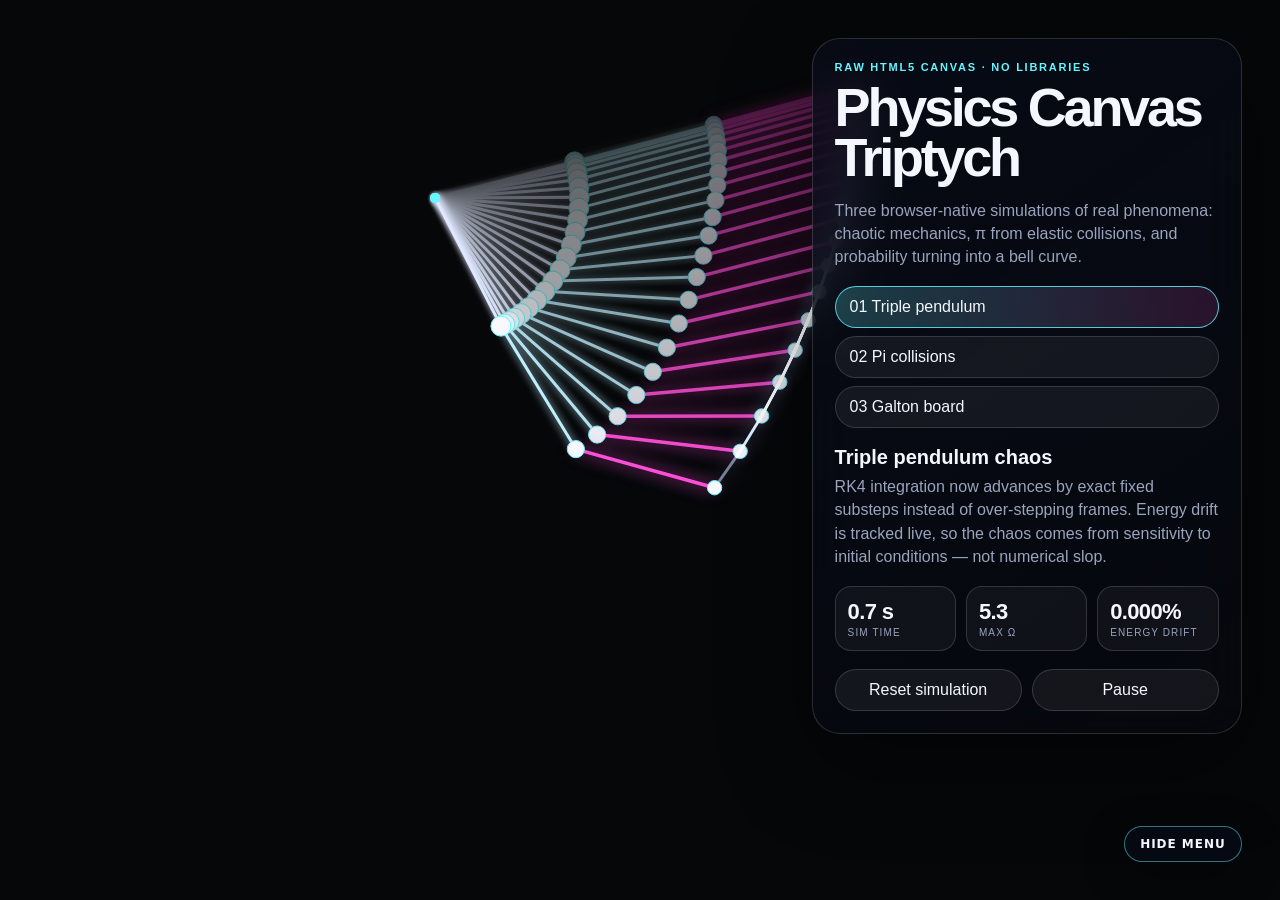
<file: research/physics-canvas-triptych/index.html>
<!doctype html>
<html lang="en">
<head>
  <meta charset="utf-8" />
  <meta name="viewport" content="width=device-width, initial-scale=1" />
  <title>Physics Canvas Triptych — Chaos, Pi, Bell Curve</title>
  <meta name="description" content="Three real physics phenomena simulated on raw HTML5 canvas: triple pendulum chaos, Galperin pi collisions, and a Galton board bell curve." />
  <link rel="stylesheet" href="style.css" />
</head>
<body>
  <canvas id="field" aria-label="Raw HTML5 canvas physics triptych"></canvas>
  <button id="menuToggle" class="menu-toggle" aria-expanded="true" aria-controls="panel">Hide menu</button>
  <aside class="panel" id="panel">
    <div class="eyebrow">RAW HTML5 CANVAS · NO LIBRARIES</div>
    <h1>Physics Canvas Triptych</h1>
    <p class="lede">Three browser-native simulations of real phenomena: chaotic mechanics, π from elastic collisions, and probability turning into a bell curve.</p>
    <nav class="tabs" aria-label="Simulation selector">
      <button class="tab active" data-mode="pendulum">01 Triple pendulum</button>
      <button class="tab" data-mode="pi">02 Pi collisions</button>
      <button class="tab" data-mode="galton">03 Galton board</button>
    </nav>
    <div id="copy" class="copy"></div>
    <div class="meters">
      <div><span id="m1">—</span><label id="l1">metric</label></div>
      <div><span id="m2">—</span><label id="l2">metric</label></div>
      <div><span id="m3">—</span><label id="l3">metric</label></div>
    </div>
    <div class="controls">
      <button id="reset">Reset simulation</button>
      <button id="pause">Pause</button>
    </div>
  </aside>
  <script src="script.js"></script>
</body>
</html>
</file>
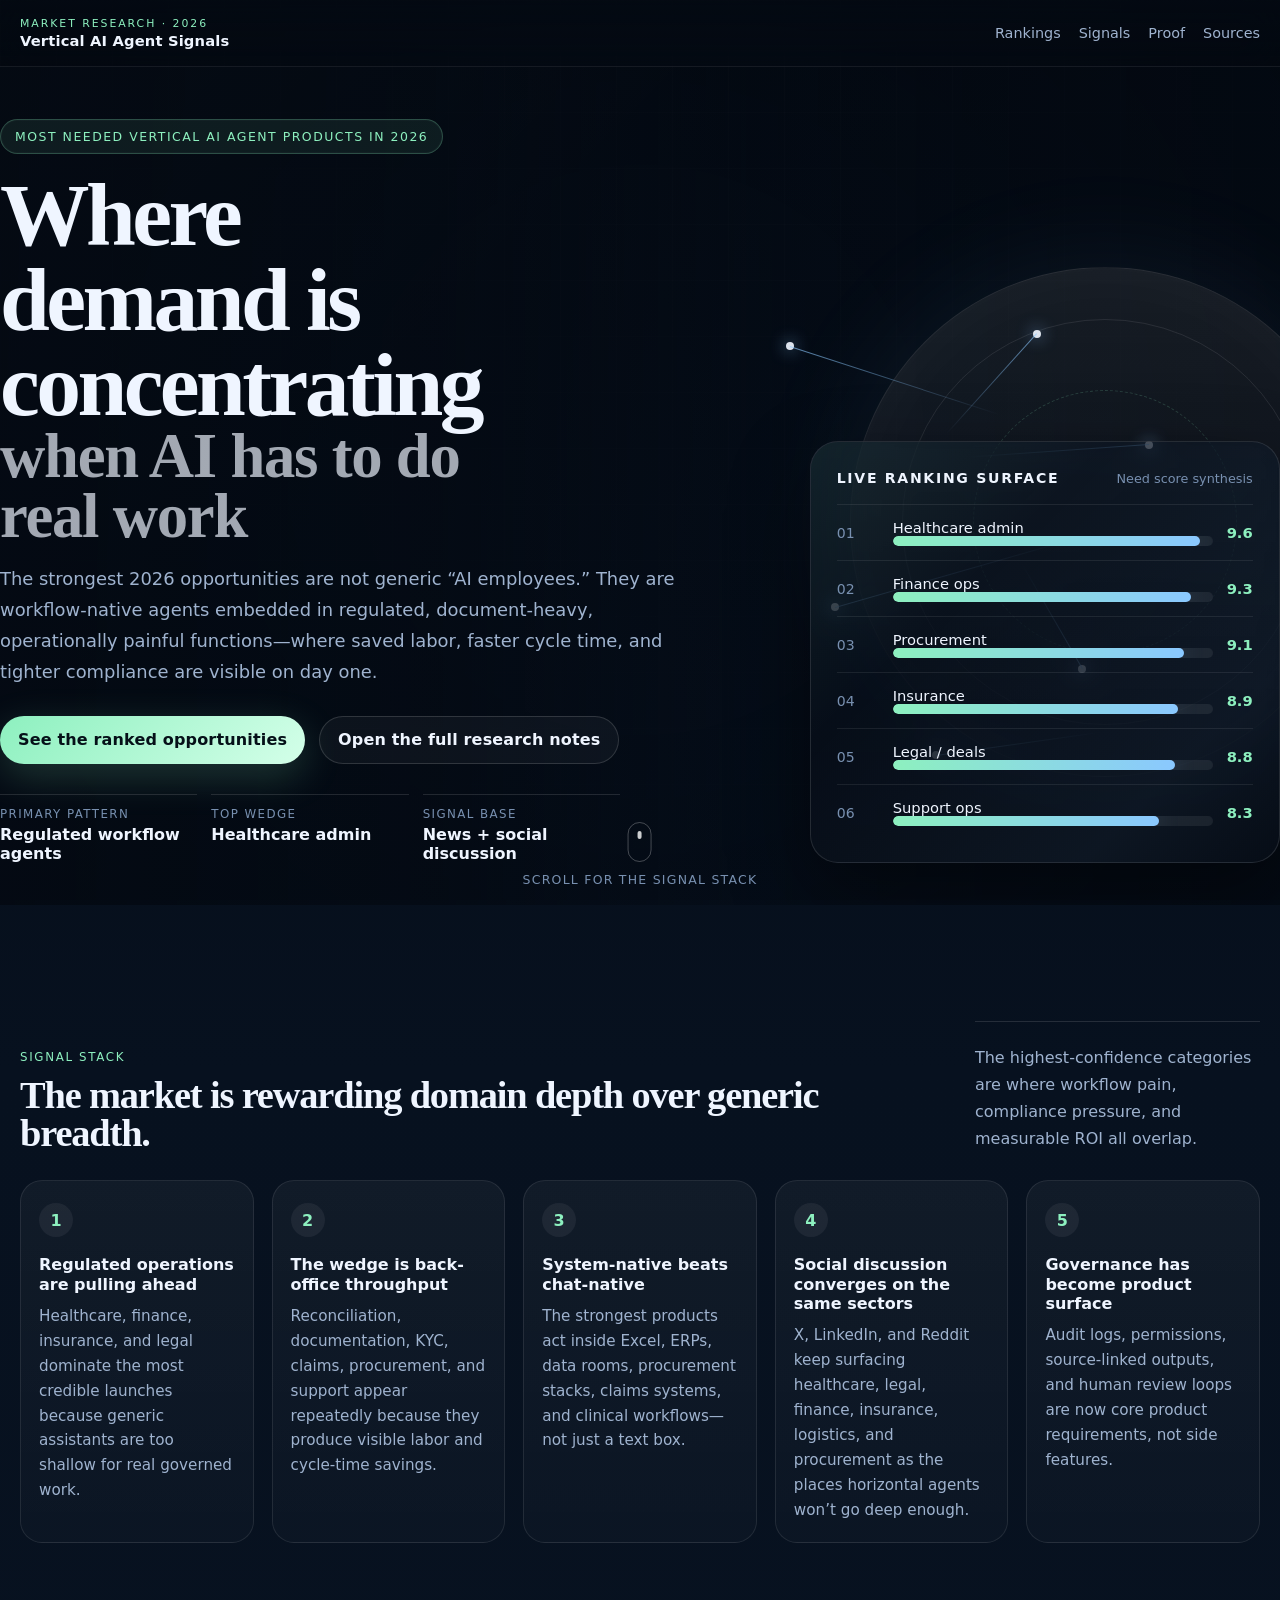
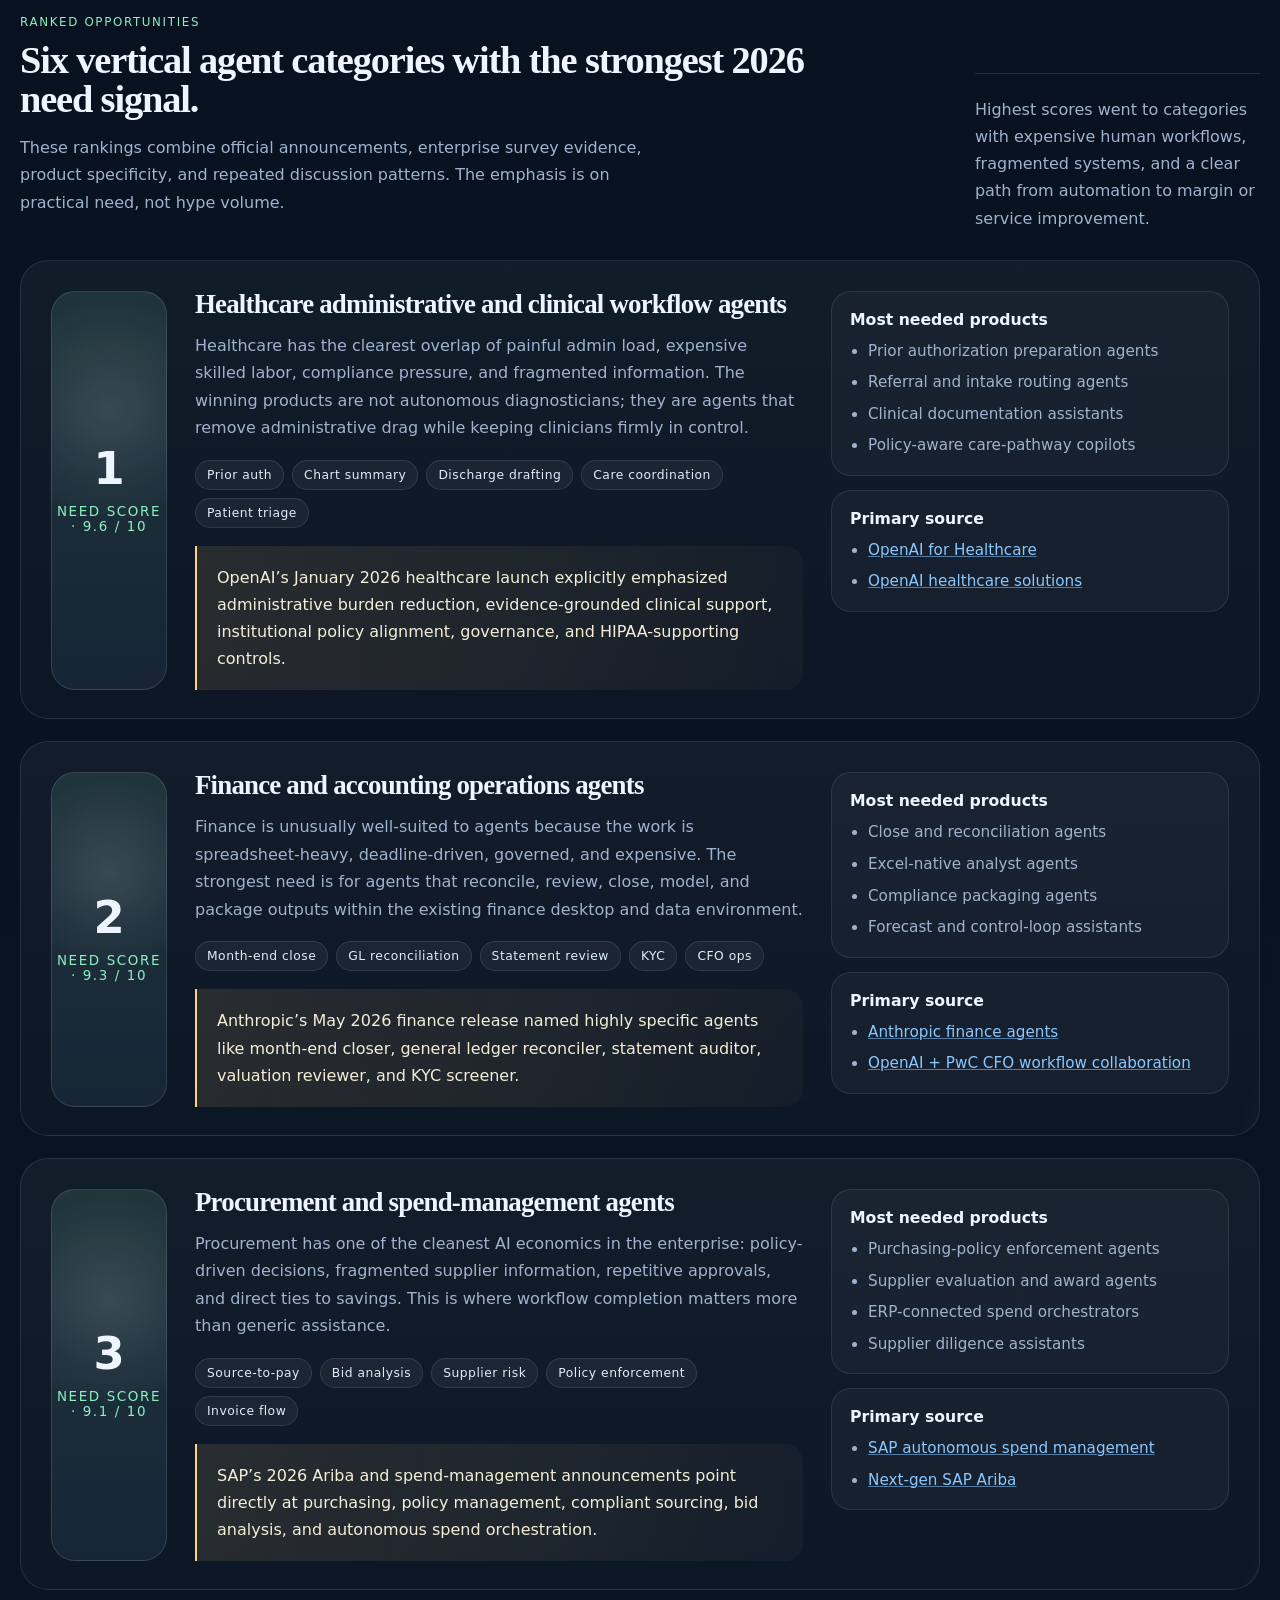
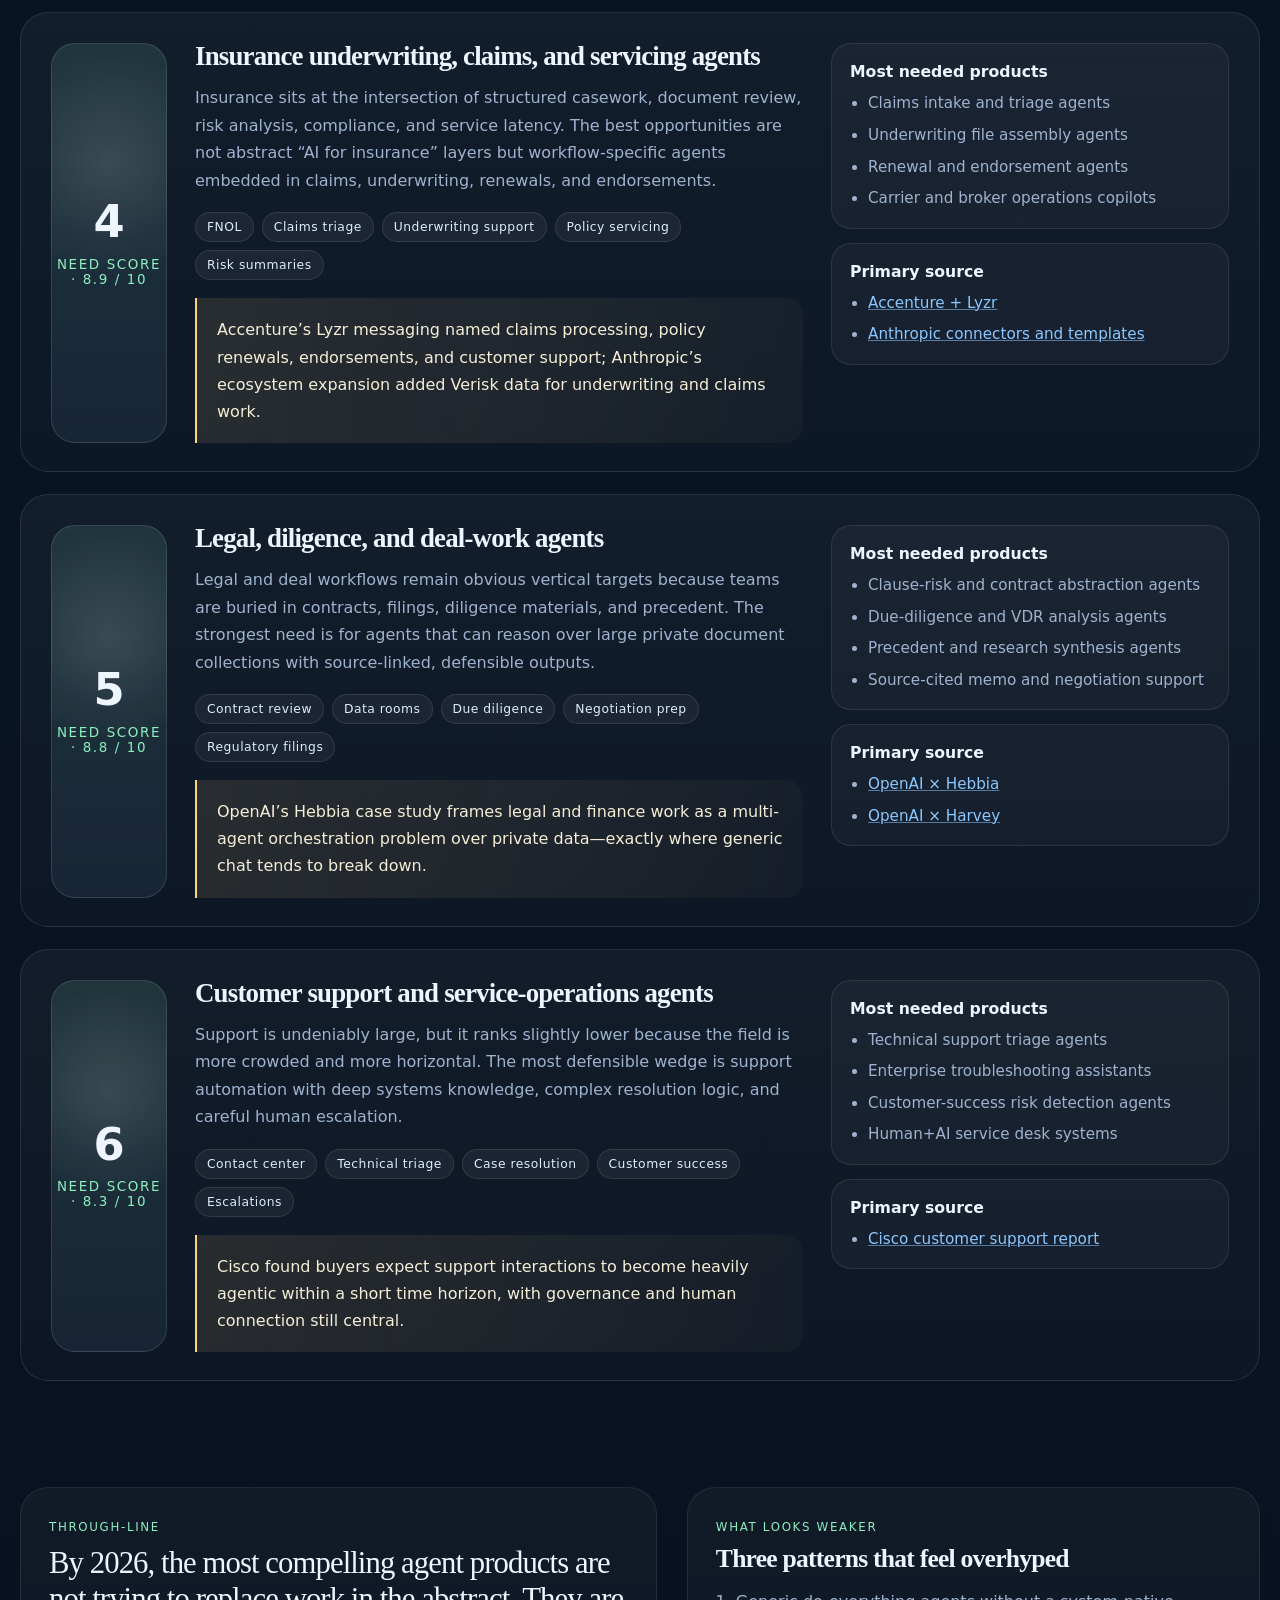
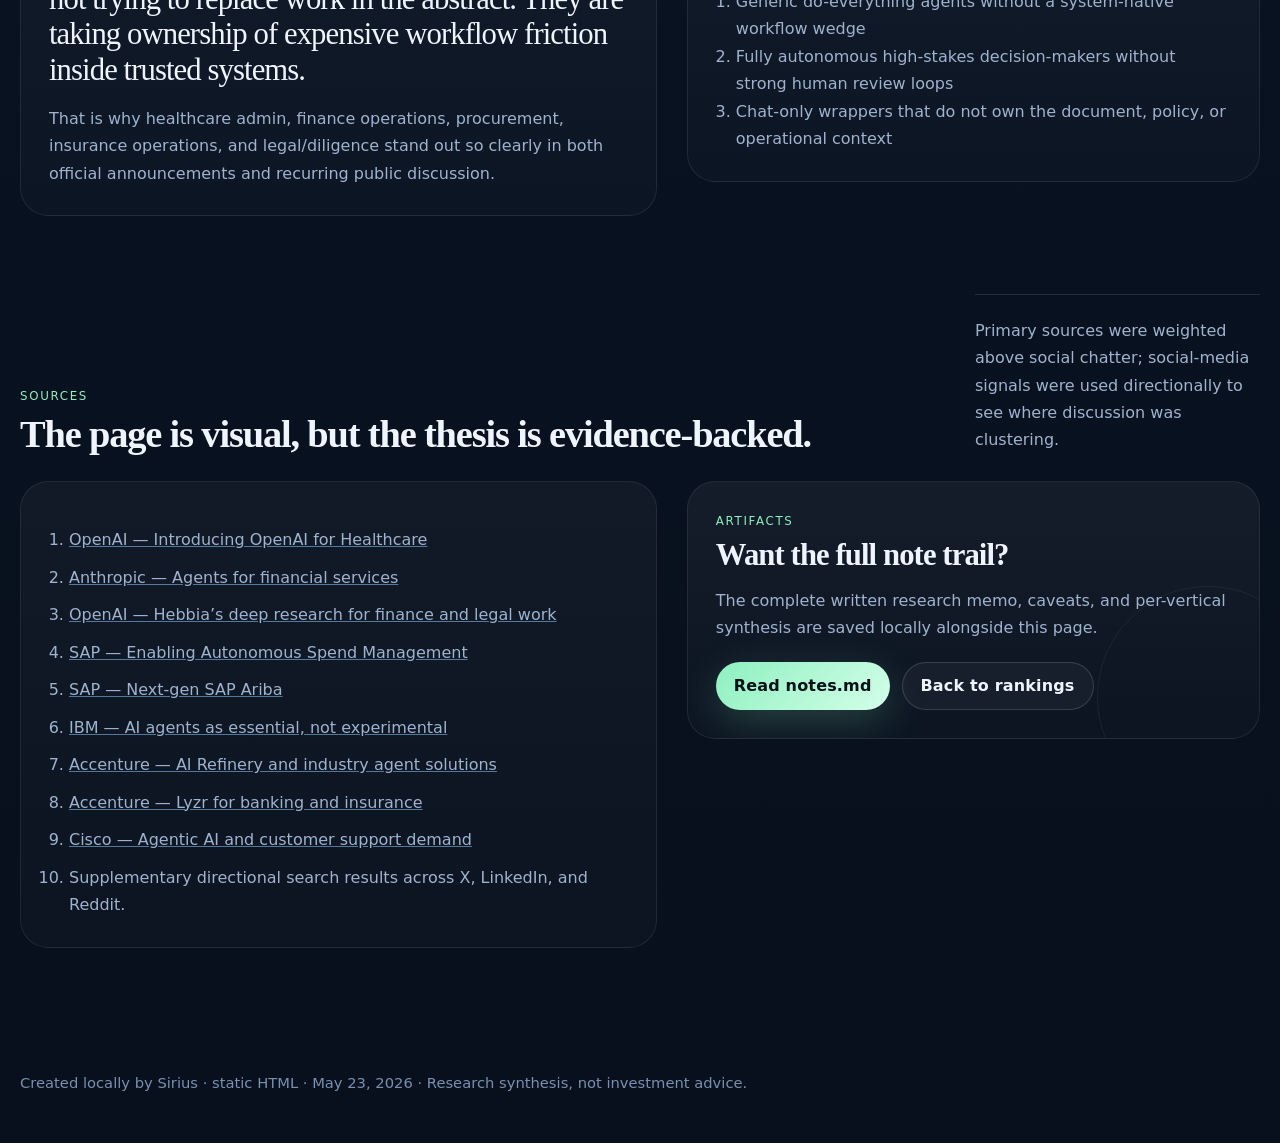
<file: research/vertical-ai-agents-2026/index.html>
<!DOCTYPE html>
<html lang="en">
<head>
  <meta charset="UTF-8" />
  <meta name="viewport" content="width=device-width, initial-scale=1.0" />
  <title>Most Needed Vertical AI Agent Products in 2026</title>
  <meta name="description" content="A visually rich local research page ranking the most needed vertical AI agent products in 2026 based on news and social-media signals." />
  <style>
    :root {
      --bg: #07111f;
      --bg-2: #0c1627;
      --surface: rgba(255, 255, 255, 0.06);
      --surface-strong: rgba(255, 255, 255, 0.1);
      --border: rgba(255, 255, 255, 0.12);
      --text: #eff5ff;
      --muted: #9fb3cf;
      --muted-2: #7890b0;
      --accent: #8df0bf;
      --accent-2: #8ac8ff;
      --accent-3: #ffd27f;
      --shadow: 0 30px 80px rgba(0, 0, 0, 0.42);
      --max: 1240px;
      --sans: Inter, ui-sans-serif, system-ui, -apple-system, BlinkMacSystemFont, "Segoe UI", sans-serif;
      --serif: "Iowan Old Style", "Palatino Linotype", "Book Antiqua", Palatino, "Times New Roman", serif;
    }

    * { box-sizing: border-box; }
    html { scroll-behavior: smooth; }
    body {
      margin: 0;
      font-family: var(--sans);
      color: var(--text);
      background:
        radial-gradient(circle at 12% 14%, rgba(138, 200, 255, 0.22), transparent 0 24%),
        radial-gradient(circle at 86% 12%, rgba(141, 240, 191, 0.14), transparent 0 22%),
        radial-gradient(circle at 70% 48%, rgba(138, 200, 255, 0.08), transparent 0 28%),
        linear-gradient(180deg, #040a13 0%, var(--bg) 18%, #091423 60%, #08101d 100%);
      min-height: 100vh;
      overflow-x: hidden;
    }

    body::before,
    body::after {
      content: "";
      position: fixed;
      inset: 0;
      pointer-events: none;
      z-index: -2;
    }

    body::before {
      background-image:
        linear-gradient(rgba(255,255,255,0.028) 1px, transparent 1px),
        linear-gradient(90deg, rgba(255,255,255,0.028) 1px, transparent 1px);
      background-size: 56px 56px;
      mask-image: linear-gradient(180deg, rgba(0,0,0,.7), rgba(0,0,0,.16));
    }

    body::after {
      background:
        radial-gradient(circle at center, transparent 0 36%, rgba(0, 0, 0, 0.28) 100%);
      z-index: -1;
    }

    a { color: inherit; text-decoration-color: rgba(138, 200, 255, 0.55); }
    img { max-width: 100%; display: block; }

    .wrap {
      width: min(var(--max), calc(100% - 40px));
      margin: 0 auto;
    }

    .site-nav {
      position: sticky;
      top: 0;
      z-index: 40;
      backdrop-filter: blur(18px);
      background: linear-gradient(180deg, rgba(4, 10, 19, 0.78), rgba(4, 10, 19, 0.46));
      border-bottom: 1px solid rgba(255,255,255,0.07);
    }

    .site-nav-inner {
      width: min(var(--max), calc(100% - 40px));
      margin: 0 auto;
      min-height: 66px;
      display: flex;
      align-items: center;
      justify-content: space-between;
      gap: 24px;
    }

    .brand-lockup {
      display: flex;
      flex-direction: column;
      gap: 2px;
    }

    .brand-overline {
      letter-spacing: 0.18em;
      text-transform: uppercase;
      font-size: 0.68rem;
      color: var(--accent);
    }

    .brand-name {
      font-size: 0.92rem;
      font-weight: 700;
      letter-spacing: 0.01em;
    }

    .nav-links {
      display: flex;
      flex-wrap: wrap;
      gap: 18px;
      font-size: 0.9rem;
      color: var(--muted);
    }

    .nav-links a {
      text-decoration: none;
      transition: color .2s ease, transform .2s ease;
    }

    .nav-links a:hover { color: var(--text); transform: translateY(-1px); }

    .hero {
      position: relative;
      min-height: calc(100svh - 66px);
      display: flex;
      align-items: center;
      overflow: hidden;
      isolation: isolate;
    }

    .hero::before,
    .hero::after {
      content: "";
      position: absolute;
      inset: 0;
      pointer-events: none;
    }

    .hero::before {
      background:
        radial-gradient(circle at 18% 24%, rgba(138, 200, 255, 0.35), transparent 0 22%),
        radial-gradient(circle at 75% 20%, rgba(141, 240, 191, 0.2), transparent 0 18%),
        radial-gradient(circle at 72% 65%, rgba(255, 210, 127, 0.12), transparent 0 16%),
        linear-gradient(135deg, rgba(255,255,255,0.03), transparent 34%);
      z-index: -2;
      animation: pulseField 10s ease-in-out infinite alternate;
    }

    .hero::after {
      background:
        linear-gradient(90deg, rgba(4, 10, 19, 0.95) 0%, rgba(4, 10, 19, 0.78) 34%, rgba(4, 10, 19, 0.4) 58%, rgba(4, 10, 19, 0.72) 100%);
      z-index: -1;
    }

    .hero-grid {
      width: 100%;
      display: grid;
      grid-template-columns: minmax(0, 1.1fr) minmax(320px, 0.9fr);
      gap: 34px;
      align-items: end;
      padding: 52px 0 42px;
    }

    .hero-copy {
      max-width: 700px;
    }

    .hero-kicker {
      display: inline-flex;
      align-items: center;
      gap: 10px;
      padding: 9px 14px;
      border: 1px solid rgba(141, 240, 191, 0.24);
      border-radius: 999px;
      font-size: 0.78rem;
      text-transform: uppercase;
      letter-spacing: 0.12em;
      color: var(--accent);
      background: rgba(141, 240, 191, 0.08);
      box-shadow: inset 0 0 0 1px rgba(255,255,255,0.02);
      animation: riseIn .85s ease both;
    }

    .hero-title {
      margin: 18px 0 18px;
      font-family: var(--serif);
      font-size: clamp(3rem, 7vw, 6.4rem);
      line-height: 0.95;
      letter-spacing: -0.04em;
      max-width: 10.5ch;
      animation: riseIn 1s .08s ease both;
    }

    .hero-title .subtle {
      display: block;
      color: rgba(239, 245, 255, 0.68);
      font-size: 0.7em;
      letter-spacing: -0.02em;
    }

    .hero-lede {
      max-width: 63ch;
      font-size: clamp(1rem, 1.4vw, 1.12rem);
      line-height: 1.72;
      color: var(--muted);
      animation: riseIn 1s .16s ease both;
    }

    .hero-actions {
      display: flex;
      flex-wrap: wrap;
      gap: 14px;
      margin-top: 28px;
      animation: riseIn 1s .24s ease both;
    }

    .button,
    .button-ghost {
      display: inline-flex;
      align-items: center;
      gap: 10px;
      min-height: 48px;
      padding: 0 18px;
      border-radius: 999px;
      text-decoration: none;
      font-weight: 650;
      letter-spacing: 0.01em;
      transition: transform .24s ease, box-shadow .24s ease, border-color .24s ease, background .24s ease;
    }

    .button {
      color: #051018;
      background: linear-gradient(135deg, var(--accent), #d4ffe9);
      box-shadow: 0 12px 40px rgba(141, 240, 191, 0.2);
    }

    .button:hover { transform: translateY(-2px); box-shadow: 0 18px 54px rgba(141, 240, 191, 0.26); }

    .button-ghost {
      color: var(--text);
      background: rgba(255,255,255,0.04);
      border: 1px solid rgba(255,255,255,0.14);
    }

    .button-ghost:hover { transform: translateY(-2px); border-color: rgba(255,255,255,0.24); }

    .hero-meta {
      display: grid;
      grid-template-columns: repeat(3, minmax(0, 1fr));
      gap: 14px;
      margin-top: 30px;
      max-width: 620px;
      animation: riseIn 1s .32s ease both;
    }

    .meta-item {
      padding-top: 12px;
      border-top: 1px solid rgba(255,255,255,0.12);
    }

    .meta-label {
      display: block;
      margin-bottom: 4px;
      font-size: 0.74rem;
      text-transform: uppercase;
      letter-spacing: 0.12em;
      color: var(--muted-2);
    }

    .meta-value {
      font-size: 1rem;
      font-weight: 700;
      color: var(--text);
    }

    .hero-visual {
      position: relative;
      min-height: 620px;
      display: flex;
      align-items: flex-end;
      justify-content: flex-end;
      animation: fadeInScale 1.1s .18s ease both;
    }

    .signal-orb {
      position: absolute;
      width: 510px;
      aspect-ratio: 1;
      right: -80px;
      top: 24px;
      border-radius: 50%;
      background:
        radial-gradient(circle at 50% 50%, rgba(138, 200, 255, 0.24), transparent 0 36%),
        radial-gradient(circle at 45% 45%, rgba(141, 240, 191, 0.12), transparent 0 54%),
        linear-gradient(180deg, rgba(255,255,255,0.08), rgba(255,255,255,0.01));
      filter: blur(0.2px);
      border: 1px solid rgba(255,255,255,0.08);
      box-shadow: inset 0 0 80px rgba(255,255,255,0.03), 0 0 120px rgba(138, 200, 255, 0.08);
      animation: drift 14s ease-in-out infinite;
    }

    .signal-orb::before,
    .signal-orb::after {
      content: "";
      position: absolute;
      inset: 10%;
      border-radius: 50%;
      border: 1px solid rgba(255,255,255,0.09);
    }

    .signal-orb::after {
      inset: 24%;
      border-style: dashed;
      border-color: rgba(141, 240, 191, 0.18);
      animation: rotateSlow 24s linear infinite;
    }

    .constellation {
      position: absolute;
      inset: 0;
      pointer-events: none;
    }

    .constellation span {
      position: absolute;
      width: 8px;
      height: 8px;
      border-radius: 50%;
      background: rgba(239,245,255,0.92);
      box-shadow: 0 0 16px rgba(138, 200, 255, 0.8);
    }

    .constellation span::after {
      content: "";
      position: absolute;
      left: 4px;
      top: 4px;
      width: var(--line-w, 120px);
      height: 1px;
      background: linear-gradient(90deg, rgba(138,200,255,0.65), transparent);
      transform: rotate(var(--line-r, 0deg));
      transform-origin: 0 0;
    }

    .constellation .n1 { left: 12%; top: 16%; --line-w: 220px; --line-r: 18deg; }
    .constellation .n2 { left: 56%; top: 14%; --line-w: 134px; --line-r: 132deg; }
    .constellation .n3 { left: 76%; top: 32%; --line-w: 180px; --line-r: 176deg; }
    .constellation .n4 { left: 20%; top: 58%; --line-w: 260px; --line-r: -16deg; }
    .constellation .n5 { left: 64%; top: 68%; --line-w: 120px; --line-r: -120deg; }
    .constellation .n6 { left: 38%; top: 82%; --line-w: 170px; --line-r: -8deg; }

    .signal-panel {
      position: relative;
      width: min(470px, 100%);
      margin-left: auto;
      padding: 28px 26px 22px;
      border-radius: 28px;
      background: linear-gradient(180deg, rgba(9, 18, 31, 0.72), rgba(7, 13, 23, 0.88));
      backdrop-filter: blur(16px);
      border: 1px solid rgba(255,255,255,0.12);
      box-shadow: var(--shadow);
      overflow: hidden;
    }

    .signal-panel::before {
      content: "";
      position: absolute;
      inset: 0;
      background: linear-gradient(135deg, rgba(141,240,191,0.08), transparent 34%, rgba(138,200,255,0.05) 78%, transparent);
      pointer-events: none;
    }

    .panel-caption {
      position: relative;
      display: flex;
      justify-content: space-between;
      gap: 14px;
      align-items: center;
      margin-bottom: 18px;
    }

    .panel-caption strong {
      font-size: 0.88rem;
      letter-spacing: 0.12em;
      text-transform: uppercase;
      color: var(--text);
    }

    .panel-caption span {
      font-size: 0.8rem;
      color: var(--muted-2);
    }

    .rank-line {
      position: relative;
      display: grid;
      grid-template-columns: 42px 1fr auto;
      gap: 14px;
      align-items: center;
      padding: 14px 0;
      border-top: 1px solid rgba(255,255,255,0.08);
    }

    .rank-line:first-of-type { border-top: none; }

    .rank-index {
      font-size: 0.88rem;
      color: var(--muted-2);
    }

    .rank-track {
      position: relative;
      height: 10px;
      border-radius: 999px;
      overflow: hidden;
      background: rgba(255,255,255,0.07);
    }

    .rank-fill {
      position: absolute;
      inset: 0 auto 0 0;
      width: var(--w, 50%);
      border-radius: inherit;
      background: linear-gradient(90deg, var(--accent), var(--accent-2));
      box-shadow: 0 0 24px rgba(138, 200, 255, 0.22);
      transform-origin: left;
      animation: fillBar 1.2s cubic-bezier(.22,1,.36,1) both;
    }

    .rank-name,
    .rank-score {
      position: relative;
      z-index: 1;
      font-size: 0.92rem;
    }

    .rank-name { color: var(--text); }
    .rank-score { color: var(--accent); font-weight: 700; }

    .scroll-hint {
      position: absolute;
      left: 50%;
      bottom: 18px;
      transform: translateX(-50%);
      display: flex;
      flex-direction: column;
      align-items: center;
      gap: 10px;
      color: var(--muted-2);
      font-size: 0.78rem;
      letter-spacing: 0.1em;
      text-transform: uppercase;
      animation: floatHint 2.8s ease-in-out infinite;
    }

    .scroll-hint .mouse {
      width: 24px;
      height: 40px;
      border: 1px solid rgba(255,255,255,0.26);
      border-radius: 999px;
      position: relative;
    }

    .scroll-hint .mouse::before {
      content: "";
      position: absolute;
      left: 50%;
      top: 8px;
      width: 4px;
      height: 8px;
      border-radius: 999px;
      background: rgba(255,255,255,0.8);
      transform: translateX(-50%);
      animation: wheel 1.7s ease-in-out infinite;
    }

    main {
      position: relative;
      padding: 48px 0 100px;
    }

    section {
      margin-top: 68px;
    }

    .section-head {
      display: grid;
      grid-template-columns: minmax(0, 1.1fr) minmax(260px, 0.55fr);
      gap: 24px;
      align-items: end;
      margin-bottom: 28px;
    }

    .eyebrow {
      display: inline-block;
      margin-bottom: 12px;
      letter-spacing: 0.14em;
      text-transform: uppercase;
      font-size: 0.74rem;
      color: var(--accent);
    }

    h2 {
      margin: 0;
      font-family: var(--serif);
      font-size: clamp(2rem, 3vw, 3.3rem);
      line-height: 1;
      letter-spacing: -0.03em;
    }

    .section-copy,
    .section-note {
      color: var(--muted);
      font-size: 1rem;
      line-height: 1.7;
      max-width: 62ch;
    }

    .section-note {
      justify-self: end;
      max-width: 28ch;
      padding-top: 22px;
      border-top: 1px solid rgba(255,255,255,0.12);
    }

    .signal-grid {
      display: grid;
      grid-template-columns: repeat(5, minmax(0, 1fr));
      gap: 18px;
    }

    .signal-tile {
      position: relative;
      padding: 22px 18px 20px;
      background: linear-gradient(180deg, rgba(255,255,255,0.045), rgba(255,255,255,0.02));
      border: 1px solid rgba(255,255,255,0.09);
      border-radius: 22px;
      overflow: hidden;
      transition: transform .28s ease, border-color .28s ease, background .28s ease;
    }

    .signal-tile:hover {
      transform: translateY(-6px);
      border-color: rgba(141,240,191,0.22);
      background: linear-gradient(180deg, rgba(141,240,191,0.08), rgba(255,255,255,0.025));
    }

    .signal-number {
      display: inline-flex;
      width: 34px;
      height: 34px;
      align-items: center;
      justify-content: center;
      border-radius: 50%;
      background: rgba(255,255,255,0.06);
      color: var(--accent);
      font-weight: 700;
      margin-bottom: 18px;
    }

    .signal-tile h3 {
      margin: 0 0 10px;
      font-size: 1rem;
      line-height: 1.2;
    }

    .signal-tile p {
      margin: 0;
      color: var(--muted);
      font-size: 0.95rem;
      line-height: 1.64;
    }

    .rankings {
      display: grid;
      gap: 22px;
    }

    .ranking-card {
      position: relative;
      display: grid;
      grid-template-columns: 116px minmax(0, 1.1fr) minmax(280px, 0.72fr);
      gap: 28px;
      padding: 30px 30px 28px;
      border-radius: 28px;
      background: linear-gradient(180deg, rgba(255,255,255,0.042), rgba(255,255,255,0.018));
      border: 1px solid rgba(255,255,255,0.1);
      overflow: hidden;
      transition: transform .3s ease, border-color .3s ease, box-shadow .3s ease;
    }

    .ranking-card::before {
      content: "";
      position: absolute;
      inset: auto -20% -30% auto;
      width: 280px;
      height: 280px;
      border-radius: 50%;
      background: radial-gradient(circle, rgba(138,200,255,0.12), transparent 66%);
      pointer-events: none;
      transform: translateY(35px);
    }

    .ranking-card:hover {
      transform: translateY(-5px);
      border-color: rgba(138,200,255,0.2);
      box-shadow: 0 30px 80px rgba(0,0,0,0.28);
    }

    .rank-badge {
      display: flex;
      flex-direction: column;
      justify-content: center;
      align-items: center;
      border-radius: 24px;
      background:
        radial-gradient(circle at 50% 30%, rgba(255,255,255,0.12), transparent 40%),
        linear-gradient(180deg, rgba(141,240,191,0.12), rgba(138,200,255,0.08));
      border: 1px solid rgba(255,255,255,0.12);
      min-height: 170px;
    }

    .rank-badge .num {
      font-size: 2.8rem;
      font-weight: 800;
      line-height: 1;
    }

    .rank-badge .score {
      margin-top: 12px;
      font-size: 0.84rem;
      color: var(--accent);
      text-transform: uppercase;
      letter-spacing: 0.12em;
      text-align: center;
    }

    .ranking-copy h3 {
      margin: 0 0 14px;
      font-family: var(--serif);
      font-size: clamp(1.6rem, 2.1vw, 2.1rem);
      line-height: 1;
      letter-spacing: -0.03em;
    }

    .ranking-copy p {
      margin: 0 0 18px;
      color: var(--muted);
      line-height: 1.72;
      font-size: 1rem;
    }

    .tag-row {
      display: flex;
      flex-wrap: wrap;
      gap: 8px;
      margin: 14px 0 18px;
    }

    .tag {
      padding: 7px 11px;
      border-radius: 999px;
      font-size: 0.77rem;
      letter-spacing: 0.04em;
      color: #ddedff;
      background: rgba(255,255,255,0.05);
      border: 1px solid rgba(255,255,255,0.1);
    }

    .proof-pull {
      position: relative;
      margin-top: 18px;
      padding: 18px 18px 18px 20px;
      border-left: 2px solid var(--accent-3);
      color: #f5eed7;
      background: linear-gradient(90deg, rgba(255,210,127,0.11), rgba(255,210,127,0.03));
      border-radius: 0 18px 18px 0;
      line-height: 1.7;
    }

    .proof-panel {
      display: grid;
      gap: 14px;
      align-content: start;
    }

    .proof-block {
      padding: 18px 18px 16px;
      border-radius: 20px;
      background: rgba(255,255,255,0.035);
      border: 1px solid rgba(255,255,255,0.09);
      transition: transform .28s ease, border-color .28s ease, background .28s ease;
    }

    .proof-block:hover {
      transform: translateX(4px);
      border-color: rgba(141,240,191,0.18);
      background: rgba(255,255,255,0.048);
    }

    .proof-block h4 {
      margin: 0 0 10px;
      font-size: 0.98rem;
    }

    .proof-block ul {
      margin: 0;
      padding-left: 18px;
      color: var(--muted);
      line-height: 1.68;
      font-size: 0.95rem;
    }

    .proof-block li + li { margin-top: 6px; }

    .proof-block a {
      color: var(--accent-2);
      text-decoration-thickness: 1px;
    }

    .editorial-band {
      position: relative;
      padding: 38px 0 10px;
    }

    .editorial-grid {
      display: grid;
      grid-template-columns: minmax(0, 1fr) minmax(320px, 0.9fr);
      gap: 30px;
      align-items: start;
    }

    .quote-panel,
    .caution-panel,
    .sources-panel,
    .cta-panel {
      padding: 28px;
      border-radius: 28px;
      background: linear-gradient(180deg, rgba(255,255,255,0.04), rgba(255,255,255,0.02));
      border: 1px solid rgba(255,255,255,0.08);
    }

    .quote-panel blockquote {
      margin: 0;
      font-family: var(--serif);
      font-size: clamp(1.5rem, 2.4vw, 2.5rem);
      line-height: 1.16;
      letter-spacing: -0.03em;
    }

    .quote-panel p,
    .caution-panel p,
    .cta-panel p {
      margin: 16px 0 0;
      color: var(--muted);
      line-height: 1.72;
    }

    .caution-list,
    .sources-panel ol {
      margin: 16px 0 0;
      padding-left: 20px;
      color: var(--muted);
      line-height: 1.72;
    }

    .sources-panel ol li + li { margin-top: 10px; }

    .cta-panel {
      position: relative;
      overflow: hidden;
      background:
        radial-gradient(circle at top right, rgba(141,240,191,0.12), transparent 0 30%),
        linear-gradient(180deg, rgba(255,255,255,0.05), rgba(255,255,255,0.02));
    }

    .cta-panel::before {
      content: "";
      position: absolute;
      inset: auto -60px -70px auto;
      width: 220px;
      height: 220px;
      border-radius: 50%;
      border: 1px solid rgba(255,255,255,0.08);
      opacity: 0.7;
    }

    .cta-actions {
      display: flex;
      flex-wrap: wrap;
      gap: 12px;
      margin-top: 20px;
    }

    footer {
      padding: 26px 0 52px;
      color: var(--muted-2);
      font-size: 0.92rem;
    }

    .reveal {
      opacity: 0;
      transform: translateY(26px);
      transition: opacity .8s ease, transform .8s cubic-bezier(.22,1,.36,1);
    }

    .reveal.in-view {
      opacity: 1;
      transform: translateY(0);
    }

    @keyframes pulseField {
      from { transform: scale(1) translate3d(0,0,0); }
      to { transform: scale(1.05) translate3d(0, 14px, 0); }
    }

    @keyframes riseIn {
      from { opacity: 0; transform: translateY(26px); }
      to { opacity: 1; transform: translateY(0); }
    }

    @keyframes fadeInScale {
      from { opacity: 0; transform: translateY(24px) scale(.97); }
      to { opacity: 1; transform: translateY(0) scale(1); }
    }

    @keyframes drift {
      0%, 100% { transform: translate3d(0,0,0) scale(1); }
      50% { transform: translate3d(-10px, 12px, 0) scale(1.02); }
    }

    @keyframes rotateSlow {
      from { transform: rotate(0deg); }
      to { transform: rotate(360deg); }
    }

    @keyframes fillBar {
      from { transform: scaleX(0); }
      to { transform: scaleX(1); }
    }

    @keyframes floatHint {
      0%, 100% { transform: translateX(-50%) translateY(0); }
      50% { transform: translateX(-50%) translateY(7px); }
    }

    @keyframes wheel {
      0% { opacity: 0; transform: translate(-50%, 0); }
      30% { opacity: 1; }
      100% { opacity: 0; transform: translate(-50%, 14px); }
    }

    @media (prefers-reduced-motion: reduce) {
      *, *::before, *::after {
        animation: none !important;
        transition: none !important;
        scroll-behavior: auto !important;
      }
      .reveal { opacity: 1; transform: none; }
    }

    @media (max-width: 1180px) {
      .signal-grid { grid-template-columns: repeat(3, minmax(0, 1fr)); }
      .ranking-card { grid-template-columns: 96px minmax(0, 1fr); }
      .proof-panel { grid-column: 2; }
      .hero-grid,
      .editorial-grid,
      .section-head { grid-template-columns: 1fr; }
      .section-note { justify-self: start; max-width: 60ch; }
    }

    @media (max-width: 860px) {
      .site-nav-inner { min-height: 60px; }
      .nav-links { display: none; }
      .hero { min-height: auto; padding-top: 12px; }
      .hero-grid { gap: 28px; padding: 34px 0 78px; }
      .hero-visual { min-height: 460px; }
      .signal-panel { width: 100%; }
      .hero-meta { grid-template-columns: 1fr; }
      .signal-grid { grid-template-columns: 1fr; }
      .ranking-card { grid-template-columns: 1fr; gap: 20px; padding: 22px; }
      .rank-badge { min-height: 120px; flex-direction: row; gap: 16px; }
      .rank-badge .score { margin-top: 0; text-align: left; }
    }

    @media (max-width: 560px) {
      .wrap, .site-nav-inner { width: min(var(--max), calc(100% - 24px)); }
      .hero-title { max-width: 12ch; }
      .hero-actions, .cta-actions { flex-direction: column; align-items: stretch; }
      .button, .button-ghost { justify-content: center; }
      .hero-visual { min-height: 380px; }
      .signal-orb { width: 360px; right: -70px; top: 24px; }
      .signal-panel, .quote-panel, .caution-panel, .sources-panel, .cta-panel { padding: 22px; }
      .rank-line { grid-template-columns: 28px 1fr; }
      .rank-score { grid-column: 2; justify-self: end; }
    }
  </style>
</head>
<body>
  <nav class="site-nav" aria-label="Primary">
    <div class="site-nav-inner">
      <div class="brand-lockup">
        <span class="brand-overline">Market research · 2026</span>
        <span class="brand-name">Vertical AI Agent Signals</span>
      </div>
      <div class="nav-links">
        <a href="#rankings">Rankings</a>
        <a href="#signals">Signals</a>
        <a href="#proof">Proof</a>
        <a href="#sources">Sources</a>
      </div>
    </div>
  </nav>

  <header class="hero">
    <div class="wrap hero-grid">
      <div class="hero-copy">
        <div class="hero-kicker">Most needed vertical AI agent products in 2026</div>
        <h1 class="hero-title">Where demand is concentrating <span class="subtle">when AI has to do real work</span></h1>
        <p class="hero-lede">
          The strongest 2026 opportunities are not generic “AI employees.” They are workflow-native agents embedded in regulated, document-heavy, operationally painful functions—where saved labor, faster cycle time, and tighter compliance are visible on day one.
        </p>
        <div class="hero-actions">
          <a class="button" href="#rankings">See the ranked opportunities</a>
          <a class="button-ghost" href="notes.md">Open the full research notes</a>
        </div>
        <div class="hero-meta" aria-label="Research metadata">
          <div class="meta-item">
            <span class="meta-label">Primary pattern</span>
            <span class="meta-value">Regulated workflow agents</span>
          </div>
          <div class="meta-item">
            <span class="meta-label">Top wedge</span>
            <span class="meta-value">Healthcare admin</span>
          </div>
          <div class="meta-item">
            <span class="meta-label">Signal base</span>
            <span class="meta-value">News + social discussion</span>
          </div>
        </div>
      </div>

      <div class="hero-visual" aria-hidden="true">
        <div class="signal-orb"></div>
        <div class="constellation">
          <span class="n1"></span>
          <span class="n2"></span>
          <span class="n3"></span>
          <span class="n4"></span>
          <span class="n5"></span>
          <span class="n6"></span>
        </div>
        <div class="signal-panel">
          <div class="panel-caption">
            <strong>Live ranking surface</strong>
            <span>Need score synthesis</span>
          </div>

          <div class="rank-line">
            <div class="rank-index">01</div>
            <div>
              <div class="rank-name">Healthcare admin</div>
              <div class="rank-track"><span class="rank-fill" style="--w:96%"></span></div>
            </div>
            <div class="rank-score">9.6</div>
          </div>
          <div class="rank-line">
            <div class="rank-index">02</div>
            <div>
              <div class="rank-name">Finance ops</div>
              <div class="rank-track"><span class="rank-fill" style="--w:93%"></span></div>
            </div>
            <div class="rank-score">9.3</div>
          </div>
          <div class="rank-line">
            <div class="rank-index">03</div>
            <div>
              <div class="rank-name">Procurement</div>
              <div class="rank-track"><span class="rank-fill" style="--w:91%"></span></div>
            </div>
            <div class="rank-score">9.1</div>
          </div>
          <div class="rank-line">
            <div class="rank-index">04</div>
            <div>
              <div class="rank-name">Insurance</div>
              <div class="rank-track"><span class="rank-fill" style="--w:89%"></span></div>
            </div>
            <div class="rank-score">8.9</div>
          </div>
          <div class="rank-line">
            <div class="rank-index">05</div>
            <div>
              <div class="rank-name">Legal / deals</div>
              <div class="rank-track"><span class="rank-fill" style="--w:88%"></span></div>
            </div>
            <div class="rank-score">8.8</div>
          </div>
          <div class="rank-line">
            <div class="rank-index">06</div>
            <div>
              <div class="rank-name">Support ops</div>
              <div class="rank-track"><span class="rank-fill" style="--w:83%"></span></div>
            </div>
            <div class="rank-score">8.3</div>
          </div>
        </div>
      </div>
    </div>
    <div class="scroll-hint">
      <div class="mouse"></div>
      <span>Scroll for the signal stack</span>
    </div>
  </header>

  <main>
    <div class="wrap">
      <section id="signals" class="reveal">
        <div class="section-head">
          <div>
            <span class="eyebrow">Signal stack</span>
            <h2>The market is rewarding domain depth over generic breadth.</h2>
          </div>
          <div class="section-note">
            The highest-confidence categories are where workflow pain, compliance pressure, and measurable ROI all overlap.
          </div>
        </div>

        <div class="signal-grid">
          <article class="signal-tile">
            <span class="signal-number">1</span>
            <h3>Regulated operations are pulling ahead</h3>
            <p>Healthcare, finance, insurance, and legal dominate the most credible launches because generic assistants are too shallow for real governed work.</p>
          </article>
          <article class="signal-tile">
            <span class="signal-number">2</span>
            <h3>The wedge is back-office throughput</h3>
            <p>Reconciliation, documentation, KYC, claims, procurement, and support appear repeatedly because they produce visible labor and cycle-time savings.</p>
          </article>
          <article class="signal-tile">
            <span class="signal-number">3</span>
            <h3>System-native beats chat-native</h3>
            <p>The strongest products act inside Excel, ERPs, data rooms, procurement stacks, claims systems, and clinical workflows—not just a text box.</p>
          </article>
          <article class="signal-tile">
            <span class="signal-number">4</span>
            <h3>Social discussion converges on the same sectors</h3>
            <p>X, LinkedIn, and Reddit keep surfacing healthcare, legal, finance, insurance, logistics, and procurement as the places horizontal agents won’t go deep enough.</p>
          </article>
          <article class="signal-tile">
            <span class="signal-number">5</span>
            <h3>Governance has become product surface</h3>
            <p>Audit logs, permissions, source-linked outputs, and human review loops are now core product requirements, not side features.</p>
          </article>
        </div>
      </section>

      <section id="rankings" class="reveal">
        <div class="section-head">
          <div>
            <span class="eyebrow">Ranked opportunities</span>
            <h2>Six vertical agent categories with the strongest 2026 need signal.</h2>
            <p class="section-copy">These rankings combine official announcements, enterprise survey evidence, product specificity, and repeated discussion patterns. The emphasis is on practical need, not hype volume.</p>
          </div>
          <div class="section-note">Highest scores went to categories with expensive human workflows, fragmented systems, and a clear path from automation to margin or service improvement.</div>
        </div>

        <div class="rankings">
          <article class="ranking-card reveal">
            <div class="rank-badge">
              <div class="num">1</div>
              <div class="score">Need score · 9.6 / 10</div>
            </div>
            <div class="ranking-copy">
              <h3>Healthcare administrative and clinical workflow agents</h3>
              <p>Healthcare has the clearest overlap of painful admin load, expensive skilled labor, compliance pressure, and fragmented information. The winning products are not autonomous diagnosticians; they are agents that remove administrative drag while keeping clinicians firmly in control.</p>
              <div class="tag-row">
                <span class="tag">Prior auth</span>
                <span class="tag">Chart summary</span>
                <span class="tag">Discharge drafting</span>
                <span class="tag">Care coordination</span>
                <span class="tag">Patient triage</span>
              </div>
              <div class="proof-pull">OpenAI’s January 2026 healthcare launch explicitly emphasized administrative burden reduction, evidence-grounded clinical support, institutional policy alignment, governance, and HIPAA-supporting controls.</div>
            </div>
            <div class="proof-panel">
              <div class="proof-block">
                <h4>Most needed products</h4>
                <ul>
                  <li>Prior authorization preparation agents</li>
                  <li>Referral and intake routing agents</li>
                  <li>Clinical documentation assistants</li>
                  <li>Policy-aware care-pathway copilots</li>
                </ul>
              </div>
              <div class="proof-block">
                <h4>Primary source</h4>
                <ul>
                  <li><a href="https://openai.com/index/openai-for-healthcare/">OpenAI for Healthcare</a></li>
                  <li><a href="https://openai.com/solutions/industries/healthcare/">OpenAI healthcare solutions</a></li>
                </ul>
              </div>
            </div>
          </article>

          <article class="ranking-card reveal">
            <div class="rank-badge">
              <div class="num">2</div>
              <div class="score">Need score · 9.3 / 10</div>
            </div>
            <div class="ranking-copy">
              <h3>Finance and accounting operations agents</h3>
              <p>Finance is unusually well-suited to agents because the work is spreadsheet-heavy, deadline-driven, governed, and expensive. The strongest need is for agents that reconcile, review, close, model, and package outputs within the existing finance desktop and data environment.</p>
              <div class="tag-row">
                <span class="tag">Month-end close</span>
                <span class="tag">GL reconciliation</span>
                <span class="tag">Statement review</span>
                <span class="tag">KYC</span>
                <span class="tag">CFO ops</span>
              </div>
              <div class="proof-pull">Anthropic’s May 2026 finance release named highly specific agents like month-end closer, general ledger reconciler, statement auditor, valuation reviewer, and KYC screener.</div>
            </div>
            <div class="proof-panel">
              <div class="proof-block">
                <h4>Most needed products</h4>
                <ul>
                  <li>Close and reconciliation agents</li>
                  <li>Excel-native analyst agents</li>
                  <li>Compliance packaging agents</li>
                  <li>Forecast and control-loop assistants</li>
                </ul>
              </div>
              <div class="proof-block">
                <h4>Primary source</h4>
                <ul>
                  <li><a href="https://www.anthropic.com/news/finance-agents">Anthropic finance agents</a></li>
                  <li><a href="https://openai.com/index/openai-pwc-finance-collaboration/">OpenAI + PwC CFO workflow collaboration</a></li>
                </ul>
              </div>
            </div>
          </article>

          <article class="ranking-card reveal">
            <div class="rank-badge">
              <div class="num">3</div>
              <div class="score">Need score · 9.1 / 10</div>
            </div>
            <div class="ranking-copy">
              <h3>Procurement and spend-management agents</h3>
              <p>Procurement has one of the cleanest AI economics in the enterprise: policy-driven decisions, fragmented supplier information, repetitive approvals, and direct ties to savings. This is where workflow completion matters more than generic assistance.</p>
              <div class="tag-row">
                <span class="tag">Source-to-pay</span>
                <span class="tag">Bid analysis</span>
                <span class="tag">Supplier risk</span>
                <span class="tag">Policy enforcement</span>
                <span class="tag">Invoice flow</span>
              </div>
              <div class="proof-pull">SAP’s 2026 Ariba and spend-management announcements point directly at purchasing, policy management, compliant sourcing, bid analysis, and autonomous spend orchestration.</div>
            </div>
            <div class="proof-panel">
              <div class="proof-block">
                <h4>Most needed products</h4>
                <ul>
                  <li>Purchasing-policy enforcement agents</li>
                  <li>Supplier evaluation and award agents</li>
                  <li>ERP-connected spend orchestrators</li>
                  <li>Supplier diligence assistants</li>
                </ul>
              </div>
              <div class="proof-block">
                <h4>Primary source</h4>
                <ul>
                  <li><a href="https://news.sap.com/2026/05/enabling-autonomous-spend-management-ai-connected-processes/">SAP autonomous spend management</a></li>
                  <li><a href="https://news.sap.com/2026/03/next-gen-sap-ariba-foundation-for-intelligent-procurement/">Next-gen SAP Ariba</a></li>
                </ul>
              </div>
            </div>
          </article>

          <article class="ranking-card reveal">
            <div class="rank-badge">
              <div class="num">4</div>
              <div class="score">Need score · 8.9 / 10</div>
            </div>
            <div class="ranking-copy">
              <h3>Insurance underwriting, claims, and servicing agents</h3>
              <p>Insurance sits at the intersection of structured casework, document review, risk analysis, compliance, and service latency. The best opportunities are not abstract “AI for insurance” layers but workflow-specific agents embedded in claims, underwriting, renewals, and endorsements.</p>
              <div class="tag-row">
                <span class="tag">FNOL</span>
                <span class="tag">Claims triage</span>
                <span class="tag">Underwriting support</span>
                <span class="tag">Policy servicing</span>
                <span class="tag">Risk summaries</span>
              </div>
              <div class="proof-pull">Accenture’s Lyzr messaging named claims processing, policy renewals, endorsements, and customer support; Anthropic’s ecosystem expansion added Verisk data for underwriting and claims work.</div>
            </div>
            <div class="proof-panel">
              <div class="proof-block">
                <h4>Most needed products</h4>
                <ul>
                  <li>Claims intake and triage agents</li>
                  <li>Underwriting file assembly agents</li>
                  <li>Renewal and endorsement agents</li>
                  <li>Carrier and broker operations copilots</li>
                </ul>
              </div>
              <div class="proof-block">
                <h4>Primary source</h4>
                <ul>
                  <li><a href="https://newsroom.accenture.com/news/2025/accenture-invests-in-lyzr-to-bring-agentic-ai-to-banking-and-insurance-companies">Accenture + Lyzr</a></li>
                  <li><a href="https://www.anthropic.com/news/finance-agents">Anthropic connectors and templates</a></li>
                </ul>
              </div>
            </div>
          </article>

          <article class="ranking-card reveal">
            <div class="rank-badge">
              <div class="num">5</div>
              <div class="score">Need score · 8.8 / 10</div>
            </div>
            <div class="ranking-copy">
              <h3>Legal, diligence, and deal-work agents</h3>
              <p>Legal and deal workflows remain obvious vertical targets because teams are buried in contracts, filings, diligence materials, and precedent. The strongest need is for agents that can reason over large private document collections with source-linked, defensible outputs.</p>
              <div class="tag-row">
                <span class="tag">Contract review</span>
                <span class="tag">Data rooms</span>
                <span class="tag">Due diligence</span>
                <span class="tag">Negotiation prep</span>
                <span class="tag">Regulatory filings</span>
              </div>
              <div class="proof-pull">OpenAI’s Hebbia case study frames legal and finance work as a multi-agent orchestration problem over private data—exactly where generic chat tends to break down.</div>
            </div>
            <div class="proof-panel">
              <div class="proof-block">
                <h4>Most needed products</h4>
                <ul>
                  <li>Clause-risk and contract abstraction agents</li>
                  <li>Due-diligence and VDR analysis agents</li>
                  <li>Precedent and research synthesis agents</li>
                  <li>Source-cited memo and negotiation support</li>
                </ul>
              </div>
              <div class="proof-block">
                <h4>Primary source</h4>
                <ul>
                  <li><a href="https://openai.com/index/hebbia/">OpenAI × Hebbia</a></li>
                  <li><a href="https://openai.com/index/harvey/">OpenAI × Harvey</a></li>
                </ul>
              </div>
            </div>
          </article>

          <article class="ranking-card reveal">
            <div class="rank-badge">
              <div class="num">6</div>
              <div class="score">Need score · 8.3 / 10</div>
            </div>
            <div class="ranking-copy">
              <h3>Customer support and service-operations agents</h3>
              <p>Support is undeniably large, but it ranks slightly lower because the field is more crowded and more horizontal. The most defensible wedge is support automation with deep systems knowledge, complex resolution logic, and careful human escalation.</p>
              <div class="tag-row">
                <span class="tag">Contact center</span>
                <span class="tag">Technical triage</span>
                <span class="tag">Case resolution</span>
                <span class="tag">Customer success</span>
                <span class="tag">Escalations</span>
              </div>
              <div class="proof-pull">Cisco found buyers expect support interactions to become heavily agentic within a short time horizon, with governance and human connection still central.</div>
            </div>
            <div class="proof-panel">
              <div class="proof-block">
                <h4>Most needed products</h4>
                <ul>
                  <li>Technical support triage agents</li>
                  <li>Enterprise troubleshooting assistants</li>
                  <li>Customer-success risk detection agents</li>
                  <li>Human+AI service desk systems</li>
                </ul>
              </div>
              <div class="proof-block">
                <h4>Primary source</h4>
                <ul>
                  <li><a href="https://newsroom.cisco.com/c/r/newsroom/en/us/a/y2025/m05/agentic-ai-poised-to-handle-68-of-customer-service-and-support-interactions-by-2028.html">Cisco customer support report</a></li>
                </ul>
              </div>
            </div>
          </article>
        </div>
      </section>

      <section id="proof" class="editorial-band reveal">
        <div class="editorial-grid">
          <div class="quote-panel reveal">
            <span class="eyebrow">Through-line</span>
            <blockquote>By 2026, the most compelling agent products are not trying to replace work in the abstract. They are taking ownership of expensive workflow friction inside trusted systems.</blockquote>
            <p>That is why healthcare admin, finance operations, procurement, insurance operations, and legal/diligence stand out so clearly in both official announcements and recurring public discussion.</p>
          </div>

          <div class="caution-panel reveal">
            <span class="eyebrow">What looks weaker</span>
            <h2 style="font-size:clamp(1.6rem,2vw,2.2rem); margin:0;">Three patterns that feel overhyped</h2>
            <ol class="caution-list">
              <li>Generic do-everything agents without a system-native workflow wedge</li>
              <li>Fully autonomous high-stakes decision-makers without strong human review loops</li>
              <li>Chat-only wrappers that do not own the document, policy, or operational context</li>
            </ol>
          </div>
        </div>
      </section>

      <section id="sources" class="reveal">
        <div class="section-head">
          <div>
            <span class="eyebrow">Sources</span>
            <h2>The page is visual, but the thesis is evidence-backed.</h2>
          </div>
          <div class="section-note">Primary sources were weighted above social chatter; social-media signals were used directionally to see where discussion was clustering.</div>
        </div>

        <div class="editorial-grid">
          <div class="sources-panel reveal">
            <ol>
              <li><a href="https://openai.com/index/openai-for-healthcare/">OpenAI — Introducing OpenAI for Healthcare</a></li>
              <li><a href="https://www.anthropic.com/news/finance-agents">Anthropic — Agents for financial services</a></li>
              <li><a href="https://openai.com/index/hebbia/">OpenAI — Hebbia’s deep research for finance and legal work</a></li>
              <li><a href="https://news.sap.com/2026/05/enabling-autonomous-spend-management-ai-connected-processes/">SAP — Enabling Autonomous Spend Management</a></li>
              <li><a href="https://news.sap.com/2026/03/next-gen-sap-ariba-foundation-for-intelligent-procurement/">SAP — Next-gen SAP Ariba</a></li>
              <li><a href="https://newsroom.ibm.com/2025-06-10-IBM-Study-Businesses-View-AI-Agents-as-Essential,-Not-Just-Experimental">IBM — AI agents as essential, not experimental</a></li>
              <li><a href="https://newsroom.accenture.com/news/2025/accenture-expands-ai-refinery-and-launches-new-industry-agent-solutions-to-accelerate-agentic-ai-adoption">Accenture — AI Refinery and industry agent solutions</a></li>
              <li><a href="https://newsroom.accenture.com/news/2025/accenture-invests-in-lyzr-to-bring-agentic-ai-to-banking-and-insurance-companies">Accenture — Lyzr for banking and insurance</a></li>
              <li><a href="https://newsroom.cisco.com/c/r/newsroom/en/us/a/y2025/m05/agentic-ai-poised-to-handle-68-of-customer-service-and-support-interactions-by-2028.html">Cisco — Agentic AI and customer support demand</a></li>
              <li>Supplementary directional search results across X, LinkedIn, and Reddit.</li>
            </ol>
          </div>

          <div class="cta-panel reveal">
            <span class="eyebrow">Artifacts</span>
            <h2 style="font-size:clamp(1.8rem,2.4vw,2.5rem); margin:0;">Want the full note trail?</h2>
            <p>The complete written research memo, caveats, and per-vertical synthesis are saved locally alongside this page.</p>
            <div class="cta-actions">
              <a class="button" href="notes.md">Read notes.md</a>
              <a class="button-ghost" href="#rankings">Back to rankings</a>
            </div>
          </div>
        </div>
      </section>
    </div>
  </main>

  <footer>
    <div class="wrap">Created locally by Sirius · static HTML · May 23, 2026 · Research synthesis, not investment advice.</div>
  </footer>

  <script>
    const observer = new IntersectionObserver((entries) => {
      for (const entry of entries) {
        if (entry.isIntersecting) {
          entry.target.classList.add('in-view');
          observer.unobserve(entry.target);
        }
      }
    }, { threshold: 0.12 });

    document.querySelectorAll('.reveal').forEach((el) => observer.observe(el));

    const hero = document.querySelector('.hero');
    const orb = document.querySelector('.signal-orb');
    const panel = document.querySelector('.signal-panel');
    const reduceMotion = window.matchMedia('(prefers-reduced-motion: reduce)').matches;

    if (hero && orb && panel && !reduceMotion) {
      hero.addEventListener('pointermove', (event) => {
        const rect = hero.getBoundingClientRect();
        const x = (event.clientX - rect.left) / rect.width - 0.5;
        const y = (event.clientY - rect.top) / rect.height - 0.5;
        orb.style.transform = `translate3d(${x * 20}px, ${y * 18}px, 0) scale(1.02)`;
        panel.style.transform = `translate3d(${x * -10}px, ${y * -8}px, 0)`;
      });

      hero.addEventListener('pointerleave', () => {
        orb.style.transform = '';
        panel.style.transform = '';
      });
    }
  </script>
</body>
</html>
</file>
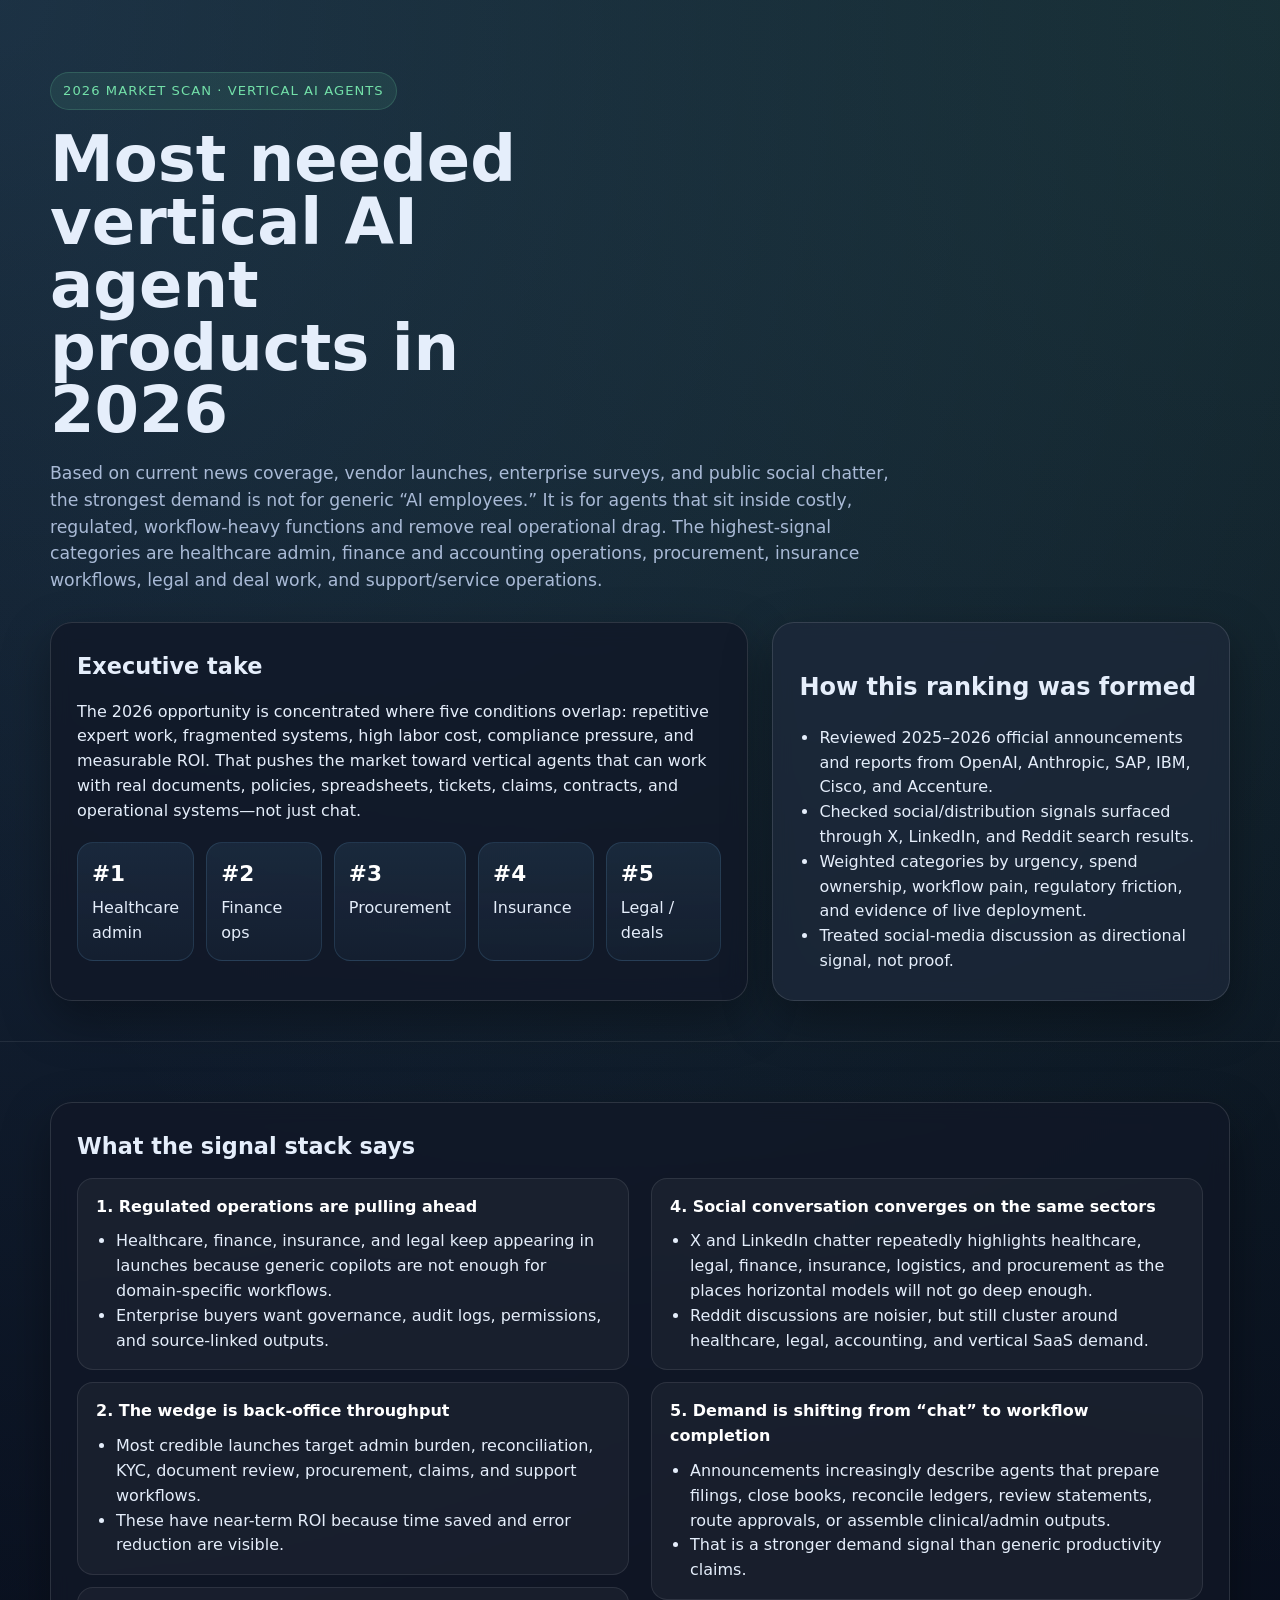
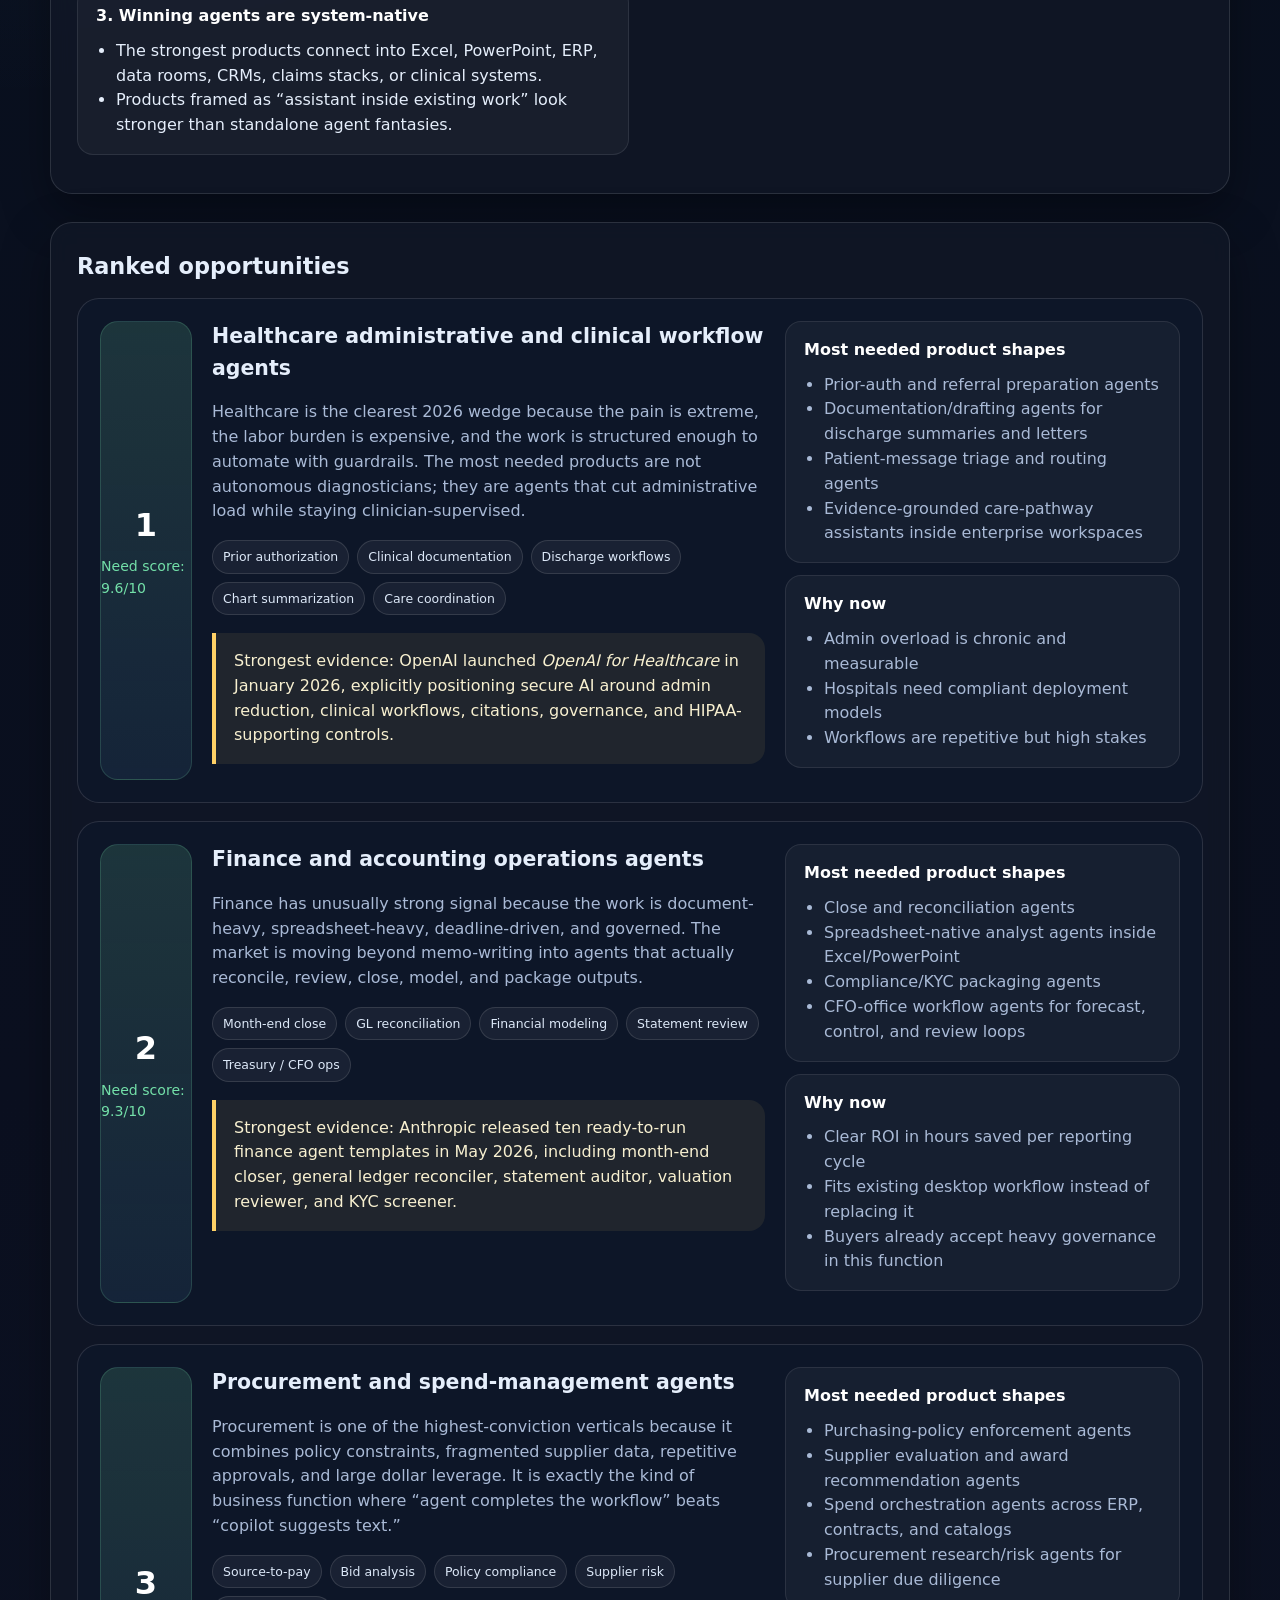
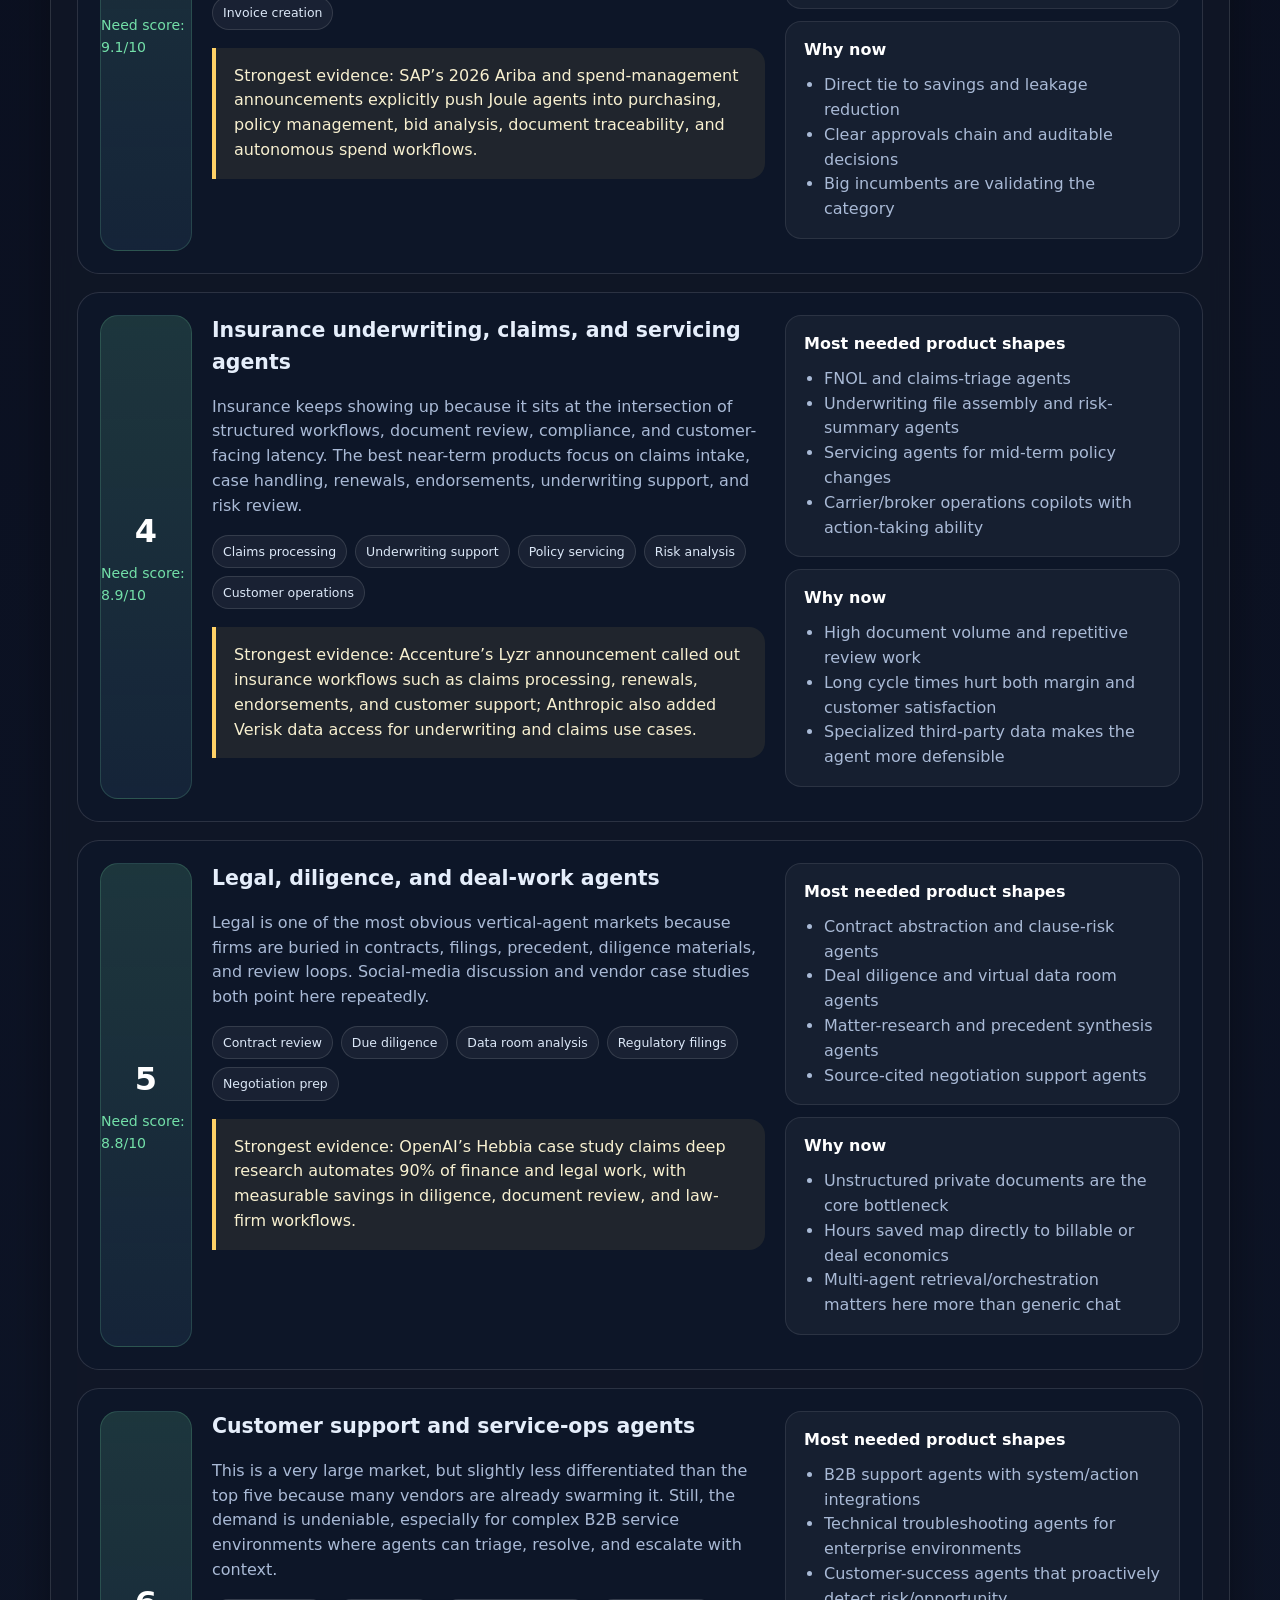
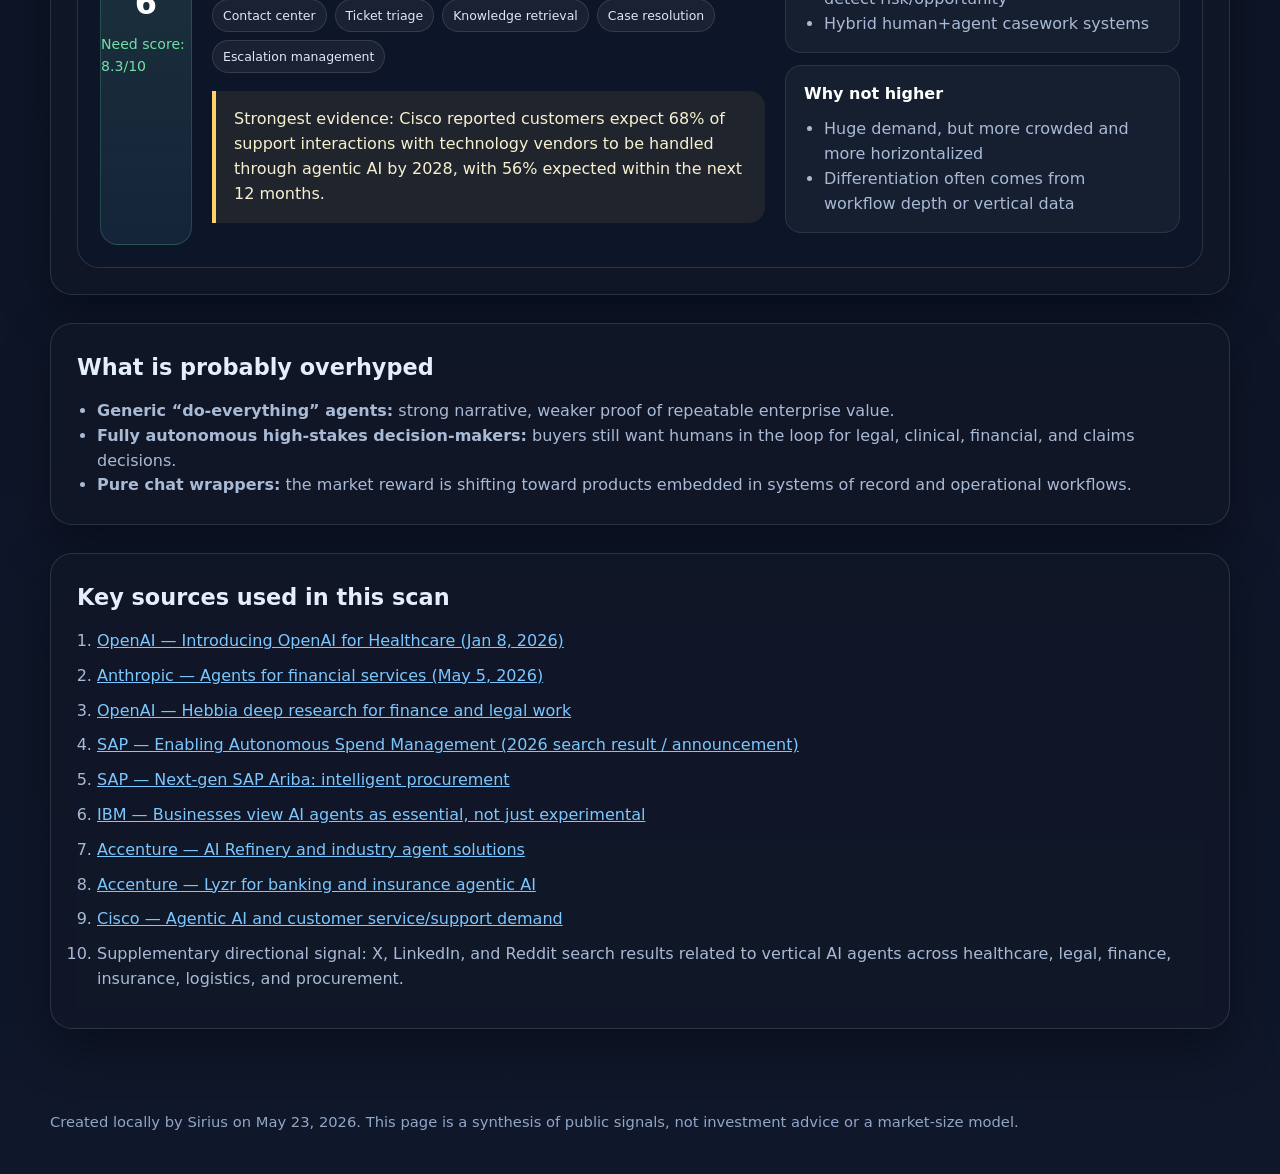
<file: research/vertical-ai-agents-2026/index.before_frontend_upgrade.html>
<!DOCTYPE html>
<html lang="en">
<head>
  <meta charset="UTF-8" />
  <meta name="viewport" content="width=device-width, initial-scale=1.0" />
  <title>Most Needed Vertical AI Agent Products in 2026</title>
  <style>
    :root {
      --bg: #0b1020;
      --panel: rgba(17, 24, 39, 0.78);
      --panel-2: rgba(30, 41, 59, 0.72);
      --text: #e5eefb;
      --muted: #a9bad6;
      --accent: #73e0a9;
      --accent-2: #7cc7ff;
      --warn: #ffd166;
      --border: rgba(255, 255, 255, 0.12);
      --shadow: 0 18px 48px rgba(0, 0, 0, 0.35);
    }

    * { box-sizing: border-box; }
    html { scroll-behavior: smooth; }
    body {
      margin: 0;
      font-family: Inter, ui-sans-serif, system-ui, -apple-system, BlinkMacSystemFont, "Segoe UI", sans-serif;
      background:
        radial-gradient(circle at top left, rgba(124, 199, 255, 0.16), transparent 28%),
        radial-gradient(circle at top right, rgba(115, 224, 169, 0.12), transparent 26%),
        linear-gradient(180deg, #07101d 0%, #0b1020 45%, #0f172a 100%);
      color: var(--text);
      line-height: 1.55;
    }

    a { color: var(--accent-2); }
    .wrap {
      width: min(1180px, calc(100% - 32px));
      margin: 0 auto;
    }

    header {
      padding: 72px 0 40px;
      border-bottom: 1px solid rgba(255, 255, 255, 0.08);
    }

    .eyebrow {
      display: inline-flex;
      align-items: center;
      gap: 8px;
      font-size: 0.82rem;
      letter-spacing: 0.08em;
      text-transform: uppercase;
      color: var(--accent);
      background: rgba(115, 224, 169, 0.09);
      border: 1px solid rgba(115, 224, 169, 0.18);
      border-radius: 999px;
      padding: 8px 12px;
    }

    h1 {
      font-size: clamp(2.4rem, 5vw, 4.8rem);
      line-height: 0.98;
      margin: 18px 0 18px;
      max-width: 12ch;
    }

    .lede {
      max-width: 860px;
      font-size: 1.08rem;
      color: var(--muted);
    }

    .hero-grid {
      display: grid;
      grid-template-columns: 1.45fr 0.95fr;
      gap: 24px;
      margin-top: 28px;
      align-items: stretch;
    }

    .card {
      background: var(--panel);
      border: 1px solid var(--border);
      border-radius: 22px;
      box-shadow: var(--shadow);
      backdrop-filter: blur(10px);
    }

    .summary-card {
      padding: 26px;
    }

    .summary-card h2,
    section h2 {
      font-size: 1.4rem;
      margin: 0 0 14px;
    }

    .ranking-strip {
      display: grid;
      grid-template-columns: repeat(5, 1fr);
      gap: 12px;
      margin-top: 18px;
    }

    .mini-rank {
      padding: 14px;
      border-radius: 16px;
      background: linear-gradient(180deg, rgba(124, 199, 255, 0.09), rgba(124, 199, 255, 0.04));
      border: 1px solid rgba(124, 199, 255, 0.14);
    }

    .mini-rank strong {
      display: block;
      font-size: 1.35rem;
      color: white;
      margin-bottom: 6px;
    }

    .method-card {
      padding: 26px;
      background: var(--panel-2);
    }

    .method-card ul,
    .notes ul,
    .source-list ol,
    .signal-list,
    .product-list,
    .why-list {
      margin: 0;
      padding-left: 20px;
    }

    main {
      padding: 32px 0 64px;
    }

    .section-block {
      margin-top: 28px;
      padding: 26px;
    }

    .rankings {
      display: grid;
      gap: 18px;
    }

    .ranking-card {
      display: grid;
      grid-template-columns: 92px 1.4fr 1fr;
      gap: 20px;
      padding: 22px;
      border-radius: 22px;
      border: 1px solid var(--border);
      background: rgba(15, 23, 42, 0.72);
    }

    .ranking-card .rank {
      display: flex;
      flex-direction: column;
      justify-content: center;
      align-items: center;
      border-radius: 18px;
      background: linear-gradient(180deg, rgba(115, 224, 169, 0.16), rgba(124, 199, 255, 0.08));
      border: 1px solid rgba(115, 224, 169, 0.18);
      min-height: 124px;
    }

    .rank .num {
      font-size: 2rem;
      font-weight: 800;
      color: white;
    }

    .rank .score {
      font-size: 0.88rem;
      color: var(--accent);
      margin-top: 6px;
    }

    .ranking-card h3 {
      margin: 0 0 10px;
      font-size: 1.28rem;
    }

    .ranking-card p,
    .ranking-card li,
    .notes li,
    .source-list li {
      color: var(--muted);
    }

    .badge-row {
      display: flex;
      flex-wrap: wrap;
      gap: 8px;
      margin: 12px 0 14px;
    }

    .badge {
      font-size: 0.78rem;
      padding: 6px 10px;
      border-radius: 999px;
      border: 1px solid rgba(255,255,255,0.12);
      background: rgba(255,255,255,0.05);
      color: #dce8f8;
    }

    .signal-box,
    .product-box {
      padding: 16px 18px;
      border-radius: 16px;
      background: rgba(255,255,255,0.04);
      border: 1px solid rgba(255,255,255,0.09);
      margin-bottom: 12px;
    }

    .signal-box h4,
    .product-box h4 {
      margin: 0 0 10px;
      font-size: 1rem;
      color: #fff;
    }

    .two-col {
      display: grid;
      grid-template-columns: 1fr 1fr;
      gap: 22px;
    }

    .callout {
      margin-top: 18px;
      padding: 16px 18px;
      border-left: 4px solid var(--warn);
      background: rgba(255, 209, 102, 0.08);
      color: #f7f0d0;
      border-radius: 0 16px 16px 0;
    }

    footer {
      padding: 18px 0 40px;
      color: #92a6c7;
      font-size: 0.92rem;
    }

    .source-list li { margin-bottom: 10px; }

    @media (max-width: 960px) {
      .hero-grid,
      .two-col,
      .ranking-card {
        grid-template-columns: 1fr;
      }
      .ranking-strip {
        grid-template-columns: repeat(2, 1fr);
      }
    }

    @media (max-width: 640px) {
      .wrap { width: min(100% - 20px, 1180px); }
      header { padding-top: 44px; }
      .ranking-strip { grid-template-columns: 1fr; }
      .section-block, .summary-card, .method-card, .ranking-card { padding: 18px; }
    }
  </style>
</head>
<body>
  <header>
    <div class="wrap">
      <div class="eyebrow">2026 market scan · vertical AI agents</div>
      <h1>Most needed vertical AI agent products in 2026</h1>
      <p class="lede">
        Based on current news coverage, vendor launches, enterprise surveys, and public social chatter, the strongest demand is not for generic “AI employees.”
        It is for agents that sit inside costly, regulated, workflow-heavy functions and remove real operational drag. The highest-signal categories are healthcare admin,
        finance and accounting operations, procurement, insurance workflows, legal and deal work, and support/service operations.
      </p>

      <div class="hero-grid">
        <div class="card summary-card">
          <h2>Executive take</h2>
          <p>
            The 2026 opportunity is concentrated where five conditions overlap: repetitive expert work, fragmented systems, high labor cost, compliance pressure, and measurable ROI.
            That pushes the market toward vertical agents that can work with real documents, policies, spreadsheets, tickets, claims, contracts, and operational systems—not just chat.
          </p>
          <div class="ranking-strip">
            <div class="mini-rank"><strong>#1</strong>Healthcare admin</div>
            <div class="mini-rank"><strong>#2</strong>Finance ops</div>
            <div class="mini-rank"><strong>#3</strong>Procurement</div>
            <div class="mini-rank"><strong>#4</strong>Insurance</div>
            <div class="mini-rank"><strong>#5</strong>Legal / deals</div>
          </div>
        </div>

        <div class="card method-card">
          <h2>How this ranking was formed</h2>
          <ul>
            <li>Reviewed 2025–2026 official announcements and reports from OpenAI, Anthropic, SAP, IBM, Cisco, and Accenture.</li>
            <li>Checked social/distribution signals surfaced through X, LinkedIn, and Reddit search results.</li>
            <li>Weighted categories by urgency, spend ownership, workflow pain, regulatory friction, and evidence of live deployment.</li>
            <li>Treated social-media discussion as directional signal, not proof.</li>
          </ul>
        </div>
      </div>
    </div>
  </header>

  <main>
    <div class="wrap">
      <section class="card section-block">
        <h2>What the signal stack says</h2>
        <div class="two-col">
          <div>
            <div class="signal-box">
              <h4>1. Regulated operations are pulling ahead</h4>
              <ul class="signal-list">
                <li>Healthcare, finance, insurance, and legal keep appearing in launches because generic copilots are not enough for domain-specific workflows.</li>
                <li>Enterprise buyers want governance, audit logs, permissions, and source-linked outputs.</li>
              </ul>
            </div>
            <div class="signal-box">
              <h4>2. The wedge is back-office throughput</h4>
              <ul class="signal-list">
                <li>Most credible launches target admin burden, reconciliation, KYC, document review, procurement, claims, and support workflows.</li>
                <li>These have near-term ROI because time saved and error reduction are visible.</li>
              </ul>
            </div>
            <div class="signal-box">
              <h4>3. Winning agents are system-native</h4>
              <ul class="signal-list">
                <li>The strongest products connect into Excel, PowerPoint, ERP, data rooms, CRMs, claims stacks, or clinical systems.</li>
                <li>Products framed as “assistant inside existing work” look stronger than standalone agent fantasies.</li>
              </ul>
            </div>
          </div>
          <div>
            <div class="signal-box">
              <h4>4. Social conversation converges on the same sectors</h4>
              <ul class="signal-list">
                <li>X and LinkedIn chatter repeatedly highlights healthcare, legal, finance, insurance, logistics, and procurement as the places horizontal models will not go deep enough.</li>
                <li>Reddit discussions are noisier, but still cluster around healthcare, legal, accounting, and vertical SaaS demand.</li>
              </ul>
            </div>
            <div class="signal-box">
              <h4>5. Demand is shifting from “chat” to workflow completion</h4>
              <ul class="signal-list">
                <li>Announcements increasingly describe agents that prepare filings, close books, reconcile ledgers, review statements, route approvals, or assemble clinical/admin outputs.</li>
                <li>That is a stronger demand signal than generic productivity claims.</li>
              </ul>
            </div>
          </div>
        </div>
      </section>

      <section class="card section-block">
        <h2>Ranked opportunities</h2>
        <div class="rankings">
          <article class="ranking-card">
            <div class="rank"><div class="num">1</div><div class="score">Need score: 9.6/10</div></div>
            <div>
              <h3>Healthcare administrative and clinical workflow agents</h3>
              <p>
                Healthcare is the clearest 2026 wedge because the pain is extreme, the labor burden is expensive, and the work is structured enough to automate with guardrails.
                The most needed products are not autonomous diagnosticians; they are agents that cut administrative load while staying clinician-supervised.
              </p>
              <div class="badge-row">
                <span class="badge">Prior authorization</span>
                <span class="badge">Clinical documentation</span>
                <span class="badge">Discharge workflows</span>
                <span class="badge">Chart summarization</span>
                <span class="badge">Care coordination</span>
              </div>
              <div class="callout">
                Strongest evidence: OpenAI launched <em>OpenAI for Healthcare</em> in January 2026, explicitly positioning secure AI around admin reduction, clinical workflows, citations, governance, and HIPAA-supporting controls.
              </div>
            </div>
            <div>
              <div class="product-box">
                <h4>Most needed product shapes</h4>
                <ul class="product-list">
                  <li>Prior-auth and referral preparation agents</li>
                  <li>Documentation/drafting agents for discharge summaries and letters</li>
                  <li>Patient-message triage and routing agents</li>
                  <li>Evidence-grounded care-pathway assistants inside enterprise workspaces</li>
                </ul>
              </div>
              <div class="product-box">
                <h4>Why now</h4>
                <ul class="why-list">
                  <li>Admin overload is chronic and measurable</li>
                  <li>Hospitals need compliant deployment models</li>
                  <li>Workflows are repetitive but high stakes</li>
                </ul>
              </div>
            </div>
          </article>

          <article class="ranking-card">
            <div class="rank"><div class="num">2</div><div class="score">Need score: 9.3/10</div></div>
            <div>
              <h3>Finance and accounting operations agents</h3>
              <p>
                Finance has unusually strong signal because the work is document-heavy, spreadsheet-heavy, deadline-driven, and governed. The market is moving beyond memo-writing into agents that actually reconcile, review, close, model, and package outputs.
              </p>
              <div class="badge-row">
                <span class="badge">Month-end close</span>
                <span class="badge">GL reconciliation</span>
                <span class="badge">Financial modeling</span>
                <span class="badge">Statement review</span>
                <span class="badge">Treasury / CFO ops</span>
              </div>
              <div class="callout">
                Strongest evidence: Anthropic released ten ready-to-run finance agent templates in May 2026, including month-end closer, general ledger reconciler, statement auditor, valuation reviewer, and KYC screener.
              </div>
            </div>
            <div>
              <div class="product-box">
                <h4>Most needed product shapes</h4>
                <ul class="product-list">
                  <li>Close and reconciliation agents</li>
                  <li>Spreadsheet-native analyst agents inside Excel/PowerPoint</li>
                  <li>Compliance/KYC packaging agents</li>
                  <li>CFO-office workflow agents for forecast, control, and review loops</li>
                </ul>
              </div>
              <div class="product-box">
                <h4>Why now</h4>
                <ul class="why-list">
                  <li>Clear ROI in hours saved per reporting cycle</li>
                  <li>Fits existing desktop workflow instead of replacing it</li>
                  <li>Buyers already accept heavy governance in this function</li>
                </ul>
              </div>
            </div>
          </article>

          <article class="ranking-card">
            <div class="rank"><div class="num">3</div><div class="score">Need score: 9.1/10</div></div>
            <div>
              <h3>Procurement and spend-management agents</h3>
              <p>
                Procurement is one of the highest-conviction verticals because it combines policy constraints, fragmented supplier data, repetitive approvals, and large dollar leverage. It is exactly the kind of business function where “agent completes the workflow” beats “copilot suggests text.”
              </p>
              <div class="badge-row">
                <span class="badge">Source-to-pay</span>
                <span class="badge">Bid analysis</span>
                <span class="badge">Policy compliance</span>
                <span class="badge">Supplier risk</span>
                <span class="badge">Invoice creation</span>
              </div>
              <div class="callout">
                Strongest evidence: SAP’s 2026 Ariba and spend-management announcements explicitly push Joule agents into purchasing, policy management, bid analysis, document traceability, and autonomous spend workflows.
              </div>
            </div>
            <div>
              <div class="product-box">
                <h4>Most needed product shapes</h4>
                <ul class="product-list">
                  <li>Purchasing-policy enforcement agents</li>
                  <li>Supplier evaluation and award recommendation agents</li>
                  <li>Spend orchestration agents across ERP, contracts, and catalogs</li>
                  <li>Procurement research/risk agents for supplier due diligence</li>
                </ul>
              </div>
              <div class="product-box">
                <h4>Why now</h4>
                <ul class="why-list">
                  <li>Direct tie to savings and leakage reduction</li>
                  <li>Clear approvals chain and auditable decisions</li>
                  <li>Big incumbents are validating the category</li>
                </ul>
              </div>
            </div>
          </article>

          <article class="ranking-card">
            <div class="rank"><div class="num">4</div><div class="score">Need score: 8.9/10</div></div>
            <div>
              <h3>Insurance underwriting, claims, and servicing agents</h3>
              <p>
                Insurance keeps showing up because it sits at the intersection of structured workflows, document review, compliance, and customer-facing latency. The best near-term products focus on claims intake, case handling, renewals, endorsements, underwriting support, and risk review.
              </p>
              <div class="badge-row">
                <span class="badge">Claims processing</span>
                <span class="badge">Underwriting support</span>
                <span class="badge">Policy servicing</span>
                <span class="badge">Risk analysis</span>
                <span class="badge">Customer operations</span>
              </div>
              <div class="callout">
                Strongest evidence: Accenture’s Lyzr announcement called out insurance workflows such as claims processing, renewals, endorsements, and customer support; Anthropic also added Verisk data access for underwriting and claims use cases.
              </div>
            </div>
            <div>
              <div class="product-box">
                <h4>Most needed product shapes</h4>
                <ul class="product-list">
                  <li>FNOL and claims-triage agents</li>
                  <li>Underwriting file assembly and risk-summary agents</li>
                  <li>Servicing agents for mid-term policy changes</li>
                  <li>Carrier/broker operations copilots with action-taking ability</li>
                </ul>
              </div>
              <div class="product-box">
                <h4>Why now</h4>
                <ul class="why-list">
                  <li>High document volume and repetitive review work</li>
                  <li>Long cycle times hurt both margin and customer satisfaction</li>
                  <li>Specialized third-party data makes the agent more defensible</li>
                </ul>
              </div>
            </div>
          </article>

          <article class="ranking-card">
            <div class="rank"><div class="num">5</div><div class="score">Need score: 8.8/10</div></div>
            <div>
              <h3>Legal, diligence, and deal-work agents</h3>
              <p>
                Legal is one of the most obvious vertical-agent markets because firms are buried in contracts, filings, precedent, diligence materials, and review loops. Social-media discussion and vendor case studies both point here repeatedly.
              </p>
              <div class="badge-row">
                <span class="badge">Contract review</span>
                <span class="badge">Due diligence</span>
                <span class="badge">Data room analysis</span>
                <span class="badge">Regulatory filings</span>
                <span class="badge">Negotiation prep</span>
              </div>
              <div class="callout">
                Strongest evidence: OpenAI’s Hebbia case study claims deep research automates 90% of finance and legal work, with measurable savings in diligence, document review, and law-firm workflows.
              </div>
            </div>
            <div>
              <div class="product-box">
                <h4>Most needed product shapes</h4>
                <ul class="product-list">
                  <li>Contract abstraction and clause-risk agents</li>
                  <li>Deal diligence and virtual data room agents</li>
                  <li>Matter-research and precedent synthesis agents</li>
                  <li>Source-cited negotiation support agents</li>
                </ul>
              </div>
              <div class="product-box">
                <h4>Why now</h4>
                <ul class="why-list">
                  <li>Unstructured private documents are the core bottleneck</li>
                  <li>Hours saved map directly to billable or deal economics</li>
                  <li>Multi-agent retrieval/orchestration matters here more than generic chat</li>
                </ul>
              </div>
            </div>
          </article>

          <article class="ranking-card">
            <div class="rank"><div class="num">6</div><div class="score">Need score: 8.3/10</div></div>
            <div>
              <h3>Customer support and service-ops agents</h3>
              <p>
                This is a very large market, but slightly less differentiated than the top five because many vendors are already swarming it. Still, the demand is undeniable, especially for complex B2B service environments where agents can triage, resolve, and escalate with context.
              </p>
              <div class="badge-row">
                <span class="badge">Contact center</span>
                <span class="badge">Ticket triage</span>
                <span class="badge">Knowledge retrieval</span>
                <span class="badge">Case resolution</span>
                <span class="badge">Escalation management</span>
              </div>
              <div class="callout">
                Strongest evidence: Cisco reported customers expect 68% of support interactions with technology vendors to be handled through agentic AI by 2028, with 56% expected within the next 12 months.
              </div>
            </div>
            <div>
              <div class="product-box">
                <h4>Most needed product shapes</h4>
                <ul class="product-list">
                  <li>B2B support agents with system/action integrations</li>
                  <li>Technical troubleshooting agents for enterprise environments</li>
                  <li>Customer-success agents that proactively detect risk/opportunity</li>
                  <li>Hybrid human+agent casework systems</li>
                </ul>
              </div>
              <div class="product-box">
                <h4>Why not higher</h4>
                <ul class="why-list">
                  <li>Huge demand, but more crowded and more horizontalized</li>
                  <li>Differentiation often comes from workflow depth or vertical data</li>
                </ul>
              </div>
            </div>
          </article>
        </div>
      </section>

      <section class="card section-block notes">
        <h2>What is probably overhyped</h2>
        <ul>
          <li><strong>Generic “do-everything” agents:</strong> strong narrative, weaker proof of repeatable enterprise value.</li>
          <li><strong>Fully autonomous high-stakes decision-makers:</strong> buyers still want humans in the loop for legal, clinical, financial, and claims decisions.</li>
          <li><strong>Pure chat wrappers:</strong> the market reward is shifting toward products embedded in systems of record and operational workflows.</li>
        </ul>
      </section>

      <section class="card section-block source-list">
        <h2>Key sources used in this scan</h2>
        <ol>
          <li><a href="https://openai.com/index/openai-for-healthcare/">OpenAI — Introducing OpenAI for Healthcare (Jan 8, 2026)</a></li>
          <li><a href="https://www.anthropic.com/news/finance-agents">Anthropic — Agents for financial services (May 5, 2026)</a></li>
          <li><a href="https://openai.com/index/hebbia/">OpenAI — Hebbia deep research for finance and legal work</a></li>
          <li><a href="https://news.sap.com/2026/05/enabling-autonomous-spend-management-ai-connected-processes/">SAP — Enabling Autonomous Spend Management (2026 search result / announcement)</a></li>
          <li><a href="https://news.sap.com/2026/03/next-gen-sap-ariba-foundation-for-intelligent-procurement/">SAP — Next-gen SAP Ariba: intelligent procurement</a></li>
          <li><a href="https://newsroom.ibm.com/2025-06-10-IBM-Study-Businesses-View-AI-Agents-as-Essential,-Not-Just-Experimental">IBM — Businesses view AI agents as essential, not just experimental</a></li>
          <li><a href="https://newsroom.accenture.com/news/2025/accenture-expands-ai-refinery-and-launches-new-industry-agent-solutions-to-accelerate-agentic-ai-adoption">Accenture — AI Refinery and industry agent solutions</a></li>
          <li><a href="https://newsroom.accenture.com/news/2025/accenture-invests-in-lyzr-to-bring-agentic-ai-to-banking-and-insurance-companies">Accenture — Lyzr for banking and insurance agentic AI</a></li>
          <li><a href="https://newsroom.cisco.com/c/r/newsroom/en/us/a/y2025/m05/agentic-ai-poised-to-handle-68-of-customer-service-and-support-interactions-by-2028.html">Cisco — Agentic AI and customer service/support demand</a></li>
          <li>Supplementary directional signal: X, LinkedIn, and Reddit search results related to vertical AI agents across healthcare, legal, finance, insurance, logistics, and procurement.</li>
        </ol>
      </section>
    </div>
  </main>

  <footer>
    <div class="wrap">
      Created locally by Sirius on May 23, 2026. This page is a synthesis of public signals, not investment advice or a market-size model.
    </div>
  </footer>
</body>
</html>
</file>
<file: gallery.css>
/* ============================================================
   Agent Demos — editorial "specimen catalog"
   Fraunces (display serif) + Space Mono (labels/meta)
   Paper-toned, ink-black, hairline-ruled, asymmetric index.
   ============================================================ */

:root {
  --paper: #f4f0e6;
  --paper-2: #efe9db;
  --ink: #1a1714;
  --ink-soft: #5b554c;
  --rule: #1a1714;
  --hair: rgba(26, 23, 20, 0.16);
  --accent: #c8531e;
  --maxw: 1100px;
}

* { box-sizing: border-box; }

html { -webkit-text-size-adjust: 100%; }

body {
  margin: 0;
  background: var(--paper);
  color: var(--ink);
  font-family: "Space Mono", ui-monospace, Menlo, monospace;
  -webkit-font-smoothing: antialiased;
  text-rendering: optimizeLegibility;
  overflow-x: hidden;
}

/* Paper grain / atmosphere */
.grain {
  position: fixed;
  inset: 0;
  z-index: 1;
  pointer-events: none;
  opacity: 0.5;
  mix-blend-mode: multiply;
  background-image: url("data:image/svg+xml,%3Csvg xmlns='http://www.w3.org/2000/svg' width='160' height='160'%3E%3Cfilter id='n'%3E%3CfeTurbulence type='fractalNoise' baseFrequency='0.85' numOctaves='2' stitchTiles='stitch'/%3E%3C/filter%3E%3Crect width='100%25' height='100%25' filter='url(%23n)' opacity='0.5'/%3E%3C/svg%3E");
}
body::before {
  /* warm vignette + faint color field for depth */
  content: "";
  position: fixed;
  inset: 0;
  z-index: 0;
  pointer-events: none;
  background:
    radial-gradient(120% 90% at 85% -10%, rgba(200, 83, 30, 0.10), transparent 55%),
    radial-gradient(120% 100% at 0% 110%, rgba(31, 122, 90, 0.10), transparent 55%);
}

/* ---------- Masthead ---------- */
.masthead {
  position: relative;
  z-index: 2;
  max-width: var(--maxw);
  margin: 0 auto;
  padding: clamp(28px, 5vw, 56px) clamp(22px, 5vw, 48px) clamp(20px, 3vw, 34px);
  border-bottom: 2px solid var(--rule);
}
.mast-row {
  display: flex;
  justify-content: space-between;
  align-items: baseline;
  font-size: 12px;
  letter-spacing: 0.18em;
  font-weight: 700;
}
.mast-meta { color: var(--ink-soft); letter-spacing: 0.14em; }

.mast-title {
  font-family: "Fraunces", Georgia, serif;
  font-weight: 600;
  line-height: 0.82;
  letter-spacing: -0.02em;
  margin: clamp(18px, 4vw, 40px) 0 clamp(16px, 3vw, 30px);
  font-size: clamp(72px, 18vw, 230px);
  font-optical-sizing: auto;
}
.mast-title .l1 { display: block; }
.mast-title .l2 {
  display: block;
  text-align: right;
  font-weight: 300;
}
.mast-title em {
  font-style: italic;
  font-weight: 400;
}

.mast-foot {
  display: flex;
  justify-content: space-between;
  align-items: flex-end;
  gap: 28px;
  flex-wrap: wrap;
}
.lede {
  margin: 0;
  max-width: 48ch;
  font-size: clamp(13px, 1.5vw, 15px);
  line-height: 1.65;
  color: var(--ink-soft);
}
.count {
  margin: 0;
  font-size: 12px;
  font-weight: 700;
  letter-spacing: 0.14em;
  white-space: nowrap;
}

/* ---------- Catalog ---------- */
.catalog {
  position: relative;
  z-index: 2;
  max-width: var(--maxw);
  margin: 0 auto;
  padding: 0 clamp(22px, 5vw, 48px);
}

.entry {
  position: relative;
  display: grid;
  grid-template-columns: clamp(54px, 7vw, 92px) minmax(0, 1fr);
  align-items: start;
  column-gap: clamp(14px, 2.4vw, 36px);
  padding: clamp(26px, 3.4vw, 44px) clamp(18px, 2vw, 28px) clamp(26px, 3.4vw, 44px) 0;
  border-bottom: 1px solid var(--hair);
  text-decoration: none;
  color: var(--ink);
  transition: padding-left 0.42s cubic-bezier(.16,.84,.34,1), background 0.42s ease;

  /* staggered page-load reveal */
  opacity: 0;
  transform: translateY(14px);
  animation: rise 0.7s cubic-bezier(.16,.84,.34,1) forwards;
  animation-delay: var(--delay, 0ms);
}
@keyframes rise { to { opacity: 1; transform: none; } }

.num {
  font-family: "Fraunces", Georgia, serif;
  font-size: clamp(20px, 2.6vw, 30px);
  font-weight: 300;
  line-height: 1;
  padding-top: 0.35em;
  color: var(--ink-soft);
  font-variant-numeric: tabular-nums;
  transition: color 0.4s ease;
}

/* accent stripe that grows on hover */
.stripe {
  position: absolute;
  left: 0;
  top: 0;
  bottom: -1px;
  width: 0;
  background: var(--accent);
  transition: width 0.42s cubic-bezier(.16,.84,.34,1);
}

.head {
  display: flex;
  align-items: baseline;
  justify-content: space-between;
  gap: 18px;
  flex-wrap: wrap;
}
.entry h2 {
  font-family: "Fraunces", Georgia, serif;
  font-weight: 500;
  font-size: clamp(28px, 4.4vw, 52px);
  line-height: 1.0;
  letter-spacing: -0.015em;
  margin: 0;
  transition: transform 0.42s cubic-bezier(.16,.84,.34,1);
}
.desc {
  margin: 14px 0 0;
  max-width: 60ch;
  font-size: clamp(13px, 1.45vw, 15px);
  line-height: 1.65;
  color: var(--ink-soft);
}
.medium {
  display: block;
  margin-top: 16px;
  font-size: 11px;
  letter-spacing: 0.14em;
  font-weight: 700;
  text-transform: uppercase;
  color: var(--ink-soft);
}

.cta {
  flex: none;
  align-self: center;
  font-size: 12px;
  font-weight: 700;
  letter-spacing: 0.16em;
  color: var(--ink);
  white-space: nowrap;
  display: inline-flex;
  align-items: center;
  gap: 8px;
  opacity: 0.28;
  transform: translateX(-4px);
  transition: opacity 0.4s ease, transform 0.42s cubic-bezier(.16,.84,.34,1);
}
.cta .arr { display: inline-block; transition: transform 0.42s cubic-bezier(.16,.84,.34,1); }

/* ---------- Hover (live entries) ---------- */
a.entry:hover {
  padding-left: clamp(20px, 3vw, 44px);
  background: var(--paper-2);
}
a.entry:hover .stripe { width: 5px; }
a.entry:hover .num { color: var(--accent); }
a.entry:hover h2 { transform: translateX(4px); }
a.entry:hover .cta { opacity: 1; transform: none; }
a.entry:hover .cta .arr { transform: translate(3px, -3px); }
a.entry:focus-visible {
  outline: 2px solid var(--accent);
  outline-offset: 4px;
}

/* ---------- Draft entries ---------- */
.entry--draft { cursor: default; }
.entry--draft .num,
.entry--draft h2,
.entry--draft .desc,
.entry--draft .medium { color: var(--ink-soft); opacity: 0.62; }
.entry--draft .cta {
  opacity: 1;
  transform: none;
  color: var(--ink-soft);
  letter-spacing: 0.22em;
}

/* ---------- Colophon ---------- */
.colophon {
  position: relative;
  z-index: 2;
  max-width: var(--maxw);
  margin: clamp(40px, 6vw, 80px) auto 0;
  padding: 20px clamp(22px, 5vw, 48px) clamp(40px, 6vw, 72px);
  border-top: 2px solid var(--rule);
  display: flex;
  justify-content: space-between;
  gap: 16px;
  flex-wrap: wrap;
  font-size: 11px;
  letter-spacing: 0.12em;
  font-weight: 700;
  color: var(--ink-soft);
}
.colophon a { color: var(--ink); text-decoration: none; }
.colophon a:hover { color: var(--accent); }

/* ---------- Responsive ---------- */
@media (max-width: 680px) {
  .entry {
    grid-template-columns: 1fr auto;
    grid-template-areas:
      "num cta"
      "body body";
    gap: 6px 16px;
    align-items: baseline;
  }
  .entry .num { grid-area: num; }
  .entry .body { grid-area: body; }
  .entry .cta { grid-area: cta; opacity: 1; transform: none; align-self: baseline; }
  .entry .stripe { display: none; }
  .head { flex-direction: column; gap: 4px; }
  a.entry:hover { padding-left: 0; }
}

@media (prefers-reduced-motion: reduce) {
  .entry { animation: none; opacity: 1; transform: none; }
  * { transition-duration: 0.001ms !important; }
}
</file>
<file: research/hpb-pubmed-wiki/style.css>
*{box-sizing:border-box}html{scroll-behavior:smooth}body{margin:0;color:#202122;background:#f8f9fa;font:16px/1.58 Inter,system-ui,sans-serif}.skip{position:absolute;left:-999px}.skip:focus{left:1rem;top:1rem;z-index:10;background:#36c;color:white;padding:.6rem 1rem}.wiki-top{position:sticky;top:0;z-index:5;display:grid;grid-template-columns:260px 1fr minmax(260px,420px);gap:1rem;align-items:center;padding:.75rem 1.2rem;background:rgba(255,255,255,.94);border-bottom:1px solid #a2a9b1;backdrop-filter:blur(12px)}.wordmark{display:flex;gap:.7rem;align-items:center}.globe{width:42px;height:42px;border:1px solid #a2a9b1;border-radius:50%;display:grid;place-items:center;font-size:24px;background:#fff}.wordmark strong{display:block;font-family:"Linux Libertine",Georgia,serif;font-size:1.5rem;letter-spacing:-.02em}.wordmark small{display:block;color:#54595d;font-size:.72rem;margin-top:-.25rem}.wiki-top nav{display:flex;gap:.9rem;flex-wrap:wrap}.wiki-top a{color:#36c;text-decoration:none}.wiki-top a:hover{text-decoration:underline}form{display:flex}input{flex:1;border:1px solid #a2a9b1;border-right:0;padding:.55rem .7rem;background:#fff}button{border:1px solid #a2a9b1;background:#f8f9fa;padding:.55rem .85rem;font-weight:600}.layout{display:grid;grid-template-columns:240px minmax(0,1fr);max-width:1460px;margin:0 auto}.sidebar{position:sticky;top:74px;height:calc(100svh - 74px);padding:1.4rem 1rem;border-right:1px solid #c8ccd1;background:#fff}.side-title{font-weight:700;border-bottom:1px solid #c8ccd1;margin:0 0 .8rem;padding-bottom:.4rem}.sidebar a{display:block;color:#36c;text-decoration:none;padding:.35rem 0;font-size:.92rem}.article{background:#fff;min-height:100svh;padding:2rem 3rem 4rem;border-right:1px solid #c8ccd1}.hero{border-bottom:1px solid #a2a9b1;padding-bottom:1.4rem;animation:rise .55s ease both}.kicker{color:#54595d;text-transform:uppercase;letter-spacing:.09em;font-size:.78rem;font-weight:700}h1,h2,h3{font-family:"Linux Libertine",Georgia,serif;font-weight:600;line-height:1.15;color:#000}h1{font-size:clamp(2.4rem,6vw,5.8rem);margin:.1rem 0 .25rem;letter-spacing:-.055em}h2{font-size:2rem;margin:2.2rem 0 .7rem;border-bottom:1px solid #a2a9b1}h3{font-size:1.25rem;margin:.35rem 0}.pronunciation{font-size:1.25rem;color:#54595d;max-width:980px}.notice{border-left:4px solid #36c;background:#f1f5ff;padding:.8rem 1rem;margin-top:1rem;max-width:920px}.lead-grid{display:grid;grid-template-columns:minmax(0,1fr) 330px;gap:2rem;margin-top:1.5rem}.lead-grid p:first-child:first-letter{font-family:"Linux Libertine",Georgia,serif;font-size:4.8rem;line-height:.8;float:left;margin:.12rem .5rem 0 0}.infobox{margin:0;border:1px solid #a2a9b1;background:#f8f9fa;align-self:start}.infobox figcaption{background:#eaf3ff;border-bottom:1px solid #a2a9b1;text-align:center;font-weight:800;padding:.65rem}.infobox dl{display:grid;grid-template-columns:1fr 1.4fr;margin:0}.infobox dt,.infobox dd{border-top:1px solid #eaecf0;margin:0;padding:.55rem .65rem}.infobox dt{font-weight:700;background:#fff}.theme-list{list-style:none;padding:0;margin:0;display:grid;grid-template-columns:repeat(5,1fr);gap:1px;background:#c8ccd1;border:1px solid #c8ccd1}.theme-list li{background:#fff;padding:1rem;transition:transform .18s ease,background .18s ease}.theme-list li:hover{transform:translateY(-4px);background:#f8fbff}.theme-list a{font-weight:800;color:#36c;text-decoration:none}.theme-list p{font-size:.92rem;margin:.45rem 0 0}.papers{display:grid;grid-template-columns:repeat(3,1fr);gap:1rem}.paper{border-top:3px solid #36c;background:#f8f9fa;padding:1rem;min-height:260px;transition:transform .2s ease,box-shadow .2s ease}.paper:hover{transform:translateY(-5px);box-shadow:0 18px 35px rgba(0,0,0,.09)}.pmid{font-size:.75rem;color:#54595d;font-weight:800;letter-spacing:.07em}.paper p{font-size:.93rem;color:#3d4449}.paper a,.references a,td a{color:#36c;text-decoration:none}.paper a:hover,.references a:hover,td a:hover{text-decoration:underline}.columns{columns:2;column-gap:2rem}.table-wrap{overflow:auto;border:1px solid #a2a9b1}table{border-collapse:collapse;width:100%;min-width:900px;background:white}th,td{border:1px solid #c8ccd1;text-align:left;vertical-align:top;padding:.55rem}th{background:#eaecf0}.references li{margin:.55rem 0}.references span{color:#54595d}.wiki-foot{border-top:1px solid #a2a9b1;padding:1.2rem 1.5rem;color:#54595d;background:#fff;text-align:center}@keyframes rise{from{opacity:0;transform:translateY(18px)}to{opacity:1;transform:none}}@media(max-width:1050px){.wiki-top{grid-template-columns:1fr}.layout{grid-template-columns:1fr}.sidebar{position:static;height:auto;border-right:0;border-bottom:1px solid #c8ccd1}.lead-grid,.papers{grid-template-columns:1fr}.theme-list{grid-template-columns:1fr 1fr}.article{padding:1.3rem}}@media(max-width:620px){.wiki-top{padding:.8rem}.wiki-top nav{font-size:.9rem}.article{padding:1rem}.theme-list{grid-template-columns:1fr}h1{font-size:2.65rem}.lead-grid p:first-child:first-letter{font-size:3.8rem}.columns{columns:1}.infobox dl{grid-template-columns:1fr}}
</file>
<file: research/interactive-3d-receipt/style.css>
:root { color-scheme: light; }
* { box-sizing: border-box; }
html, body { margin:0; min-height:100%; }
body {
  background: radial-gradient(circle at 50% 0%, #fdfcfb 0%, #f2f0ea 50%, #e4e1d7 100%);
  font-family: ui-sans-serif, system-ui, -apple-system, BlinkMacSystemFont, "Segoe UI", sans-serif;
  color:#7a7a7a;
}
main {
  min-height:100vh;
  width:min(100%, 1280px);
  margin:0 auto;
  padding:clamp(20px, 4vw, 40px);
  display:flex;
  flex-direction:column;
  align-items:center;
  justify-content:center;
  gap:clamp(18px, 2.6vh, 28px);
}

.stage {
  width:min(100%, 1180px);
  min-height:560px;
  aspect-ratio:1020 / 800;
  height:auto;
  position:relative;
  border-radius:40px;
  background: radial-gradient(circle at 50% 10%, #ffffff 0%, #f6f4ee 45%, #e1ded3 100%);
  box-shadow: 0 40px 120px rgba(50,45,35,.12), 0 10px 30px rgba(50,45,35,.06), inset 0 2px 4px rgba(255,255,255,.9);
  overflow:hidden;
  padding:0 252px 0 0;
}
canvas { width:100%; height:100%; display:block; touch-action:none; cursor:grab; position:absolute; inset:0; z-index:0; }
canvas.grabbing { cursor:grabbing; }

.hint { text-align:center; color:#88837a; font-size:16px; font-weight:500; letter-spacing:.03em; user-select:none; }
.stage > canvas,
.stage > .debug-panel {
  right:252px;
}

.badge {
  position:absolute; left:26px; top:24px; z-index:4; padding:10px 16px; border-radius:999px;
  background:rgba(255,255,255,.65); color:#8a8477; font-size:12px; font-weight:700; letter-spacing:.12em; text-transform:uppercase;
  box-shadow: inset 0 0 0 1px rgba(255,255,255,.8), 0 4px 12px rgba(0,0,0,.03);
  pointer-events:none; backdrop-filter: blur(12px);
}

.control-panel {
  position:absolute; right:22px; top:22px; z-index:5;
  user-select:none;
}
.lab-panel {
  width:min(214px, calc(100vw - 88px)); padding:14px; border-radius:26px;
  color:#716b60;
  background:
    linear-gradient(145deg, rgba(255,255,255,.88), rgba(219,214,200,.74)),
    radial-gradient(circle at 24% 14%, rgba(255,255,255,.9), transparent 38%);
  box-shadow:
    0 22px 50px rgba(55,49,38,.16),
    0 6px 16px rgba(55,49,38,.08),
    inset 0 1px 1px rgba(255,255,255,.95),
    inset 0 -10px 24px rgba(120,105,78,.08);
  backdrop-filter: blur(18px);
}
.lab-panel::before {
  content:""; position:absolute; inset:7px; border-radius:21px; pointer-events:none;
  border:1px solid rgba(255,255,255,.72);
  box-shadow: inset 0 0 0 1px rgba(116,105,86,.08);
}
.panel-title {
  position:relative; z-index:1;
  padding:2px 2px 10px; border-bottom:1px solid rgba(125,113,91,.16);
}
.panel-title span {
  color:#70685d; font-size:12px; font-weight:900; text-transform:uppercase; letter-spacing:.13em;
  text-shadow:0 1px 0 rgba(255,255,255,.9);
}
.control-row { position:relative; z-index:1; margin-top:12px; }
.control-row label {
  display:block; margin:0 0 7px; font-size:10px; font-weight:900; color:#958e80; letter-spacing:.14em; text-transform:uppercase;
  text-shadow:0 1px 0 rgba(255,255,255,.8);
}
.light-row { display:grid; grid-template-columns:1fr 66px; align-items:center; gap:10px; }
.light-row label { margin:0; }
.knob-container {
  width:64px; height:64px; border-radius:50%; position:relative; cursor:grab; touch-action:none;
  background:
    radial-gradient(circle at 36% 30%, #fffef8 0 14%, #f2efe5 36%, #cbc3b0 100%);
  box-shadow:
    0 10px 20px rgba(50,45,35,.16),
    inset 0 -5px 7px rgba(65,55,40,.10),
    inset 0 4px 7px rgba(255,255,255,.92),
    0 0 0 1px rgba(116,105,86,.18);
  display:grid; place-items:center;
}
.knob-container:active { cursor: grabbing; }
.knob-dial {
  width:48px; height:48px; border-radius:50%;
  background: radial-gradient(circle at 35% 35%, #ffffff, #f0eee8 40%, #d6d0c2);
  box-shadow: inset 0 2px 4px rgba(255,255,255,.9), inset 0 -2px 5px rgba(0,0,0,.08), 0 4px 8px rgba(0,0,0,.06);
  transform: rotate(var(--light-angle, 315deg));
  position: relative;
  transition: transform 0.05s linear;
}
.knob-dial::after {
  content: ""; position: absolute; top: 6px; left: 50%; width: 6px; height: 6px;
  margin-left: -3px; border-radius: 50%; background: #ff5a50;
  box-shadow: inset 0 1px 2px rgba(0,0,0,.2), 0 1px 2px rgba(255,255,255,.9);
}
.key-bank { display:grid; grid-template-columns:1fr 1fr; gap:7px; }
.material-key,
.shadow-key,
.reset-button {
  appearance:none; border:0; color:#756d60; font:800 10px/1 ui-sans-serif, system-ui, sans-serif;
  text-transform:uppercase; letter-spacing:.08em; cursor:pointer; position:relative;
  background:linear-gradient(145deg, #fffdf7, #d8d1c1);
  box-shadow:
    0 4px 8px rgba(56,49,38,.12),
    inset 0 1px 1px rgba(255,255,255,.96),
    inset 0 -3px 5px rgba(72,60,42,.08),
    0 0 0 1px rgba(115,102,80,.12);
}
.material-key { min-height:28px; border-radius:10px; }
.material-key:nth-child(5) { grid-column:1 / -1; }
.material-key:hover,
.shadow-key:hover,
.reset-button:hover { color:#5f574c; filter:saturate(1.04); }
.material-key:active,
.shadow-key:active,
.reset-button:active,
.material-key.active,
.shadow-key.active {
  transform:translateY(1px);
  color:#4f493f;
  background:linear-gradient(145deg, #d5cbbb, #fffaf0);
  box-shadow:
    inset 0 3px 8px rgba(80,68,50,.16),
    inset 0 -1px 1px rgba(255,255,255,.75),
    0 1px 2px rgba(56,49,38,.08),
    0 0 0 1px rgba(115,102,80,.16);
}
.segmented-switch {
  display:grid; grid-template-columns:repeat(4, 1fr); gap:0; padding:4px; border-radius:14px;
  background:linear-gradient(145deg, #cfc6b6, #fffdf7);
  box-shadow:inset 0 2px 7px rgba(80,70,55,.18), 0 1px 1px rgba(255,255,255,.8);
}
.shadow-key { height:26px; border-radius:10px; font-size:9px; box-shadow:none; }
.reset-button {
  z-index:1; width:100%; min-height:36px; margin-top:13px; border-radius:14px;
  color:#7b534e;
  background:linear-gradient(145deg, #fff7f2, #d9c5bd);
}
.reset-button::after {
  content:""; position:absolute; inset:5px 8px auto; height:1px; background:rgba(255,255,255,.75);
}

.debug-panel {
  position:absolute; left:26px; bottom:24px; z-index:6;
  min-width:220px; max-width:280px; padding:14px 16px; border-radius:18px;
  background:rgba(28, 25, 20, .72); color:rgba(255,255,255,.86);
  box-shadow:0 14px 42px rgba(30,25,18,.16), inset 0 0 0 1px rgba(255,255,255,.12);
  backdrop-filter:blur(14px); pointer-events:none; user-select:none;
  font:600 11px/1.45 ui-monospace, SFMono-Regular, Menlo, Monaco, Consolas, monospace;
  letter-spacing:.02em;
}
.debug-panel b {
  display:block; margin-bottom:8px; color:#fff; font-size:12px; letter-spacing:.11em; text-transform:uppercase;
}
.debug-panel .debug-grid {
  display:grid; grid-template-columns:auto 1fr; gap:4px 12px;
}
.debug-panel .debug-key { color:rgba(255,255,255,.58); }
.debug-panel .debug-value { text-align:right; color:rgba(255,255,255,.92); }

@media (max-width: 1100px) {
  main {
    justify-content:flex-start;
  }

  .stage {
    min-height:0;
    padding-right:236px;
  }

  .stage > canvas,
  .stage > .debug-panel {
    right:236px;
  }

  .control-panel {
    right:16px;
    top:16px;
  }
}

@media (max-width: 760px) {
  main {
    width:100%;
    padding:16px;
    gap:16px;
  }

  .stage {
    width:100%;
    min-height:0;
    aspect-ratio:auto;
    padding:16px;
    overflow:visible;
    border-radius:28px;
    display:grid;
    grid-template-columns:1fr;
    gap:16px;
  }

  .stage > canvas,
  .stage > .debug-panel {
    right:auto;
  }

  .stage > canvas {
    grid-column:1;
    grid-row:1;
    position:relative !important;
    inset:auto !important;
    width:100% !important;
    height:auto !important;
    aspect-ratio:1020 / 800;
    border-radius:24px;
  }

  .badge {
    top:32px;
    left:32px;
  }

  .control-panel {
    grid-column:1;
    grid-row:2;
    position:relative;
    right:auto;
    top:auto;
    width:100%;
    margin-top:0;
  }

  .lab-panel {
    width:100%;
    max-width:none;
  }

  .debug-panel {
    position:relative;
    left:auto;
    right:auto;
    bottom:auto;
    top:auto;
    margin-top:16px;
    max-width:none;
    min-width:0;
  }

  .hint {
    font-size:14px;
    padding:0 4px 8px;
  }
}

@media (max-width: 480px) {
  .stage {
    padding: 12px;
    padding-right: 12px;
    overflow: visible;
    display: grid;
    grid-template-columns: 1fr;
    gap: 12px;
  }

  .stage > canvas,
  .stage > .debug-panel {
    right: auto;
  }

  .stage > canvas {
    grid-column: 1;
    grid-row: 1;
    position: relative !important;
    inset: auto !important;
    width: 100% !important;
    height: auto !important;
    aspect-ratio: 1020 / 800;
    border-radius: 20px;
  }

  .control-panel {
    grid-column: 1;
    grid-row: 2;
    position: relative;
    right: auto;
    top: auto;
    width: 100%;
    margin-top: 0;
  }

  .lab-panel {
    width: 100%;
    max-width: none;
  }

  .debug-panel {
    position: relative;
    left: auto;
    right: auto;
    bottom: auto;
    top: auto;
    margin-top: 12px;
    max-width: none;
    min-width: 0;
  }
}
</file>
<file: research/physics-canvas-triptych/style.css>
:root {
  color-scheme: dark;
  --bg: #05070d;
  --ink: #f5f7ff;
  --muted: #9aa4bd;
  --line: rgba(255,255,255,.15);
  --hot: #65f6ff;
  --warm: #ffb15f;
  --pink: #ff4fd8;
}
* { box-sizing: border-box; }
html, body { margin: 0; min-height: 100%; overflow: hidden; background: var(--bg); color: var(--ink); font-family: ui-sans-serif, -apple-system, BlinkMacSystemFont, "SF Pro Display", Inter, sans-serif; }
#field { position: fixed; inset: 0; width: 100vw; height: 100vh; display: block; background: radial-gradient(circle at 30% 20%, #152243 0%, #05070d 55%, #02030a 100%); }
.menu-toggle {
  position: fixed; z-index: 3; right: clamp(14px, 3vw, 42px); bottom: clamp(14px, 3vw, 42px);
  color: var(--ink); background: rgba(8,12,24,.74); border: 1px solid rgba(101,246,255,.46); border-radius: 999px;
  padding: 11px 15px; cursor: pointer; font: 800 12px/1 ui-sans-serif, system-ui; letter-spacing: .08em; text-transform: uppercase;
  backdrop-filter: blur(18px); box-shadow: 0 12px 40px rgba(0,0,0,.38); transition: transform .2s ease, background .2s ease;
}
.menu-toggle:hover { transform: translateY(-1px); background: rgba(21,34,67,.82); }
.panel {
  position: fixed; right: clamp(14px, 3vw, 42px); top: clamp(14px, 3vw, 42px); width: min(430px, calc(100vw - 28px));
  padding: 22px; border: 1px solid var(--line); border-radius: 28px; backdrop-filter: blur(22px) saturate(1.3);
  background: linear-gradient(145deg, rgba(8,12,24,.82), rgba(7,9,16,.54)); box-shadow: 0 30px 90px rgba(0,0,0,.45);
  transition: transform .28s ease, opacity .24s ease, visibility .24s ease;
}
.panel.hidden { transform: translateX(calc(100% + 64px)); opacity: 0; visibility: hidden; pointer-events: none; }
body.menu-hidden .menu-toggle { right: clamp(14px, 2vw, 28px); }
.eyebrow { color: var(--hot); letter-spacing: .16em; font-size: 11px; font-weight: 800; }
h1 { margin: 10px 0 8px; font-size: clamp(30px, 5vw, 54px); line-height: .92; letter-spacing: -.06em; }
.lede, .copy p { color: var(--muted); line-height: 1.45; }
.tabs { display: grid; gap: 8px; margin: 18px 0; }
.tab, .controls button { color: var(--ink); background: rgba(255,255,255,.06); border: 1px solid var(--line); border-radius: 999px; padding: 11px 14px; text-align: left; cursor: pointer; font: inherit; transition: .2s ease; }
.tab:hover, .controls button:hover { border-color: rgba(101,246,255,.55); transform: translateY(-1px); }
.tab.active { background: linear-gradient(90deg, rgba(101,246,255,.22), rgba(255,79,216,.14)); border-color: rgba(101,246,255,.8); }
.copy h2 { margin: 0 0 6px; font-size: 20px; }
.copy p { margin: 0; }
.meters { display: grid; grid-template-columns: repeat(3, 1fr); gap: 10px; margin: 18px 0; }
.meters div { min-width: 0; padding: 12px; border: 1px solid var(--line); border-radius: 16px; background: rgba(255,255,255,.045); }
.meters span { display: block; font-size: 22px; font-weight: 850; letter-spacing: -.03em; white-space: nowrap; overflow: hidden; text-overflow: ellipsis; }
.meters label { display: block; margin-top: 2px; font-size: 10px; color: var(--muted); text-transform: uppercase; letter-spacing: .11em; }
.controls { display: flex; gap: 10px; }
.controls button { flex: 1; text-align: center; }
@media (max-width: 760px) {
  body { overflow: hidden; }
  .menu-toggle { right: 12px; bottom: 12px; padding: 10px 12px; }
  .panel { left: 12px; right: 12px; top: auto; bottom: 58px; width: auto; padding: 16px; border-radius: 22px; }
  .panel.hidden { transform: translateY(calc(100% + 86px)); }
  h1 { font-size: 30px; }
  .lede { display: none; }
  .tabs { grid-template-columns: 1fr; margin: 12px 0; }
  .tab { padding: 8px 10px; font-size: 13px; }
  .copy p { display: none; }
  .meters { margin: 12px 0; }
  .meters span { font-size: 16px; }
}
</file>
